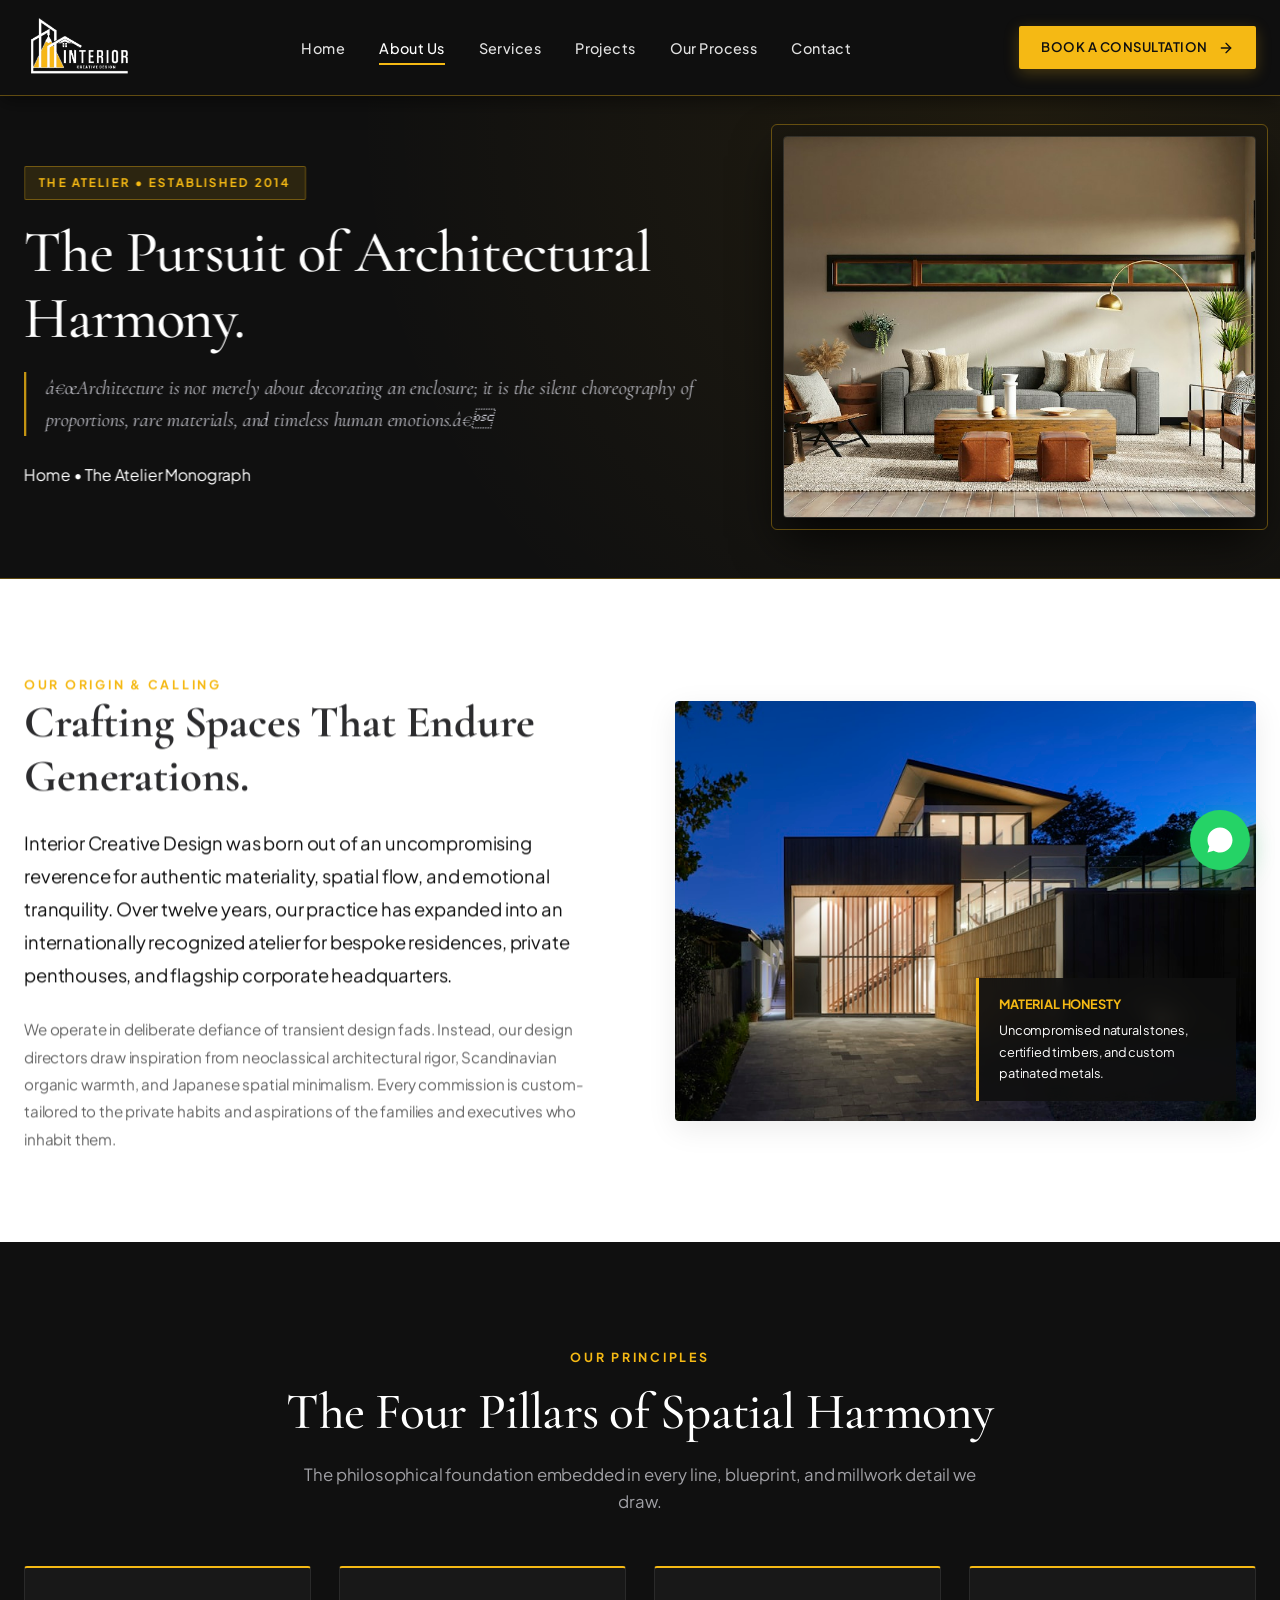
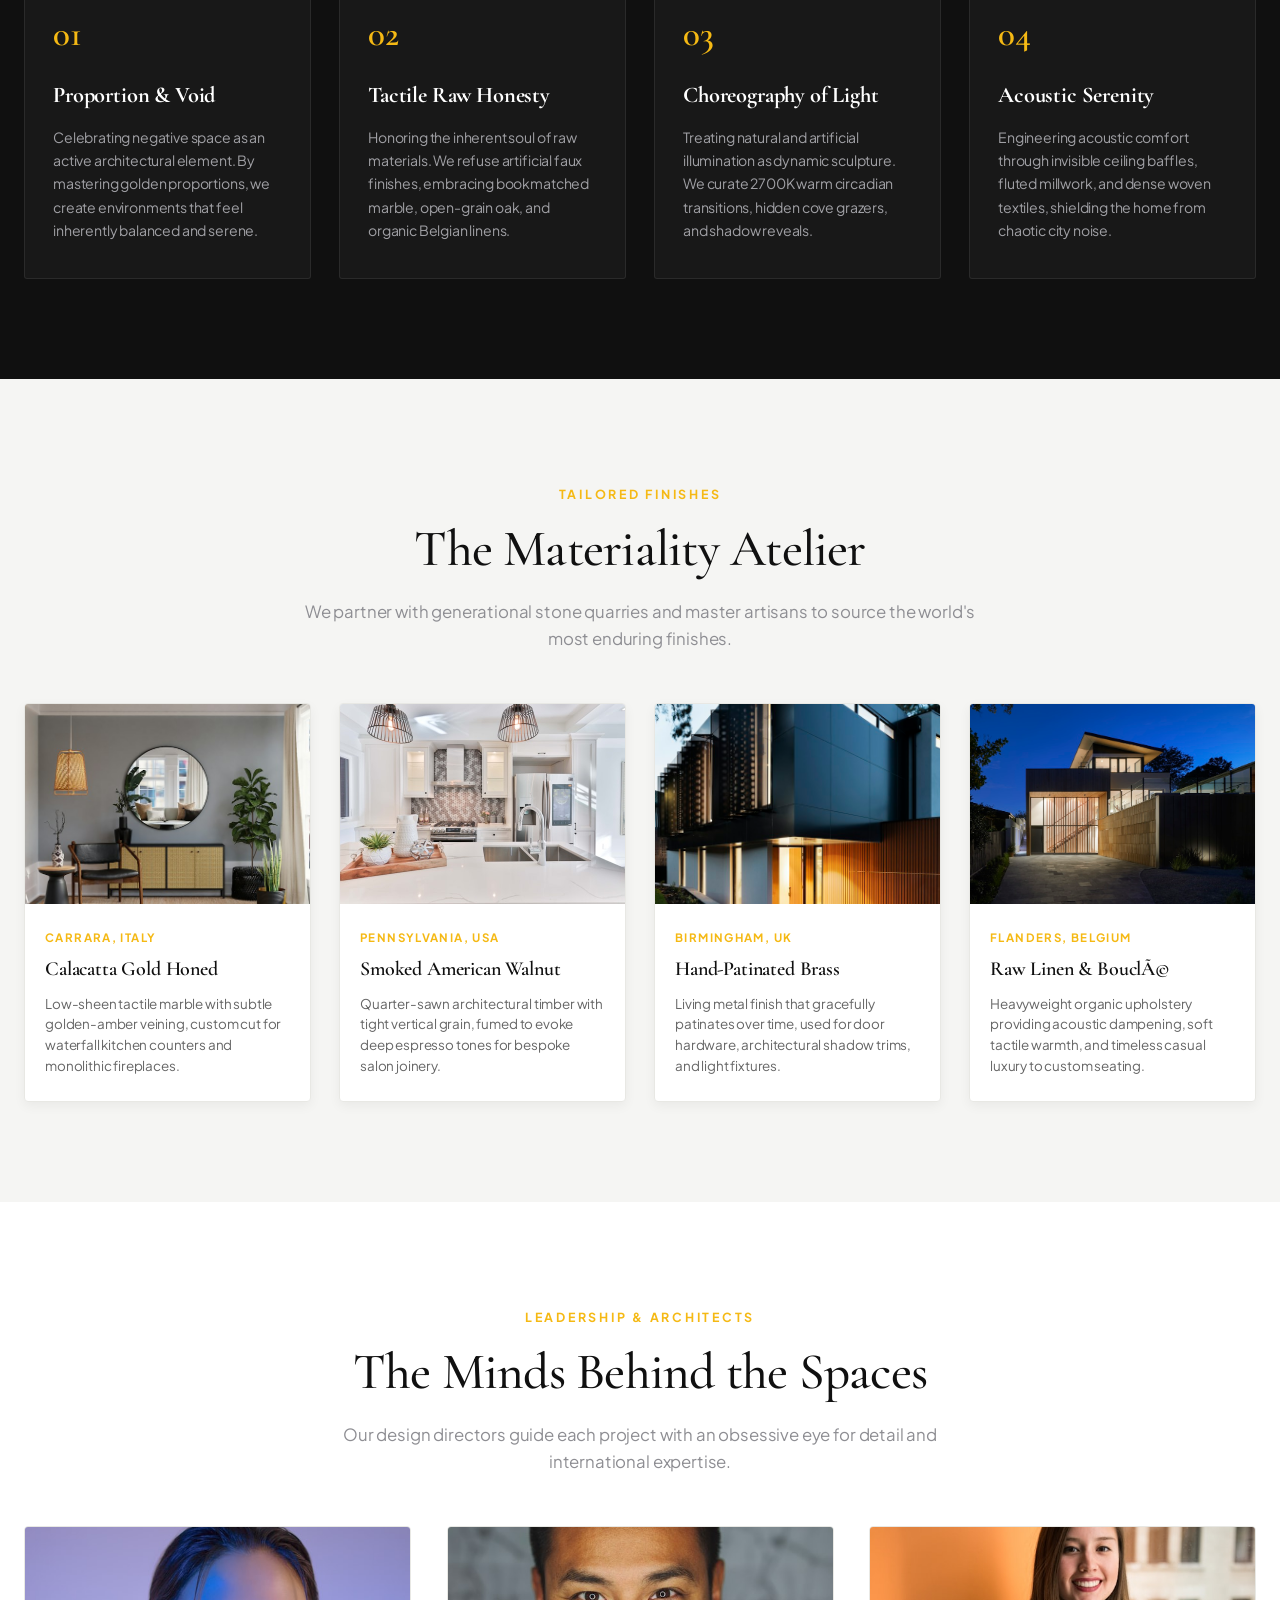
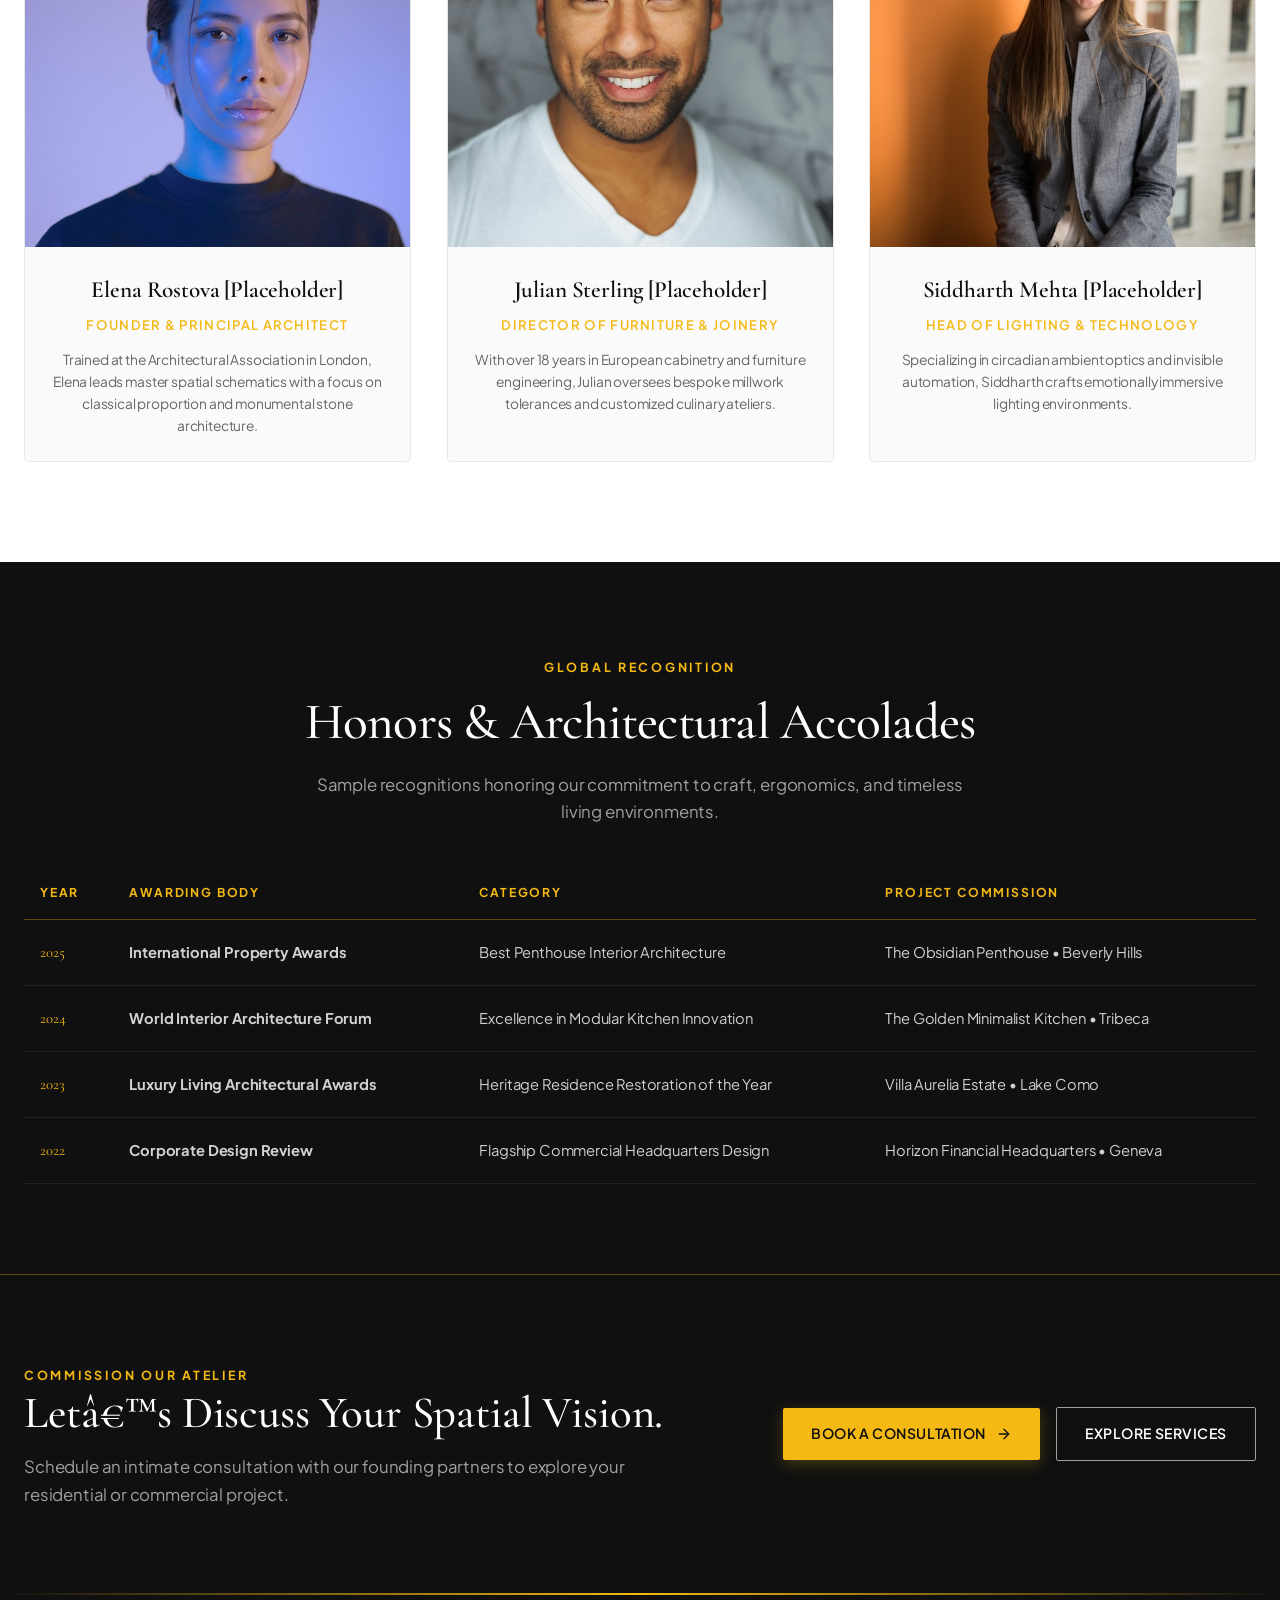
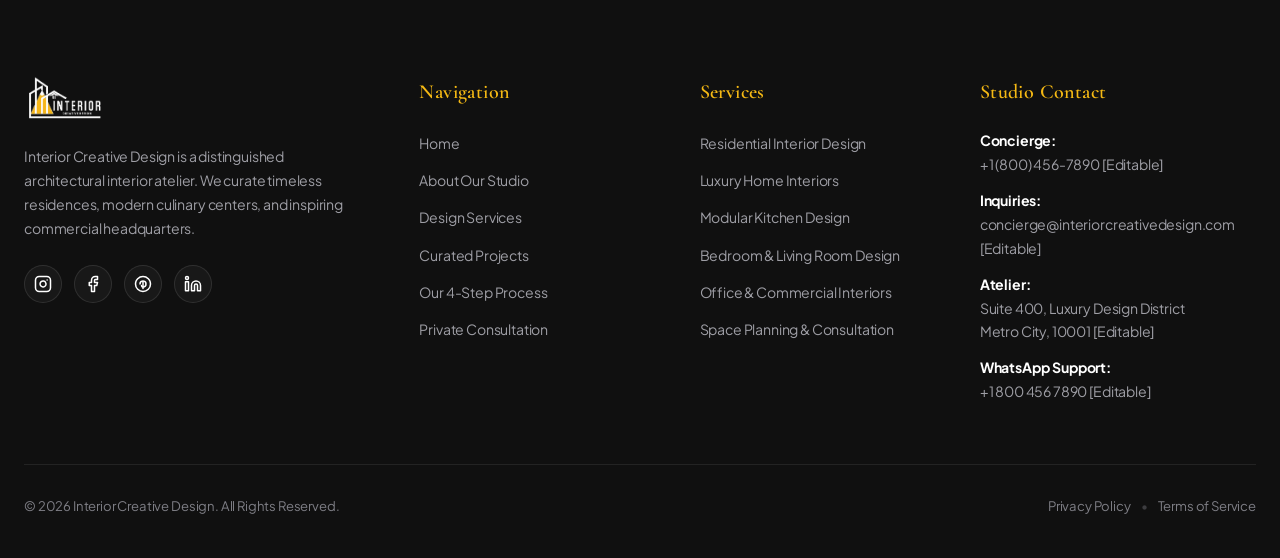
<file: about.html>
﻿<!DOCTYPE html>
<html lang="en">
<head>
  <meta charset="UTF-8">
  <meta name="viewport" content="width=device-width, initial-scale=1.0">
  <title>The Atelier &amp; Ethos | Interior Creative Design</title>
  <meta name="description" content="Explore the architectural monograph, design manifesto, master materials, and leadership team of Interior Creative Design.">
  <link rel="icon" type="image/jpeg" href="assets/images/logo.jpg">

  <!-- Google Fonts -->
  <link rel="preconnect" href="https://fonts.googleapis.com">
  <link rel="preconnect" href="https://fonts.gstatic.com" crossorigin>
  <link href="https://fonts.googleapis.com/css2?family=Cormorant+Garamond:ital,wght@0,400;0,500;0,600;0,700;1,400;1,600&family=Plus+Jakarta+Sans:wght@300;400;500;600;700&display=swap" rel="stylesheet">

  <link rel="stylesheet" href="css/style.css">
</head>
<body>

  <!-- ==================== DISTINCT INNER HEADER ==================== -->
  <header id="site-header" class="site-header inner-header">
    <div class="header-container">
      <a href="index.html" class="brand-logo" aria-label="Interior Creative Design Home">
        <img src="assets/images/logo-light.png" alt="Interior Creative Design Official Brand Logo" class="logo-img logo-light" width="210" height="124">
      </a>

      <nav class="desktop-nav" aria-label="Primary Navigation">
        <ul class="nav-list">
          <li class="nav-item"><a href="index.html" class="nav-link">Home</a></li>
          <li class="nav-item"><a href="about.html" class="nav-link active">About Us</a></li>
          <li class="nav-item"><a href="services.html" class="nav-link">Services</a></li>
          <li class="nav-item"><a href="projects.html" class="nav-link">Projects</a></li>
          <li class="nav-item"><a href="process.html" class="nav-link">Our Process</a></li>
          <li class="nav-item"><a href="contact.html" class="nav-link">Contact</a></li>
        </ul>
      </nav>

      <div class="header-action">
        <a href="contact.html" class="btn btn-gold btn-header">
          <span>Book a Consultation</span>
          <svg class="btn-arrow" width="16" height="16" viewBox="0 0 24 24" fill="none" stroke="currentColor" stroke-width="2" stroke-linecap="round" stroke-linejoin="round" aria-hidden="true"><line x1="5" y1="12" x2="19" y2="12"></line><polyline points="12 5 19 12 12 19"></polyline></svg>
        </a>

        <button id="menu-toggle" class="menu-toggle" aria-label="Toggle navigation menu" aria-expanded="false" aria-controls="mobile-nav">
          <span class="hamburger-bar"></span>
          <span class="hamburger-bar"></span>
          <span class="hamburger-bar"></span>
        </button>
      </div>
    </div>

    <!-- Mobile Drawer -->
    <div id="mobile-nav" class="mobile-nav" aria-hidden="true">
      <div class="mobile-nav-inner">
        <div class="mobile-nav-header">
          <img src="assets/images/logo-light.png" alt="Interior Creative Design Logo" class="mobile-logo">
          <button id="mobile-close" class="mobile-close" aria-label="Close navigation menu">&times;</button>
        </div>
        <ul class="mobile-nav-list">
          <li><a href="index.html" class="mobile-nav-link">Home</a></li>
          <li><a href="about.html" class="mobile-nav-link">About Us</a></li>
          <li><a href="services.html" class="mobile-nav-link">Services</a></li>
          <li><a href="projects.html" class="mobile-nav-link">Projects</a></li>
          <li><a href="process.html" class="mobile-nav-link">Our Process</a></li>
          <li><a href="contact.html" class="mobile-nav-link">Contact</a></li>
        </ul>
        <div class="mobile-nav-footer">
          <a href="contact.html" class="btn btn-gold btn-block mobile-cta">Book a Consultation</a>
        </div>
      </div>
    </div>
    <div id="mobile-overlay" class="mobile-overlay"></div>
  </header>

  <!-- ==================== ASYMMETRICAL EDITORIAL HERO ==================== -->
  <section class="page-hero-editorial" aria-label="Atelier Monograph Header">
    <div class="container">
      <div class="editorial-hero-grid">
        <div class="editorial-hero-content reveal-fade-right">
          <div class="editorial-badge">THE ATELIER &bull; ESTABLISHED 2014</div>
          <h1 class="editorial-hero-title">The Pursuit of Architectural Harmony.</h1>
          <blockquote class="editorial-hero-quote">
            â€œArchitecture is not merely about decorating an enclosure; it is the silent choreography of proportions, rare materials, and timeless human emotions.â€
          </blockquote>
          <div class="breadcrumbs">
            <a href="index.html">Home</a>
            <span class="sep">&bull;</span>
            <span class="current">The Atelier Monograph</span>
          </div>
        </div>

        <div class="editorial-hero-visual reveal-fade-left">
          <div class="editorial-hero-img-box">
            <img src="assets/images/about-studio.jpg" alt="Interior Creative Design Atelier space" class="editorial-hero-img">
          </div>
          <div class="editorial-hero-accent-frame"></div>
        </div>
      </div>
    </div>
  </section>

  <!-- ==================== MONOGRAPH NARRATIVE ==================== -->
  <section class="monograph-intro-section" aria-label="Design Narrative">
    <div class="container">
      <div class="monograph-grid">
        <div class="monograph-text reveal-fade-up">
          <span class="section-tag">OUR ORIGIN &amp; CALLING</span>
          <h2>Crafting Spaces That Endure Generations.</h2>
          <p class="monograph-lead">
            Interior Creative Design was born out of an uncompromising reverence for authentic materiality, spatial flow, and emotional tranquility. Over twelve years, our practice has expanded into an internationally recognized atelier for bespoke residences, private penthouses, and flagship corporate headquarters.
          </p>
          <p style="color: #666; font-size: 0.95rem; line-height: 1.8;">
            We operate in deliberate defiance of transient design fads. Instead, our design directors draw inspiration from neoclassical architectural rigor, Scandinavian organic warmth, and Japanese spatial minimalism. Every commission is custom-tailored to the private habits and aspirations of the families and executives who inhabit them.
          </p>
        </div>

        <div class="reveal-fade-up" style="position: relative;">
          <img src="assets/images/about-detail.jpg" alt="Artisan stone and wood details" style="border-radius: 4px; box-shadow: var(--shadow-md); width: 100%; height: 420px; object-fit: cover;">
          <div style="position: absolute; bottom: 20px; right: 20px; background: rgba(16,16,16,0.9); backdrop-filter: blur(8px); padding: 16px 20px; border-left: 3px solid var(--color-gold); color: #fff; max-width: 260px; font-size: 0.8rem;">
            <strong style="color: var(--color-gold); display: block; margin-bottom: 4px;">MATERIAL HONESTY</strong>
            Uncompromised natural stones, certified timbers, and custom patinated metals.
          </div>
        </div>
      </div>
    </div>
  </section>

  <!-- ==================== THE 4-PILLAR DESIGN MANIFESTO ==================== -->
  <section class="manifesto-section" aria-label="Design Manifesto">
    <div class="container">
      <div class="section-header text-center reveal-fade-up">
        <div class="section-tag-wrapper justify-center">
          <span class="section-tag text-gold">OUR PRINCIPLES</span>
        </div>
        <h2 class="section-title text-white">The Four Pillars of Spatial Harmony</h2>
        <p class="section-subtitle text-gray">The philosophical foundation embedded in every line, blueprint, and millwork detail we draw.</p>
      </div>

      <div class="manifesto-grid">
        <div class="manifesto-card reveal-fade-up" data-delay="100">
          <span class="manifesto-num">01</span>
          <h3 class="manifesto-title">Proportion &amp; Void</h3>
          <p class="manifesto-desc">Celebrating negative space as an active architectural element. By mastering golden proportions, we create environments that feel inherently balanced and serene.</p>
        </div>

        <div class="manifesto-card reveal-fade-up" data-delay="200">
          <span class="manifesto-num">02</span>
          <h3 class="manifesto-title">Tactile Raw Honesty</h3>
          <p class="manifesto-desc">Honoring the inherent soul of raw materials. We refuse artificial faux finishes, embracing bookmatched marble, open-grain oak, and organic Belgian linens.</p>
        </div>

        <div class="manifesto-card reveal-fade-up" data-delay="300">
          <span class="manifesto-num">03</span>
          <h3 class="manifesto-title">Choreography of Light</h3>
          <p class="manifesto-desc">Treating natural and artificial illumination as dynamic sculpture. We curate 2700K warm circadian transitions, hidden cove grazers, and shadow reveals.</p>
        </div>

        <div class="manifesto-card reveal-fade-up" data-delay="400">
          <span class="manifesto-num">04</span>
          <h3 class="manifesto-title">Acoustic Serenity</h3>
          <p class="manifesto-desc">Engineering acoustic comfort through invisible ceiling baffles, fluted millwork, and dense woven textiles, shielding the home from chaotic city noise.</p>
        </div>
      </div>
    </div>
  </section>

  <!-- ==================== MATERIALITY ATELIER (CURATED PALETTE) ==================== -->
  <section class="materials-section" aria-label="Curated Material Library">
    <div class="container">
      <div class="section-header text-center reveal-fade-up">
        <div class="section-tag-wrapper justify-center">
          <span class="section-tag">TAILORED FINISHES</span>
        </div>
        <h2 class="section-title">The Materiality Atelier</h2>
        <p class="section-subtitle">We partner with generational stone quarries and master artisans to source the world's most enduring finishes.</p>
      </div>

      <div class="materials-grid">
        <div class="material-card reveal-fade-up">
          <div class="material-img-box">
            <img src="assets/images/material-marble.jpg" alt="Calacatta Honed Marble" loading="lazy">
          </div>
          <div class="material-body">
            <span class="material-origin">CARRARA, ITALY</span>
            <h3 class="material-name">Calacatta Gold Honed</h3>
            <p class="material-desc">Low-sheen tactile marble with subtle golden-amber veining, custom cut for waterfall kitchen counters and monolithic fireplaces.</p>
          </div>
        </div>

        <div class="material-card reveal-fade-up">
          <div class="material-img-box">
            <img src="assets/images/material-wood.jpg" alt="Quarter-Sawn Smoked Walnut" loading="lazy">
          </div>
          <div class="material-body">
            <span class="material-origin">PENNSYLVANIA, USA</span>
            <h3 class="material-name">Smoked American Walnut</h3>
            <p class="material-desc">Quarter-sawn architectural timber with tight vertical grain, fumed to evoke deep espresso tones for bespoke salon joinery.</p>
          </div>
        </div>

        <div class="material-card reveal-fade-up">
          <div class="material-img-box">
            <img src="assets/images/material-brass.jpg" alt="Patinated Architectural Brass" loading="lazy">
          </div>
          <div class="material-body">
            <span class="material-origin">BIRMINGHAM, UK</span>
            <h3 class="material-name">Hand-Patinated Brass</h3>
            <p class="material-desc">Living metal finish that gracefully patinates over time, used for door hardware, architectural shadow trims, and light fixtures.</p>
          </div>
        </div>

        <div class="material-card reveal-fade-up">
          <div class="material-img-box">
            <img src="assets/images/about-detail.jpg" alt="Belgian Raw BouclÃ©" loading="lazy">
          </div>
          <div class="material-body">
            <span class="material-origin">FLANDERS, BELGIUM</span>
            <h3 class="material-name">Raw Linen &amp; BouclÃ©</h3>
            <p class="material-desc">Heavyweight organic upholstery providing acoustic dampening, soft tactile warmth, and timeless casual luxury to custom seating.</p>
          </div>
        </div>
      </div>
    </div>
  </section>

  <!-- ==================== STUDIO LEADERSHIP TEAM ==================== -->
  <section class="team-section" aria-label="Studio Leadership">
    <div class="container">
      <div class="section-header text-center reveal-fade-up">
        <div class="section-tag-wrapper justify-center">
          <span class="section-tag">LEADERSHIP &amp; ARCHITECTS</span>
        </div>
        <h2 class="section-title">The Minds Behind the Spaces</h2>
        <p class="section-subtitle">Our design directors guide each project with an obsessive eye for detail and international expertise.</p>
      </div>

      <div class="team-grid">
        <div class="team-card reveal-fade-up">
          <div class="team-img-box">
            <img src="assets/images/team-1.jpg" alt="Elena Rostova, Principal Architect" loading="lazy">
          </div>
          <div class="team-body">
            <h3 class="team-name">Elena Rostova [Placeholder]</h3>
            <span class="team-role">Founder &amp; Principal Architect</span>
            <p class="team-bio">Trained at the Architectural Association in London, Elena leads master spatial schematics with a focus on classical proportion and monumental stone architecture.</p>
          </div>
        </div>

        <div class="team-card reveal-fade-up">
          <div class="team-img-box">
            <img src="assets/images/team-2.jpg" alt="Julian Sterling, Director of Millwork" loading="lazy">
          </div>
          <div class="team-body">
            <h3 class="team-name">Julian Sterling [Placeholder]</h3>
            <span class="team-role">Director of Furniture &amp; Joinery</span>
            <p class="team-bio">With over 18 years in European cabinetry and furniture engineering, Julian oversees bespoke millwork tolerances and customized culinary ateliers.</p>
          </div>
        </div>

        <div class="team-card reveal-fade-up">
          <div class="team-img-box">
            <img src="assets/images/team-3.jpg" alt="Siddharth Mehta, Lighting Director" loading="lazy">
          </div>
          <div class="team-body">
            <h3 class="team-name">Siddharth Mehta [Placeholder]</h3>
            <span class="team-role">Head of Lighting &amp; Technology</span>
            <p class="team-bio">Specializing in circadian ambient optics and invisible automation, Siddharth crafts emotionally immersive lighting environments.</p>
          </div>
        </div>
      </div>
    </div>
  </section>

  <!-- ==================== AWARDS & RECOGNITION ==================== -->
  <section class="awards-section" aria-label="Awards and Accolades">
    <div class="container">
      <div class="section-header text-center reveal-fade-up">
        <div class="section-tag-wrapper justify-center">
          <span class="section-tag text-gold">GLOBAL RECOGNITION</span>
        </div>
        <h2 class="section-title text-white">Honors &amp; Architectural Accolades</h2>
        <p class="section-subtitle text-gray">Sample recognitions honoring our commitment to craft, ergonomics, and timeless living environments.</p>
      </div>

      <table class="awards-table reveal-fade-up">
        <thead>
          <tr>
            <th>Year</th>
            <th>Awarding Body</th>
            <th>Category</th>
            <th>Project Commission</th>
          </tr>
        </thead>
        <tbody>
          <tr>
            <td class="award-year">2025</td>
            <td><strong>International Property Awards</strong></td>
            <td>Best Penthouse Interior Architecture</td>
            <td>The Obsidian Penthouse &bull; Beverly Hills</td>
          </tr>
          <tr>
            <td class="award-year">2024</td>
            <td><strong>World Interior Architecture Forum</strong></td>
            <td>Excellence in Modular Kitchen Innovation</td>
            <td>The Golden Minimalist Kitchen &bull; Tribeca</td>
          </tr>
          <tr>
            <td class="award-year">2023</td>
            <td><strong>Luxury Living Architectural Awards</strong></td>
            <td>Heritage Residence Restoration of the Year</td>
            <td>Villa Aurelia Estate &bull; Lake Como</td>
          </tr>
          <tr>
            <td class="award-year">2022</td>
            <td><strong>Corporate Design Review</strong></td>
            <td>Flagship Commercial Headquarters Design</td>
            <td>Horizon Financial Headquarters &bull; Geneva</td>
          </tr>
        </tbody>
      </table>
    </div>
  </section>

  <!-- ==================== CALL TO ACTION BANNER ==================== -->
  <section class="cta-banner-section" aria-label="Book Consultation Banner">
    <div class="container">
      <div class="cta-banner-box reveal-fade-up">
        <div class="cta-banner-text">
          <span class="section-tag text-gold">COMMISSION OUR ATELIER</span>
          <h2 class="cta-banner-title">Letâ€™s Discuss Your Spatial Vision.</h2>
          <p class="cta-banner-subtitle">Schedule an intimate consultation with our founding partners to explore your residential or commercial project.</p>
        </div>
        <div class="cta-banner-actions">
          <a href="contact.html" class="btn btn-gold">
            <span>Book a Consultation</span>
            <svg class="btn-arrow" width="16" height="16" viewBox="0 0 24 24" fill="none" stroke="currentColor" stroke-width="2" stroke-linecap="round" stroke-linejoin="round" aria-hidden="true"><line x1="5" y1="12" x2="19" y2="12"></line><polyline points="12 5 19 12 12 19"></polyline></svg>
          </a>
          <a href="services.html" class="btn btn-outline-white">
            <span>Explore Services</span>
          </a>
        </div>
      </div>
    </div>
  </section>

  <!-- ==================== FOOTER ==================== -->
  <footer class="site-footer" aria-label="Site Footer">
    <div class="footer-gold-bar"></div>
    <div class="container footer-container">
      <div class="footer-grid">
        <div class="footer-col brand-col">
          <a href="index.html" class="footer-logo-link" aria-label="Interior Creative Design Home">
            <img src="assets/images/logo-light.png" alt="Interior Creative Design Official Brand Logo" class="footer-logo" width="220" height="130">
          </a>
          <p class="footer-brand-desc">
            Interior Creative Design is a distinguished architectural interior atelier. We curate timeless residences, modern culinary centers, and inspiring commercial headquarters.
          </p>
          <div class="footer-social-links">
            <a href="https://instagram.com" target="_blank" rel="noopener noreferrer" class="social-icon" aria-label="Instagram"><svg width="18" height="18" viewBox="0 0 24 24" fill="none" stroke="currentColor" stroke-width="2" stroke-linecap="round" stroke-linejoin="round" aria-hidden="true"><rect x="2" y="2" width="20" height="20" rx="5" ry="5"></rect><path d="M16 11.37A4 4 0 1 1 12.63 8 4 4 0 0 1 16 11.37z"></path><line x1="17.5" y1="6.5" x2="17.51" y2="6.5"></line></svg></a>
            <a href="https://facebook.com" target="_blank" rel="noopener noreferrer" class="social-icon" aria-label="Facebook"><svg width="18" height="18" viewBox="0 0 24 24" fill="none" stroke="currentColor" stroke-width="2" stroke-linecap="round" stroke-linejoin="round" aria-hidden="true"><path d="M18 2h-3a5 5 0 0 0-5 5v3H7v4h3v8h4v-8h3l1-4h-4V7a1 1 0 0 1 1-1h3z"></path></svg></a>
            <a href="https://pinterest.com" target="_blank" rel="noopener noreferrer" class="social-icon" aria-label="Pinterest"><svg width="18" height="18" viewBox="0 0 24 24" fill="none" stroke="currentColor" stroke-width="2" stroke-linecap="round" stroke-linejoin="round" aria-hidden="true"><line x1="12" y1="9" x2="12" y2="18"></line><path d="M8 12a4 4 0 1 1 8 0c0 2.2-1.8 4-4 4a2 2 0 0 1-2-2"></path><circle cx="12" cy="12" r="10"></circle></svg></a>
            <a href="https://linkedin.com" target="_blank" rel="noopener noreferrer" class="social-icon" aria-label="LinkedIn"><svg width="18" height="18" viewBox="0 0 24 24" fill="none" stroke="currentColor" stroke-width="2" stroke-linecap="round" stroke-linejoin="round" aria-hidden="true"><path d="M16 8a6 6 0 0 1 6 6v7h-4v-7a2 2 0 0 0-2-2 2 2 0 0 0-2 2v7h-4v-7a6 6 0 0 1 6-6z"></path><rect x="2" y="9" width="4" height="12"></rect><circle cx="4" cy="4" r="2"></circle></svg></a>
          </div>
        </div>

        <div class="footer-col">
          <h4 class="footer-heading">Navigation</h4>
          <ul class="footer-links">
            <li><a href="index.html">Home</a></li>
            <li><a href="about.html">About Our Studio</a></li>
            <li><a href="services.html">Design Services</a></li>
            <li><a href="projects.html">Curated Projects</a></li>
            <li><a href="process.html">Our 4-Step Process</a></li>
            <li><a href="contact.html">Private Consultation</a></li>
          </ul>
        </div>

        <div class="footer-col">
          <h4 class="footer-heading">Services</h4>
          <ul class="footer-links">
            <li><a href="services.html">Residential Interior Design</a></li>
            <li><a href="services.html">Luxury Home Interiors</a></li>
            <li><a href="services.html">Modular Kitchen Design</a></li>
            <li><a href="services.html">Bedroom &amp; Living Room Design</a></li>
            <li><a href="services.html">Office &amp; Commercial Interiors</a></li>
            <li><a href="services.html">Space Planning &amp; Consultation</a></li>
          </ul>
        </div>

        <div class="footer-col">
          <h4 class="footer-heading">Studio Contact</h4>
          <div class="footer-contact-block">
            <p><strong>Concierge:</strong><br><a href="tel:+18004567890">+1 (800) 456-7890</a> [Editable]</p>
            <p><strong>Inquiries:</strong><br><a href="mailto:concierge@interiorcreativedesign.com">concierge@interiorcreativedesign.com</a> [Editable]</p>
            <p><strong>Atelier:</strong><br>Suite 400, Luxury Design District<br>Metro City, 10001 [Editable]</p>
            <p><strong>WhatsApp Support:</strong><br><a href="https://wa.me/18004567890" target="_blank" rel="noopener noreferrer">+1 800 456 7890</a> [Editable]</p>
          </div>
        </div>
      </div>

      <div class="footer-bottom">
        <p class="copyright-text">&copy; 2026 Interior Creative Design. All Rights Reserved.</p>
        <div class="footer-legal">
          <a href="contact.html">Privacy Policy</a>
          <span class="sep">&bull;</span>
          <a href="contact.html">Terms of Service</a>
        </div>
      </div>
    </div>
  </footer>

  <!-- Floating WhatsApp -->
  <aside class="floating-whatsapp" aria-label="Chat on WhatsApp">
    <a href="https://wa.me/18004567890?text=Hello%20Interior%20Creative%20Design%2C%20I%20would%20like%20to%20inquire%20about%20your%20studio." 
       target="_blank" rel="noopener noreferrer" class="whatsapp-btn" aria-label="Direct WhatsApp Consultation">
      <span class="whatsapp-pulse"></span>
      <span class="whatsapp-tooltip">Chat with Our Design Team</span>
      <svg width="30" height="30" viewBox="0 0 24 24" fill="currentColor" aria-hidden="true"><path d="M12.031 6.172c-3.181 0-5.767 2.586-5.768 5.766-.001 1.298.38 2.27 1.019 3.287l-.711 2.598 2.664-.698c.969.584 1.761.888 2.796.888 3.182 0 5.768-2.587 5.768-5.766.001-3.182-2.585-5.775-5.768-5.775zm3.376 8.21c-.141.398-.822.766-1.139.814-.316.048-.711.08-2.072-.484-1.636-.677-2.678-2.359-2.759-2.468-.08-.109-.658-.876-.658-1.671 0-.795.418-1.186.566-1.346.148-.161.323-.201.43-.201.108 0 .216.001.311.006.101.005.236-.038.369.281.139.333.475 1.159.516 1.243.041.084.068.183.013.292-.054.108-.082.176-.162.27-.081.095-.17.212-.243.285-.081.08-.166.168-.071.332.095.163.421.695.903 1.124.621.553 1.144.724 1.307.805.163.081.258.072.354-.039.096-.111.411-.479.52-.643.109-.163.217-.137.366-.082.149.055.945.446 1.107.527.163.081.271.122.311.19.041.068.041.396-.1.794zM12 2C6.477 2 2 6.477 2 12c0 1.89.525 3.66 1.438 5.168L2 22l4.981-1.399C8.423 21.494 10.153 22 12 22c5.523 0 10-4.477 10-10S17.523 2 12 2z"/></svg>
    </a>
  </aside>

  <script src="js/script.js"></script>
</body>
</html>
</file>
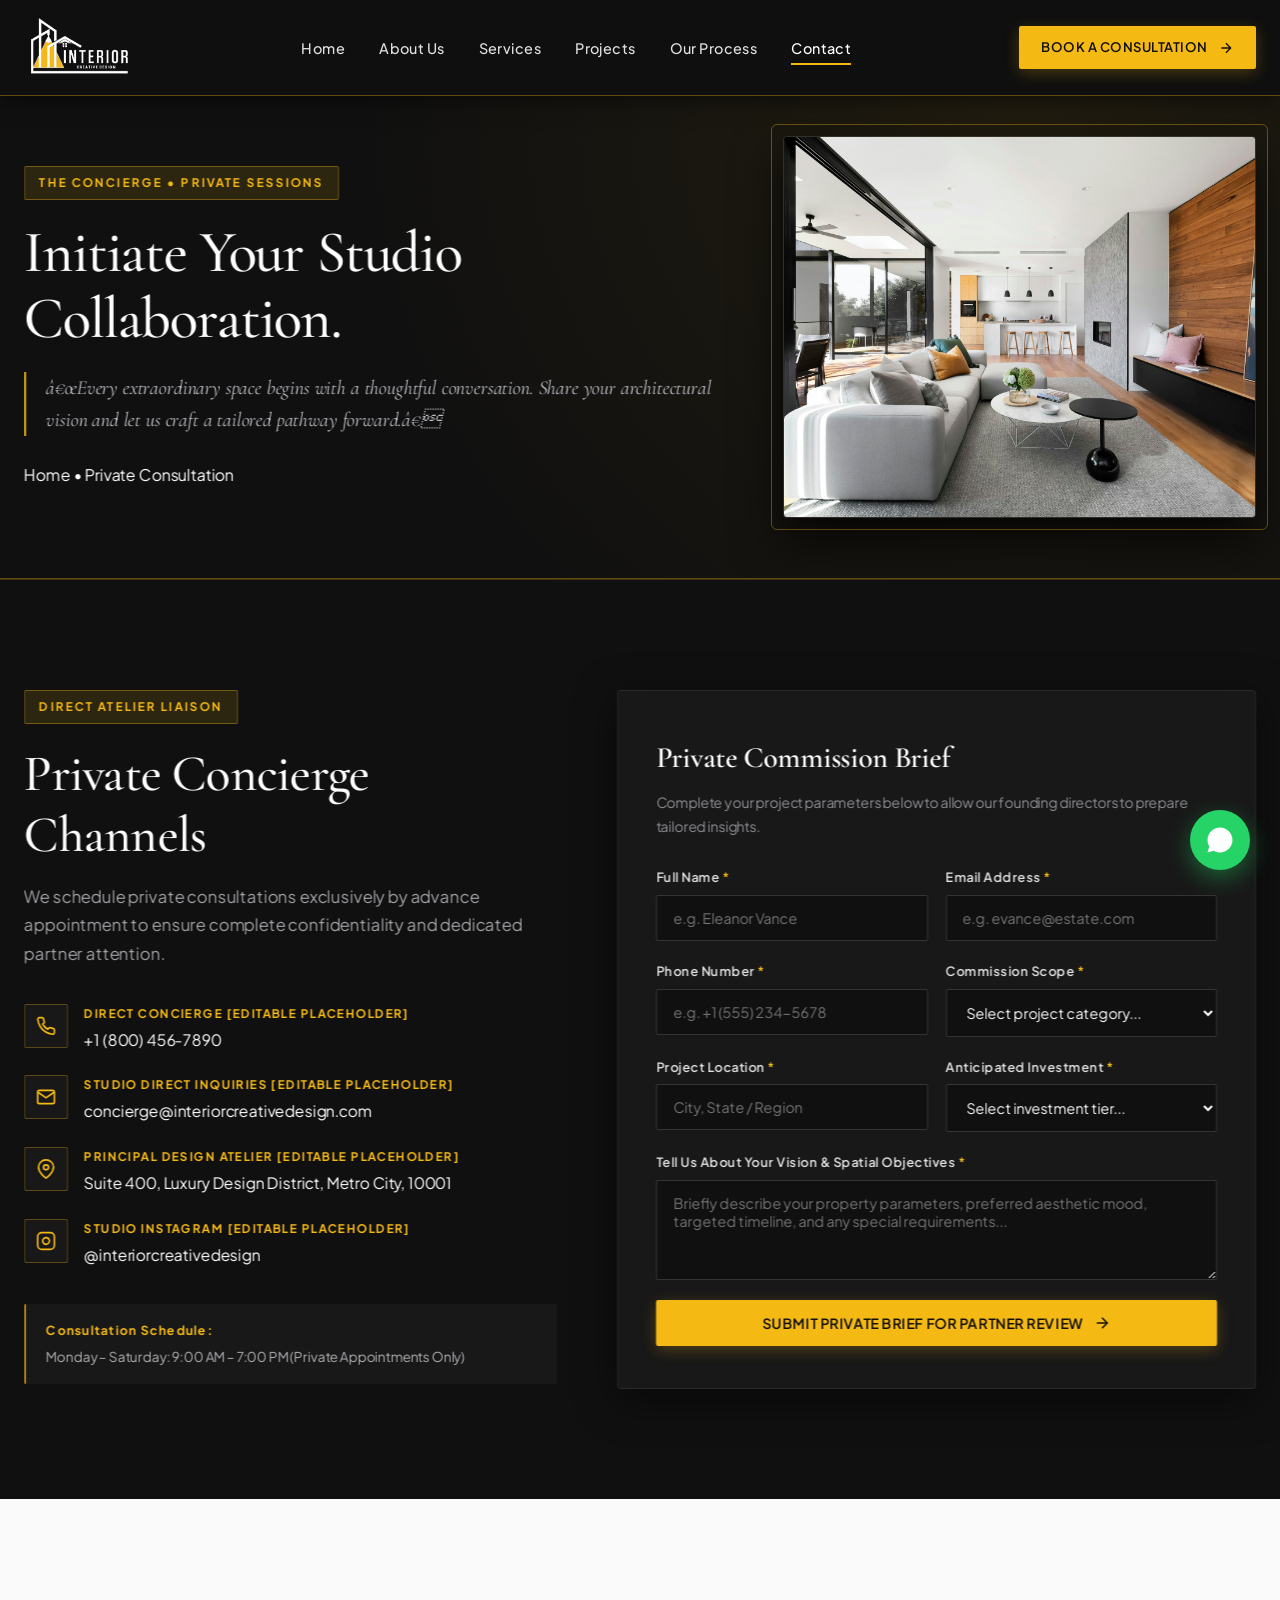
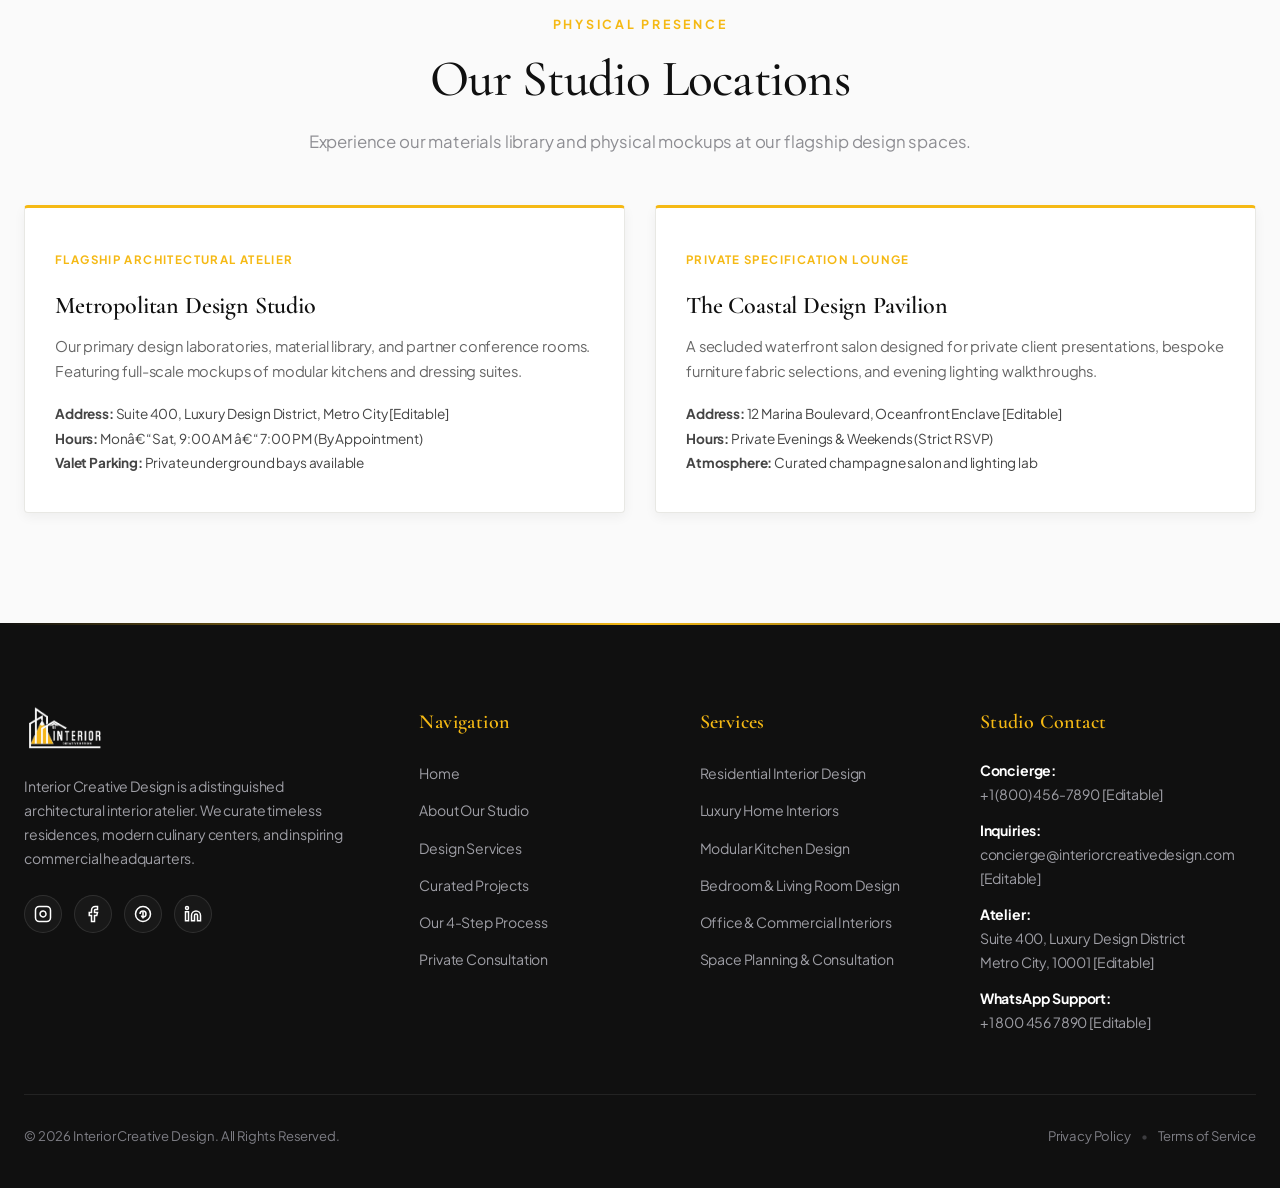
<file: contact.html>
﻿<!DOCTYPE html>
<html lang="en">
<head>
  <meta charset="UTF-8">
  <meta name="viewport" content="width=device-width, initial-scale=1.0">
  <title>Private Consultation &amp; Concierge | Interior Creative Design</title>
  <meta name="description" content="Request an exclusive private consultation at our design atelier or arrange a virtual review of your residential or commercial space.">
  <link rel="icon" type="image/jpeg" href="assets/images/logo.jpg">

  <!-- Google Fonts -->
  <link rel="preconnect" href="https://fonts.googleapis.com">
  <link rel="preconnect" href="https://fonts.gstatic.com" crossorigin>
  <link href="https://fonts.googleapis.com/css2?family=Cormorant+Garamond:ital,wght@0,400;0,500;0,600;0,700;1,400;1,600&family=Plus+Jakarta+Sans:wght@300;400;500;600;700&display=swap" rel="stylesheet">

  <link rel="stylesheet" href="css/style.css">
</head>
<body>

  <!-- ==================== DISTINCT INNER HEADER ==================== -->
  <header id="site-header" class="site-header inner-header">
    <div class="header-container">
      <a href="index.html" class="brand-logo" aria-label="Interior Creative Design Home">
        <img src="assets/images/logo-light.png" alt="Interior Creative Design Official Brand Logo" class="logo-img logo-light" width="210" height="124">
      </a>

      <nav class="desktop-nav" aria-label="Primary Navigation">
        <ul class="nav-list">
          <li class="nav-item"><a href="index.html" class="nav-link">Home</a></li>
          <li class="nav-item"><a href="about.html" class="nav-link">About Us</a></li>
          <li class="nav-item"><a href="services.html" class="nav-link">Services</a></li>
          <li class="nav-item"><a href="projects.html" class="nav-link">Projects</a></li>
          <li class="nav-item"><a href="process.html" class="nav-link">Our Process</a></li>
          <li class="nav-item"><a href="contact.html" class="nav-link active">Contact</a></li>
        </ul>
      </nav>

      <div class="header-action">
        <a href="contact.html" class="btn btn-gold btn-header">
          <span>Book a Consultation</span>
          <svg class="btn-arrow" width="16" height="16" viewBox="0 0 24 24" fill="none" stroke="currentColor" stroke-width="2"><line x1="5" y1="12" x2="19" y2="12"></line><polyline points="12 5 19 12 12 19"></polyline></svg>
        </a>

        <button id="menu-toggle" class="menu-toggle" aria-label="Toggle navigation menu" aria-expanded="false" aria-controls="mobile-nav">
          <span class="hamburger-bar"></span>
          <span class="hamburger-bar"></span>
          <span class="hamburger-bar"></span>
        </button>
      </div>
    </div>

    <!-- Mobile Drawer -->
    <div id="mobile-nav" class="mobile-nav" aria-hidden="true">
      <div class="mobile-nav-inner">
        <div class="mobile-nav-header">
          <img src="assets/images/logo-light.png" alt="Interior Creative Design Logo" class="mobile-logo">
          <button id="mobile-close" class="mobile-close" aria-label="Close navigation menu">&times;</button>
        </div>
        <ul class="mobile-nav-list">
          <li><a href="index.html" class="mobile-nav-link">Home</a></li>
          <li><a href="about.html" class="mobile-nav-link">About Us</a></li>
          <li><a href="services.html" class="mobile-nav-link">Services</a></li>
          <li><a href="projects.html" class="mobile-nav-link">Projects</a></li>
          <li><a href="process.html" class="mobile-nav-link">Our Process</a></li>
          <li><a href="contact.html" class="mobile-nav-link">Contact</a></li>
        </ul>
        <div class="mobile-nav-footer">
          <a href="contact.html" class="btn btn-gold btn-block mobile-cta">Book a Consultation</a>
        </div>
      </div>
    </div>
    <div id="mobile-overlay" class="mobile-overlay"></div>
  </header>

  <!-- ==================== EDITORIAL HERO ==================== -->
  <section class="page-hero-editorial" aria-label="Contact Concierge Header">
    <div class="container">
      <div class="editorial-hero-grid">
        <div class="editorial-hero-content reveal-fade-right">
          <div class="editorial-badge">THE CONCIERGE &bull; PRIVATE SESSIONS</div>
          <h1 class="editorial-hero-title">Initiate Your Studio Collaboration.</h1>
          <blockquote class="editorial-hero-quote">
            â€œEvery extraordinary space begins with a thoughtful conversation. Share your architectural vision and let us craft a tailored pathway forward.â€
          </blockquote>
          <div class="breadcrumbs">
            <a href="index.html">Home</a>
            <span class="sep">&bull;</span>
            <span class="current">Private Consultation</span>
          </div>
        </div>

        <div class="editorial-hero-visual reveal-fade-left">
          <div class="editorial-hero-img-box">
            <img src="assets/images/banner-contact.jpg" alt="Interior Design Studio Consultation Room" class="editorial-hero-img">
          </div>
          <div class="editorial-hero-accent-frame"></div>
        </div>
      </div>
    </div>
  </section>

  <!-- ==================== BESPOKE CONSULTATION FORM & CONCIERGE ==================== -->
  <section class="section contact-section" aria-label="Consultation Form">
    <div class="container">
      <div class="contact-grid">
        
        <!-- Left: Concierge Protocol -->
        <div class="contact-info-panel reveal-fade-right">
          <span class="editorial-badge">DIRECT ATELIER LIAISON</span>
          <h2 class="section-title text-white">Private Concierge Channels</h2>
          <p class="contact-lead text-gray">
            We schedule private consultations exclusively by advance appointment to ensure complete confidentiality and dedicated partner attention.
          </p>

          <div class="contact-details-list">
            <!-- Telephone -->
            <div class="contact-item">
              <div class="contact-icon">
                <svg width="20" height="20" viewBox="0 0 24 24" fill="none" stroke="currentColor" stroke-width="2"><path d="M22 16.92v3a2 2 0 0 1-2.18 2 19.79 19.79 0 0 1-8.63-3.07 19.5 19.5 0 0 1-6-6 19.79 19.79 0 0 1-3.07-8.67A2 2 0 0 1 4.11 2h3a2 2 0 0 1 2 1.72 12.84 12.84 0 0 0 .7 2.81 2 2 0 0 1-.45 2.11L8.09 9.91a16 16 0 0 0 6 6l1.27-1.27a2 2 0 0 1 2.11-.45 12.84 12.84 0 0 0 2.81.7A2 2 0 0 1 22 16.92z"></path></svg>
              </div>
              <div class="contact-text">
                <span class="contact-label">Direct Concierge [Editable Placeholder]</span>
                <a href="tel:+18004567890" class="contact-value">+1 (800) 456-7890</a>
              </div>
            </div>

            <!-- Email -->
            <div class="contact-item">
              <div class="contact-icon">
                <svg width="20" height="20" viewBox="0 0 24 24" fill="none" stroke="currentColor" stroke-width="2"><path d="M4 4h16c1.1 0 2 .9 2 2v12c0 1.1-.9 2-2 2H4c-1.1 0-2-.9-2-2V6c0-1.1.9-2 2-2z"></path><polyline points="22,6 12,13 2,6"></polyline></svg>
              </div>
              <div class="contact-text">
                <span class="contact-label">Studio Direct Inquiries [Editable Placeholder]</span>
                <a href="mailto:concierge@interiorcreativedesign.com" class="contact-value">concierge@interiorcreativedesign.com</a>
              </div>
            </div>

            <!-- Atelier Address -->
            <div class="contact-item">
              <div class="contact-icon">
                <svg width="20" height="20" viewBox="0 0 24 24" fill="none" stroke="currentColor" stroke-width="2"><path d="M21 10c0 7-9 13-9 13s-9-6-9-13a9 9 0 0 1 18 0z"></path><circle cx="12" cy="10" r="3"></circle></svg>
              </div>
              <div class="contact-text">
                <span class="contact-label">Principal Design Atelier [Editable Placeholder]</span>
                <span class="contact-value">Suite 400, Luxury Design District, Metro City, 10001</span>
              </div>
            </div>

            <!-- WhatsApp -->
            <div class="contact-item">
              <div class="contact-icon">
                <svg width="20" height="20" viewBox="0 0 24 24" fill="none" stroke="currentColor" stroke-width="2"><rect x="2" y="2" width="20" height="20" rx="5" ry="5"></rect><path d="M16 11.37A4 4 0 1 1 12.63 8 4 4 0 0 1 16 11.37z"></path><line x1="17.5" y1="6.5" x2="17.51" y2="6.5"></line></svg>
              </div>
              <div class="contact-text">
                <span class="contact-label">Studio Instagram [Editable Placeholder]</span>
                <a href="https://instagram.com" target="_blank" rel="noopener noreferrer" class="contact-value">@interiorcreativedesign</a>
              </div>
            </div>
          </div>

          <div class="studio-hours">
            <span class="hours-title">Consultation Schedule:</span>
            <p>Monday &ndash; Saturday: 9:00 AM &ndash; 7:00 PM (Private Appointments Only)</p>
          </div>
        </div>

        <!-- Right: Bespoke Questionnaire Form -->
        <div class="contact-form-panel reveal-fade-left">
          <div class="form-wrapper">
            <h3 class="form-title">Private Commission Brief</h3>
            <p class="form-subtitle">Complete your project parameters below to allow our founding directors to prepare tailored insights.</p>
            
            <form id="consultation-form" class="consultation-form" novalidate>
              
              <div class="form-row">
                <div class="form-group">
                  <label for="client-name" class="form-label">Full Name <span class="text-gold">*</span></label>
                  <input type="text" id="client-name" name="name" class="form-input" placeholder="e.g. Eleanor Vance" required>
                  <span class="form-error-msg" id="name-error">Please enter your full name</span>
                </div>
                
                <div class="form-group">
                  <label for="client-email" class="form-label">Email Address <span class="text-gold">*</span></label>
                  <input type="email" id="client-email" name="email" class="form-input" placeholder="e.g. evance@estate.com" required>
                  <span class="form-error-msg" id="email-error">Please enter a valid email address</span>
                </div>
              </div>

              <div class="form-row">
                <div class="form-group">
                  <label for="client-phone" class="form-label">Phone Number <span class="text-gold">*</span></label>
                  <input type="tel" id="client-phone" name="phone" class="form-input" placeholder="e.g. +1 (555) 234-5678" required>
                  <span class="form-error-msg" id="phone-error">Please enter your telephone number</span>
                </div>

                <div class="form-group">
                  <label for="project-type" class="form-label">Commission Scope <span class="text-gold">*</span></label>
                  <select id="project-type" name="projectType" class="form-select" required>
                    <option value="" disabled selected>Select project category...</option>
                    <option value="Residential Villa / Apartment">Residential Villa / Apartment</option>
                    <option value="Luxury Penthouse Renovation">Luxury Penthouse Renovation</option>
                    <option value="Modular Kitchen Design">Modular Kitchen Design</option>
                    <option value="Bedroom &amp; Living Room Suite">Bedroom &amp; Living Room Suite</option>
                    <option value="Commercial Office / Showroom">Commercial Office / Showroom</option>
                    <option value="Full Space Planning &amp; Advisory">Full Space Planning &amp; Advisory</option>
                  </select>
                  <span class="form-error-msg" id="projectType-error">Please select a project type</span>
                </div>
              </div>

              <div class="form-row">
                <div class="form-group">
                  <label for="project-location" class="form-label">Project Location <span class="text-gold">*</span></label>
                  <input type="text" id="project-location" name="location" class="form-input" placeholder="City, State / Region" required>
                  <span class="form-error-msg" id="location-error">Please enter your project location</span>
                </div>

                <div class="form-group">
                  <label for="project-budget" class="form-label">Anticipated Investment <span class="text-gold">*</span></label>
                  <select id="project-budget" name="budget" class="form-select" required>
                    <option value="" disabled selected>Select investment tier...</option>
                    <option value="$25,000 â€“ $50,000">$25,000 â€“ $50,000</option>
                    <option value="$50,000 â€“ $100,000">$50,000 â€“ $100,000</option>
                    <option value="$100,000 â€“ $250,000">$100,000 â€“ $250,000</option>
                    <option value="$250,000+ (Ultra Luxury)">$250,000+ (Ultra Luxury)</option>
                    <option value="Flexible / To Be Discussed">Flexible / To Be Discussed</option>
                  </select>
                  <span class="form-error-msg" id="budget-error">Please select an estimated budget</span>
                </div>
              </div>

              <div class="form-group">
                <label for="client-message" class="form-label">Tell Us About Your Vision &amp; Spatial Objectives <span class="text-gold">*</span></label>
                <textarea id="client-message" name="message" class="form-textarea" rows="4" placeholder="Briefly describe your property parameters, preferred aesthetic mood, targeted timeline, and any special requirements..." required></textarea>
                <span class="form-error-msg" id="message-error">Please describe your project requirements</span>
              </div>

              <div class="form-action">
                <button type="submit" id="submit-btn" class="btn btn-gold btn-block">
                  <span>Submit Private Brief for Partner Review</span>
                  <svg width="18" height="18" viewBox="0 0 24 24" fill="none" stroke="currentColor" stroke-width="2"><line x1="5" y1="12" x2="19" y2="12"></line><polyline points="12 5 19 12 12 19"></polyline></svg>
                </button>
              </div>

              <div id="form-success" class="form-success-box" role="alert" aria-live="polite">
                <div class="success-icon">
                  <svg width="24" height="24" viewBox="0 0 24 24" fill="none" stroke="currentColor" stroke-width="2"><path d="M22 11.08V12a10 10 0 1 1-5.93-9.14"></path><polyline points="22 4 12 14.01 9 11.01"></polyline></svg>
                </div>
                <div class="success-text">
                  <h4 class="success-title">Brief Received by Partner Office!</h4>
                  <p id="success-message">Thank you. Our senior design director will review your project requirements and contact you within 24 business hours to arrange your private design consultation.</p>
                </div>
              </div>

            </form>
          </div>
        </div>

      </div>
    </div>
  </section>

  <!-- ==================== STUDIO ATELIER LOCATIONS ==================== -->
  <section class="section" style="background-color: #FAFAFA;" aria-label="Studio Atelier Locations">
    <div class="container">
      <div class="section-header text-center reveal-fade-up">
        <div class="section-tag-wrapper justify-center">
          <span class="section-tag">PHYSICAL PRESENCE</span>
        </div>
        <h2 class="section-title">Our Studio Locations</h2>
        <p class="section-subtitle">Experience our materials library and physical mockups at our flagship design spaces.</p>
      </div>

      <div class="location-cards-grid">
        <div class="location-card reveal-fade-up">
          <span class="location-tag">FLAGSHIP ARCHITECTURAL ATELIER</span>
          <h3 class="location-name">Metropolitan Design Studio</h3>
          <p style="color: #666; font-size: 0.92rem; line-height: 1.7; margin-bottom: 18px;">
            Our primary design laboratories, material library, and partner conference rooms. Featuring full-scale mockups of modular kitchens and dressing suites.
          </p>
          <div style="font-size: 0.85rem; color: #444; line-height: 1.8;">
            <p><strong>Address:</strong> Suite 400, Luxury Design District, Metro City [Editable]</p>
            <p><strong>Hours:</strong> Monâ€“Sat, 9:00 AM â€“ 7:00 PM (By Appointment)</p>
            <p><strong>Valet Parking:</strong> Private underground bays available</p>
          </div>
        </div>

        <div class="location-card reveal-fade-up">
          <span class="location-tag">PRIVATE SPECIFICATION LOUNGE</span>
          <h3 class="location-name">The Coastal Design Pavilion</h3>
          <p style="color: #666; font-size: 0.92rem; line-height: 1.7; margin-bottom: 18px;">
            A secluded waterfront salon designed for private client presentations, bespoke furniture fabric selections, and evening lighting walkthroughs.
          </p>
          <div style="font-size: 0.85rem; color: #444; line-height: 1.8;">
            <p><strong>Address:</strong> 12 Marina Boulevard, Oceanfront Enclave [Editable]</p>
            <p><strong>Hours:</strong> Private Evenings &amp; Weekends (Strict RSVP)</p>
            <p><strong>Atmosphere:</strong> Curated champagne salon and lighting lab</p>
          </div>
        </div>
      </div>
    </div>
  </section>

  <!-- ==================== FOOTER ==================== -->
  <footer class="site-footer" aria-label="Site Footer">
    <div class="footer-gold-bar"></div>
    <div class="container footer-container">
      <div class="footer-grid">
        <div class="footer-col brand-col">
          <a href="index.html" class="footer-logo-link" aria-label="Interior Creative Design Home">
            <img src="assets/images/logo-light.png" alt="Interior Creative Design Official Brand Logo" class="footer-logo" width="220" height="130">
          </a>
          <p class="footer-brand-desc">
            Interior Creative Design is a distinguished architectural interior atelier. We curate timeless residences, modern culinary centers, and inspiring commercial headquarters.
          </p>
          <div class="footer-social-links">
            <a href="https://instagram.com" target="_blank" rel="noopener noreferrer" class="social-icon" aria-label="Instagram"><svg width="18" height="18" viewBox="0 0 24 24" fill="none" stroke="currentColor" stroke-width="2"><rect x="2" y="2" width="20" height="20" rx="5" ry="5"></rect><path d="M16 11.37A4 4 0 1 1 12.63 8 4 4 0 0 1 16 11.37z"></path><line x1="17.5" y1="6.5" x2="17.51" y2="6.5"></line></svg></a>
            <a href="https://facebook.com" target="_blank" rel="noopener noreferrer" class="social-icon" aria-label="Facebook"><svg width="18" height="18" viewBox="0 0 24 24" fill="none" stroke="currentColor" stroke-width="2"><path d="M18 2h-3a5 5 0 0 0-5 5v3H7v4h3v8h4v-8h3l1-4h-4V7a1 1 0 0 1 1-1h3z"></path></svg></a>
            <a href="https://pinterest.com" target="_blank" rel="noopener noreferrer" class="social-icon" aria-label="Pinterest"><svg width="18" height="18" viewBox="0 0 24 24" fill="none" stroke="currentColor" stroke-width="2"><line x1="12" y1="9" x2="12" y2="18"></line><path d="M8 12a4 4 0 1 1 8 0c0 2.2-1.8 4-4 4a2 2 0 0 1-2-2"></path><circle cx="12" cy="12" r="10"></circle></svg></a>
            <a href="https://linkedin.com" target="_blank" rel="noopener noreferrer" class="social-icon" aria-label="LinkedIn"><svg width="18" height="18" viewBox="0 0 24 24" fill="none" stroke="currentColor" stroke-width="2"><path d="M16 8a6 6 0 0 1 6 6v7h-4v-7a2 2 0 0 0-2-2 2 2 0 0 0-2 2v7h-4v-7a6 6 0 0 1 6-6z"></path><rect x="2" y="9" width="4" height="12"></rect><circle cx="4" cy="4" r="2"></circle></svg></a>
          </div>
        </div>

        <div class="footer-col">
          <h4 class="footer-heading">Navigation</h4>
          <ul class="footer-links">
            <li><a href="index.html">Home</a></li>
            <li><a href="about.html">About Our Studio</a></li>
            <li><a href="services.html">Design Services</a></li>
            <li><a href="projects.html">Curated Projects</a></li>
            <li><a href="process.html">Our 4-Step Process</a></li>
            <li><a href="contact.html">Private Consultation</a></li>
          </ul>
        </div>

        <div class="footer-col">
          <h4 class="footer-heading">Services</h4>
          <ul class="footer-links">
            <li><a href="services.html">Residential Interior Design</a></li>
            <li><a href="services.html">Luxury Home Interiors</a></li>
            <li><a href="services.html">Modular Kitchen Design</a></li>
            <li><a href="services.html">Bedroom &amp; Living Room Design</a></li>
            <li><a href="services.html">Office &amp; Commercial Interiors</a></li>
            <li><a href="services.html">Space Planning &amp; Consultation</a></li>
          </ul>
        </div>

        <div class="footer-col">
          <h4 class="footer-heading">Studio Contact</h4>
          <div class="footer-contact-block">
            <p><strong>Concierge:</strong><br><a href="tel:+18004567890">+1 (800) 456-7890</a> [Editable]</p>
            <p><strong>Inquiries:</strong><br><a href="mailto:concierge@interiorcreativedesign.com">concierge@interiorcreativedesign.com</a> [Editable]</p>
            <p><strong>Atelier:</strong><br>Suite 400, Luxury Design District<br>Metro City, 10001 [Editable]</p>
            <p><strong>WhatsApp Support:</strong><br><a href="https://wa.me/18004567890" target="_blank" rel="noopener noreferrer">+1 800 456 7890</a> [Editable]</p>
          </div>
        </div>
      </div>

      <div class="footer-bottom">
        <p class="copyright-text">&copy; 2026 Interior Creative Design. All Rights Reserved.</p>
        <div class="footer-legal">
          <a href="contact.html">Privacy Policy</a>
          <span class="sep">&bull;</span>
          <a href="contact.html">Terms of Service</a>
        </div>
      </div>
    </div>
  </footer>

  <!-- Floating WhatsApp -->
  <aside class="floating-whatsapp" aria-label="Chat on WhatsApp">
    <a href="https://wa.me/18004567890?text=Hello%20Interior%20Creative%20Design%2C%20I%20would%20like%20to%20inquire%20about%20a%20private%20consultation." 
       target="_blank" rel="noopener noreferrer" class="whatsapp-btn" aria-label="Direct WhatsApp Consultation">
      <span class="whatsapp-pulse"></span>
      <span class="whatsapp-tooltip">Chat with Our Design Team</span>
      <svg width="30" height="30" viewBox="0 0 24 24" fill="currentColor"><path d="M12.031 6.172c-3.181 0-5.767 2.586-5.768 5.766-.001 1.298.38 2.27 1.019 3.287l-.711 2.598 2.664-.698c.969.584 1.761.888 2.796.888 3.182 0 5.768-2.587 5.768-5.766.001-3.182-2.585-5.775-5.768-5.775zm3.376 8.21c-.141.398-.822.766-1.139.814-.316.048-.711.08-2.072-.484-1.636-.677-2.678-2.359-2.759-2.468-.08-.109-.658-.876-.658-1.671 0-.795.418-1.186.566-1.346.148-.161.323-.201.43-.201.108 0 .216.001.311.006.101.005.236-.038.369.281.139.333.475 1.159.516 1.243.041.084.068.183.013.292-.054.108-.082.176-.162.27-.081.095-.17.212-.243.285-.081.08-.166.168-.071.332.095.163.421.695.903 1.124.621.553 1.144.724 1.307.805.163.081.258.072.354-.039.096-.111.411-.479.52-.643.109-.163.217-.137.366-.082.149.055.945.446 1.107.527.163.081.271.122.311.19.041.068.041.396-.1.794zM12 2C6.477 2 2 6.477 2 12c0 1.89.525 3.66 1.438 5.168L2 22l4.981-1.399C8.423 21.494 10.153 22 12 22c5.523 0 10-4.477 10-10S17.523 2 12 2z"/></svg>
    </a>
  </aside>

  <script src="js/script.js"></script>
</body>
</html>
</file>
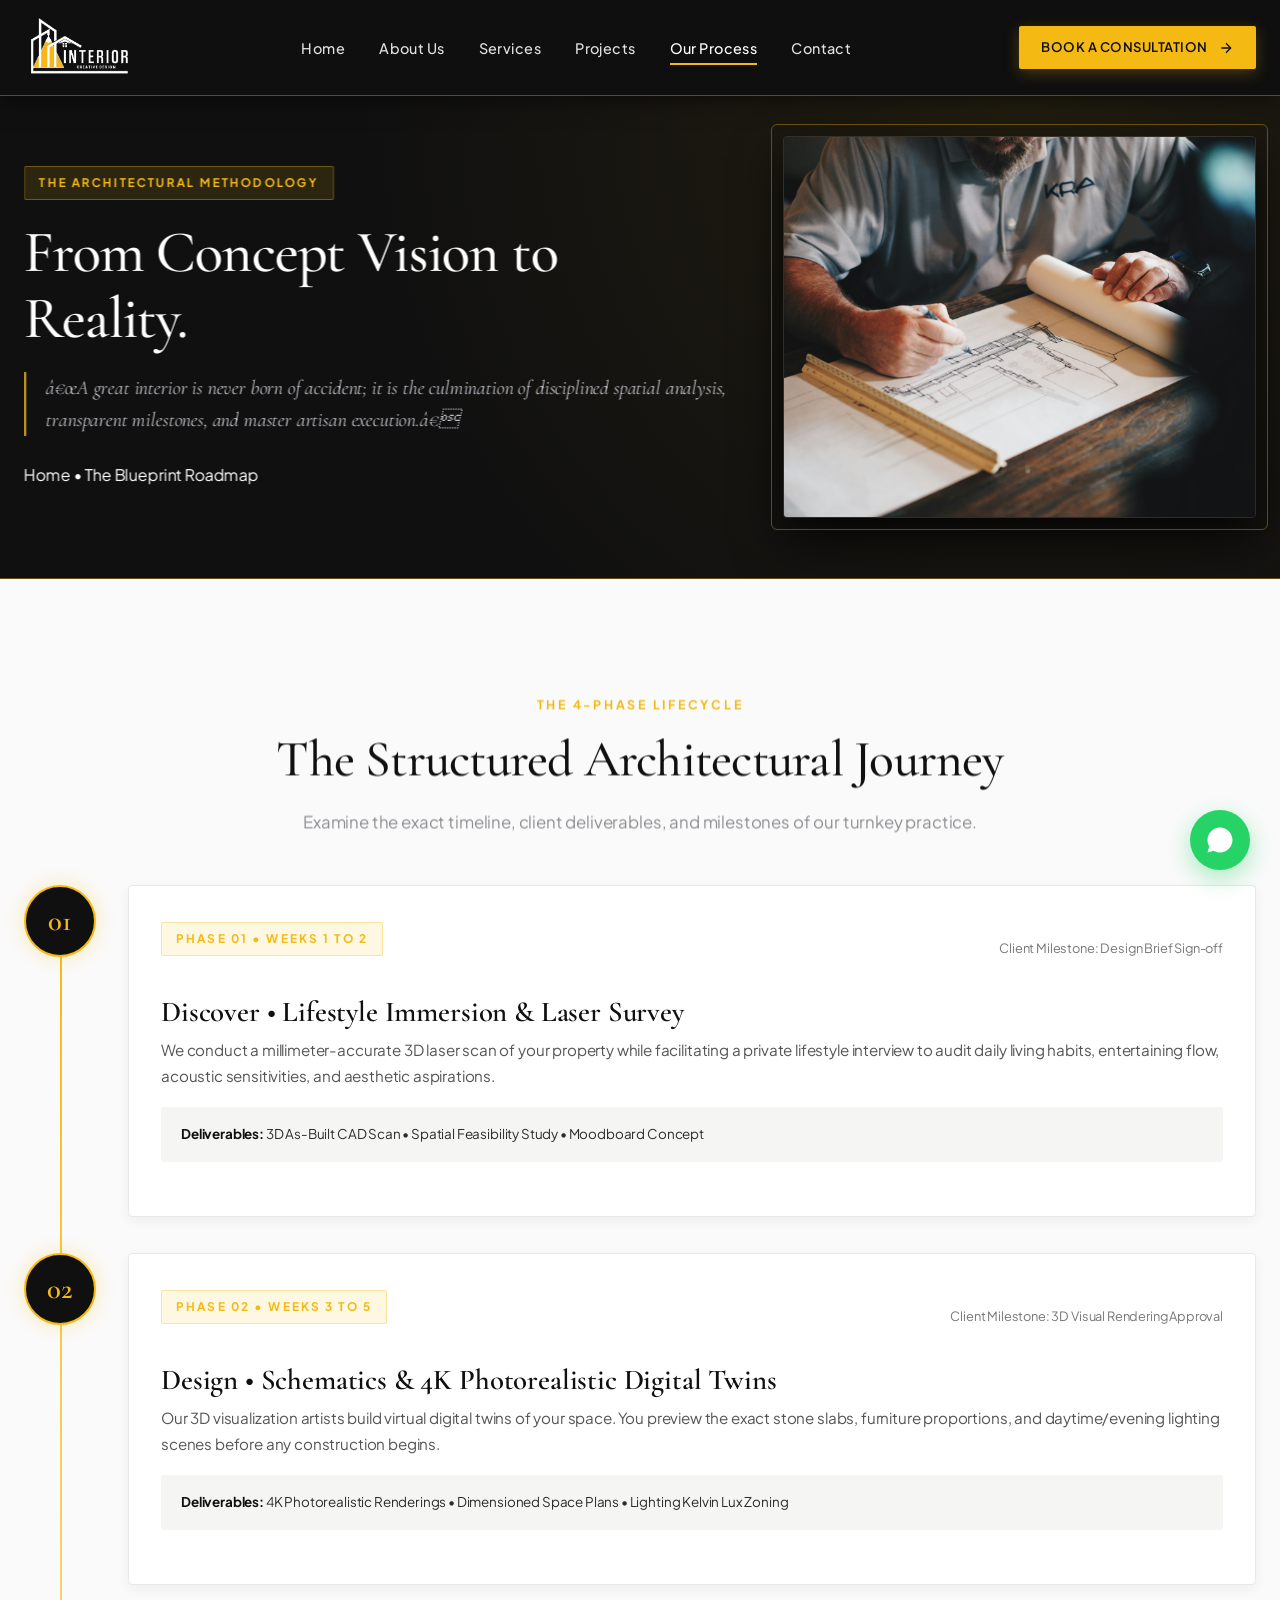
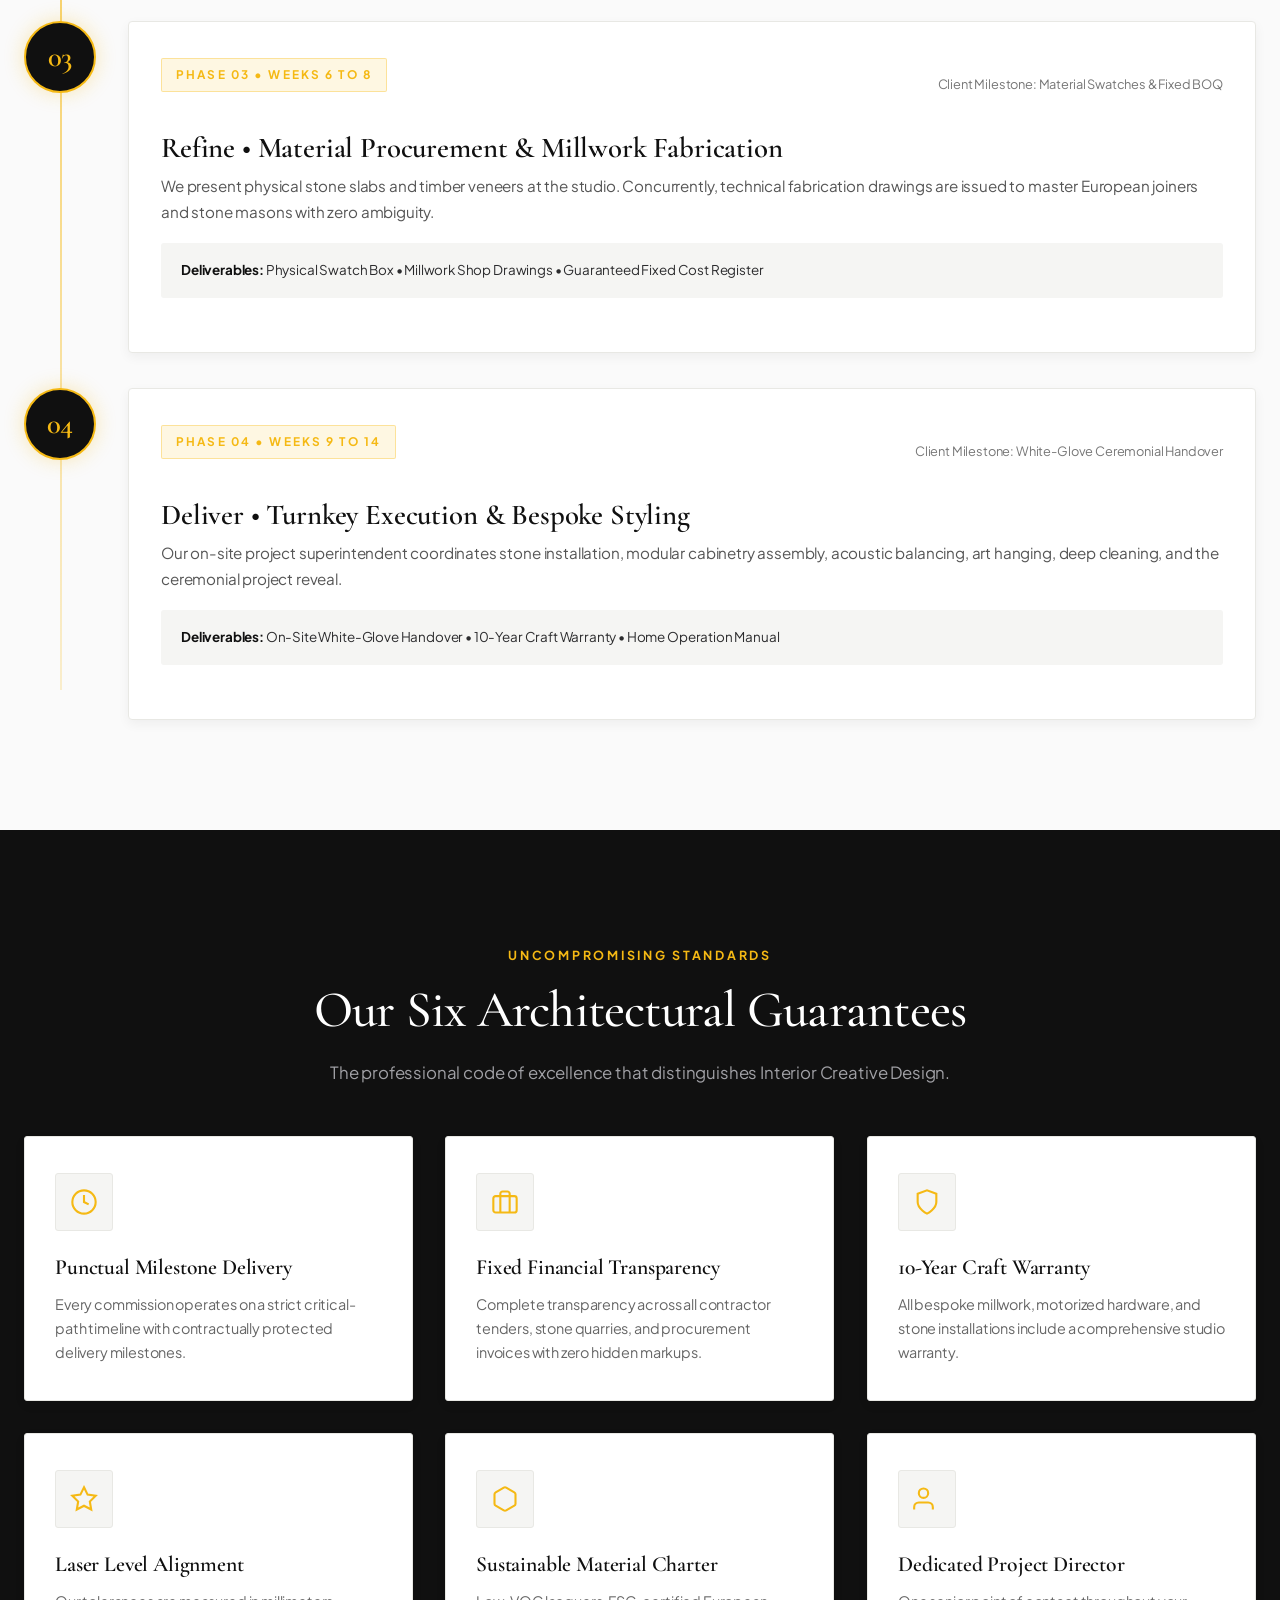
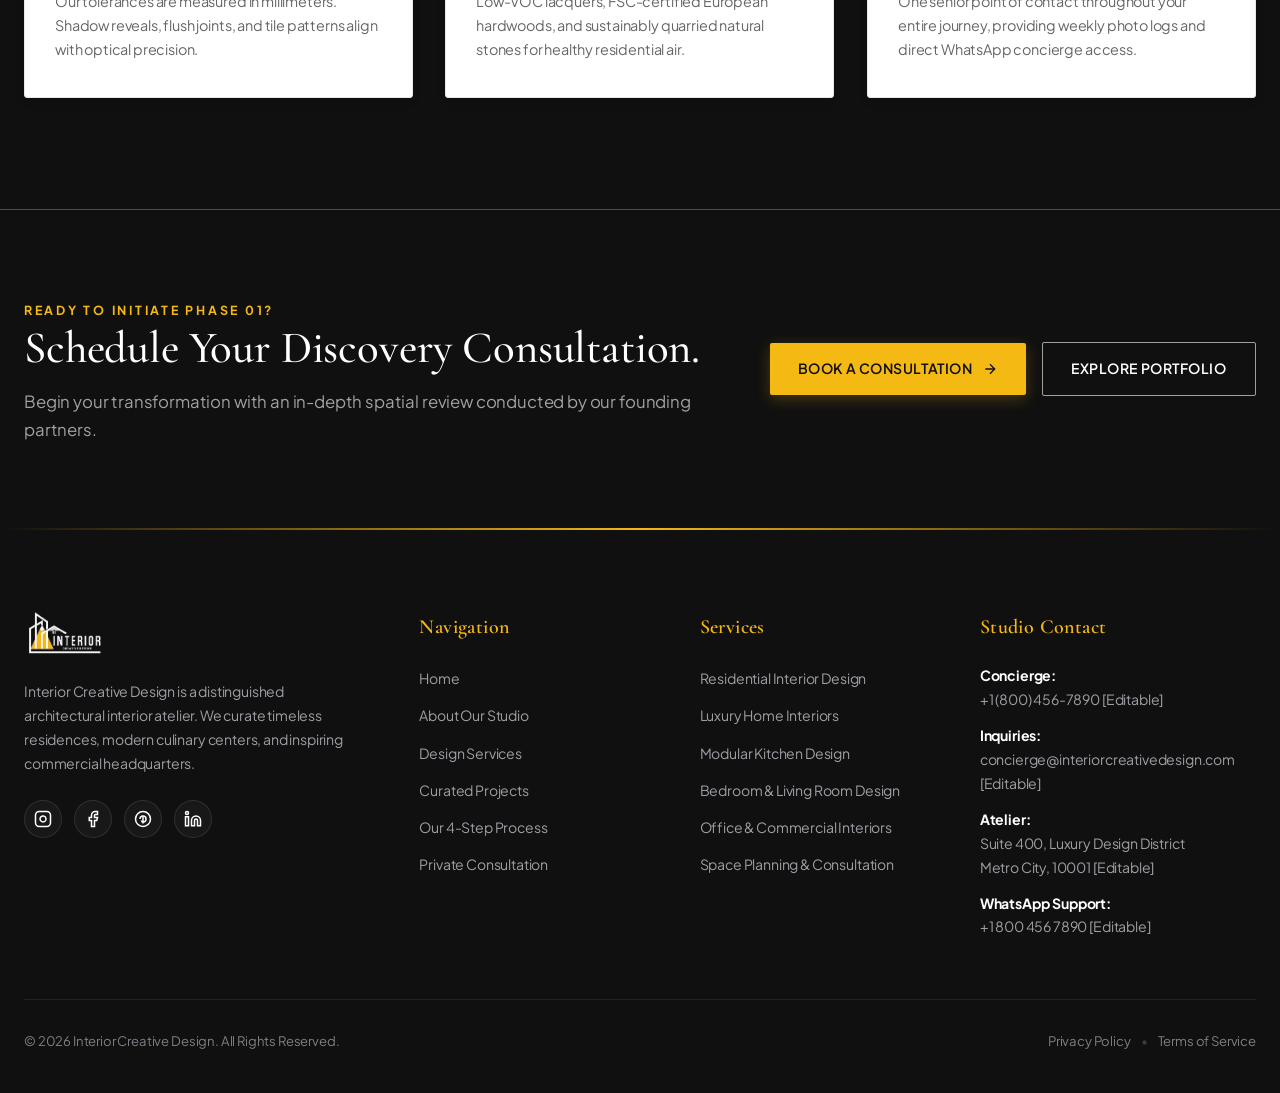
<file: process.html>
﻿<!DOCTYPE html>
<html lang="en">
<head>
  <meta charset="UTF-8">
  <meta name="viewport" content="width=device-width, initial-scale=1.0">
  <title>The Blueprint Methodology &amp; Roadmap | Interior Creative Design</title>
  <meta name="description" content="Discover our disciplined 4-phase interior architecture roadmap: Discover, Design, Refine, and Deliver. Ensuring precision, timeline adherence, and turnkey peace of mind.">
  <link rel="icon" type="image/jpeg" href="assets/images/logo.jpg">

  <!-- Google Fonts -->
  <link rel="preconnect" href="https://fonts.googleapis.com">
  <link rel="preconnect" href="https://fonts.gstatic.com" crossorigin>
  <link href="https://fonts.googleapis.com/css2?family=Cormorant+Garamond:ital,wght@0,400;0,500;0,600;0,700;1,400;1,600&family=Plus+Jakarta+Sans:wght@300;400;500;600;700&display=swap" rel="stylesheet">

  <link rel="stylesheet" href="css/style.css">
</head>
<body>

  <!-- ==================== DISTINCT INNER HEADER ==================== -->
  <header id="site-header" class="site-header inner-header">
    <div class="header-container">
      <a href="index.html" class="brand-logo" aria-label="Interior Creative Design Home">
        <img src="assets/images/logo-light.png" alt="Interior Creative Design Official Brand Logo" class="logo-img logo-light" width="210" height="124">
      </a>

      <nav class="desktop-nav" aria-label="Primary Navigation">
        <ul class="nav-list">
          <li class="nav-item"><a href="index.html" class="nav-link">Home</a></li>
          <li class="nav-item"><a href="about.html" class="nav-link">About Us</a></li>
          <li class="nav-item"><a href="services.html" class="nav-link">Services</a></li>
          <li class="nav-item"><a href="projects.html" class="nav-link">Projects</a></li>
          <li class="nav-item"><a href="process.html" class="nav-link active">Our Process</a></li>
          <li class="nav-item"><a href="contact.html" class="nav-link">Contact</a></li>
        </ul>
      </nav>

      <div class="header-action">
        <a href="contact.html" class="btn btn-gold btn-header">
          <span>Book a Consultation</span>
          <svg class="btn-arrow" width="16" height="16" viewBox="0 0 24 24" fill="none" stroke="currentColor" stroke-width="2"><line x1="5" y1="12" x2="19" y2="12"></line><polyline points="12 5 19 12 12 19"></polyline></svg>
        </a>

        <button id="menu-toggle" class="menu-toggle" aria-label="Toggle navigation menu" aria-expanded="false" aria-controls="mobile-nav">
          <span class="hamburger-bar"></span>
          <span class="hamburger-bar"></span>
          <span class="hamburger-bar"></span>
        </button>
      </div>
    </div>

    <!-- Mobile Drawer -->
    <div id="mobile-nav" class="mobile-nav" aria-hidden="true">
      <div class="mobile-nav-inner">
        <div class="mobile-nav-header">
          <img src="assets/images/logo-light.png" alt="Interior Creative Design Logo" class="mobile-logo">
          <button id="mobile-close" class="mobile-close" aria-label="Close navigation menu">&times;</button>
        </div>
        <ul class="mobile-nav-list">
          <li><a href="index.html" class="mobile-nav-link">Home</a></li>
          <li><a href="about.html" class="mobile-nav-link">About Us</a></li>
          <li><a href="services.html" class="mobile-nav-link">Services</a></li>
          <li><a href="projects.html" class="mobile-nav-link">Projects</a></li>
          <li><a href="process.html" class="mobile-nav-link">Our Process</a></li>
          <li><a href="contact.html" class="mobile-nav-link">Contact</a></li>
        </ul>
        <div class="mobile-nav-footer">
          <a href="contact.html" class="btn btn-gold btn-block mobile-cta">Book a Consultation</a>
        </div>
      </div>
    </div>
    <div id="mobile-overlay" class="mobile-overlay"></div>
  </header>

  <!-- ==================== EDITORIAL HERO ==================== -->
  <section class="page-hero-editorial" aria-label="Process Blueprint Header">
    <div class="container">
      <div class="editorial-hero-grid">
        <div class="editorial-hero-content reveal-fade-right">
          <div class="editorial-badge">THE ARCHITECTURAL METHODOLOGY</div>
          <h1 class="editorial-hero-title">From Concept Vision to Reality.</h1>
          <blockquote class="editorial-hero-quote">
            â€œA great interior is never born of accident; it is the culmination of disciplined spatial analysis, transparent milestones, and master artisan execution.â€
          </blockquote>
          <div class="breadcrumbs">
            <a href="index.html">Home</a>
            <span class="sep">&bull;</span>
            <span class="current">The Blueprint Roadmap</span>
          </div>
        </div>

        <div class="editorial-hero-visual reveal-fade-left">
          <div class="editorial-hero-img-box">
            <img src="assets/images/banner-process.jpg" alt="Interior Design Blueprint process" class="editorial-hero-img">
          </div>
          <div class="editorial-hero-accent-frame"></div>
        </div>
      </div>
    </div>
  </section>

  <!-- ==================== VERTICAL ARCHITECTURAL ROADMAP ==================== -->
  <section class="section" style="background-color: #FAFAFA;" aria-label="Lifecycle Roadmap">
    <div class="container">
      
      <div class="section-header text-center reveal-fade-up">
        <div class="section-tag-wrapper justify-center">
          <span class="section-tag">THE 4-PHASE LIFECYCLE</span>
        </div>
        <h2 class="section-title">The Structured Architectural Journey</h2>
        <p class="section-subtitle">Examine the exact timeline, client deliverables, and milestones of our turnkey practice.</p>
      </div>

      <div class="roadmap-timeline-full">
        
        <!-- Step 1: Discover -->
        <div class="roadmap-step-row reveal-fade-up">
          <div class="roadmap-node-circle">01</div>
          <div class="roadmap-card-full">
            <div style="display: flex; justify-content: space-between; align-items: center; flex-wrap: wrap; margin-bottom: 12px;">
              <span class="editorial-badge">PHASE 01 &bull; WEEKS 1 TO 2</span>
              <span style="font-size: 0.8rem; color: #777;">Client Milestone: Design Brief Sign-off</span>
            </div>
            <h3 class="phase-title-large">Discover &bull; Lifestyle Immersion &amp; Laser Survey</h3>
            <p class="phase-desc-large">
              We conduct a millimeter-accurate 3D laser scan of your property while facilitating a private lifestyle interview to audit daily living habits, entertaining flow, acoustic sensitivities, and aesthetic aspirations.
            </p>
            <div class="dossier-meta-bar" style="margin-top: 18px; margin-bottom: 18px;">
              <span class="dossier-meta-item"><strong>Deliverables:</strong> 3D As-Built CAD Scan &bull; Spatial Feasibility Study &bull; Moodboard Concept</span>
            </div>
          </div>
        </div>

        <!-- Step 2: Design -->
        <div class="roadmap-step-row reveal-fade-up">
          <div class="roadmap-node-circle">02</div>
          <div class="roadmap-card-full">
            <div style="display: flex; justify-content: space-between; align-items: center; flex-wrap: wrap; margin-bottom: 12px;">
              <span class="editorial-badge">PHASE 02 &bull; WEEKS 3 TO 5</span>
              <span style="font-size: 0.8rem; color: #777;">Client Milestone: 3D Visual Rendering Approval</span>
            </div>
            <h3 class="phase-title-large">Design &bull; Schematics &amp; 4K Photorealistic Digital Twins</h3>
            <p class="phase-desc-large">
              Our 3D visualization artists build virtual digital twins of your space. You preview the exact stone slabs, furniture proportions, and daytime/evening lighting scenes before any construction begins.
            </p>
            <div class="dossier-meta-bar" style="margin-top: 18px; margin-bottom: 18px;">
              <span class="dossier-meta-item"><strong>Deliverables:</strong> 4K Photorealistic Renderings &bull; Dimensioned Space Plans &bull; Lighting Kelvin Lux Zoning</span>
            </div>
          </div>
        </div>

        <!-- Step 3: Refine -->
        <div class="roadmap-step-row reveal-fade-up">
          <div class="roadmap-node-circle">03</div>
          <div class="roadmap-card-full">
            <div style="display: flex; justify-content: space-between; align-items: center; flex-wrap: wrap; margin-bottom: 12px;">
              <span class="editorial-badge">PHASE 03 &bull; WEEKS 6 TO 8</span>
              <span style="font-size: 0.8rem; color: #777;">Client Milestone: Material Swatches &amp; Fixed BOQ</span>
            </div>
            <h3 class="phase-title-large">Refine &bull; Material Procurement &amp; Millwork Fabrication</h3>
            <p class="phase-desc-large">
              We present physical stone slabs and timber veneers at the studio. Concurrently, technical fabrication drawings are issued to master European joiners and stone masons with zero ambiguity.
            </p>
            <div class="dossier-meta-bar" style="margin-top: 18px; margin-bottom: 18px;">
              <span class="dossier-meta-item"><strong>Deliverables:</strong> Physical Swatch Box &bull; Millwork Shop Drawings &bull; Guaranteed Fixed Cost Register</span>
            </div>
          </div>
        </div>

        <!-- Step 4: Deliver -->
        <div class="roadmap-step-row reveal-fade-up">
          <div class="roadmap-node-circle">04</div>
          <div class="roadmap-card-full">
            <div style="display: flex; justify-content: space-between; align-items: center; flex-wrap: wrap; margin-bottom: 12px;">
              <span class="editorial-badge">PHASE 04 &bull; WEEKS 9 TO 14</span>
              <span style="font-size: 0.8rem; color: #777;">Client Milestone: White-Glove Ceremonial Handover</span>
            </div>
            <h3 class="phase-title-large">Deliver &bull; Turnkey Execution &amp; Bespoke Styling</h3>
            <p class="phase-desc-large">
              Our on-site project superintendent coordinates stone installation, modular cabinetry assembly, acoustic balancing, art hanging, deep cleaning, and the ceremonial project reveal.
            </p>
            <div class="dossier-meta-bar" style="margin-top: 18px; margin-bottom: 18px;">
              <span class="dossier-meta-item"><strong>Deliverables:</strong> On-Site White-Glove Handover &bull; 10-Year Craft Warranty &bull; Home Operation Manual</span>
            </div>
          </div>
        </div>

      </div>
    </div>
  </section>

  <!-- ==================== QUALITY ASSURANCE CHARTER (6 GUARANTEES) ==================== -->
  <section class="section" style="background-color: var(--color-primary-black); color: #fff;" aria-label="Quality Charter">
    <div class="container">
      <div class="section-header text-center reveal-fade-up">
        <div class="section-tag-wrapper justify-center">
          <span class="section-tag text-gold">UNCOMPROMISING STANDARDS</span>
        </div>
        <h2 class="section-title text-white">Our Six Architectural Guarantees</h2>
        <p class="section-subtitle text-gray">The professional code of excellence that distinguishes Interior Creative Design.</p>
      </div>

      <div class="features-grid">
        <div class="feature-card reveal-fade-up">
          <div class="feature-icon-box">
            <svg width="28" height="28" viewBox="0 0 24 24" fill="none" stroke="currentColor" stroke-width="1.8"><circle cx="12" cy="12" r="10"></circle><polyline points="12 6 12 12 16 14"></polyline></svg>
          </div>
          <h3 class="feature-title">Punctual Milestone Delivery</h3>
          <p class="feature-desc">Every commission operates on a strict critical-path timeline with contractually protected delivery milestones.</p>
        </div>

        <div class="feature-card reveal-fade-up">
          <div class="feature-icon-box">
            <svg width="28" height="28" viewBox="0 0 24 24" fill="none" stroke="currentColor" stroke-width="1.8"><rect x="2" y="7" width="20" height="14" rx="2" ry="2"></rect><path d="M16 21V5a2 2 0 0 0-2-2h-4a2 2 0 0 0-2 2v16"></path></svg>
          </div>
          <h3 class="feature-title">Fixed Financial Transparency</h3>
          <p class="feature-desc">Complete transparency across all contractor tenders, stone quarries, and procurement invoices with zero hidden markups.</p>
        </div>

        <div class="feature-card reveal-fade-up">
          <div class="feature-icon-box">
            <svg width="28" height="28" viewBox="0 0 24 24" fill="none" stroke="currentColor" stroke-width="1.8"><path d="M12 22s8-4 8-10V5l-8-3-8 3v7c0 6 8 10 8 10z"></path></svg>
          </div>
          <h3 class="feature-title">10-Year Craft Warranty</h3>
          <p class="feature-desc">All bespoke millwork, motorized hardware, and stone installations include a comprehensive studio warranty.</p>
        </div>

        <div class="feature-card reveal-fade-up">
          <div class="feature-icon-box">
            <svg width="28" height="28" viewBox="0 0 24 24" fill="none" stroke="currentColor" stroke-width="1.8"><polygon points="12 2 15.09 8.26 22 9.27 17 14.14 18.18 21.02 12 17.77 5.82 21.02 7 14.14 2 9.27 8.91 8.26 12 2"></polygon></svg>
          </div>
          <h3 class="feature-title">Laser Level Alignment</h3>
          <p class="feature-desc">Our tolerances are measured in millimeters. Shadow reveals, flush joints, and tile patterns align with optical precision.</p>
        </div>

        <div class="feature-card reveal-fade-up">
          <div class="feature-icon-box">
            <svg width="28" height="28" viewBox="0 0 24 24" fill="none" stroke="currentColor" stroke-width="1.8"><path d="M21 16V8a2 2 0 0 0-1-1.73l-7-4a2 2 0 0 0-2 0l-7 4A2 2 0 0 0 3 8v8a2 2 0 0 0 1 1.73l7 4a2 2 0 0 0 2 0l7-4A2 2 0 0 0 21 16z"></path></svg>
          </div>
          <h3 class="feature-title">Sustainable Material Charter</h3>
          <p class="feature-desc">Low-VOC lacquers, FSC-certified European hardwoods, and sustainably quarried natural stones for healthy residential air.</p>
        </div>

        <div class="feature-card reveal-fade-up">
          <div class="feature-icon-box">
            <svg width="28" height="28" viewBox="0 0 24 24" fill="none" stroke="currentColor" stroke-width="1.8"><path d="M17 21v-2a4 4 0 0 0-4-4H5a4 4 0 0 0-4 4v2"></path><circle cx="9" cy="7" r="4"></circle></svg>
          </div>
          <h3 class="feature-title">Dedicated Project Director</h3>
          <p class="feature-desc">One senior point of contact throughout your entire journey, providing weekly photo logs and direct WhatsApp concierge access.</p>
        </div>
      </div>
    </div>
  </section>

  <!-- ==================== CALL TO ACTION BANNER ==================== -->
  <section class="cta-banner-section" aria-label="Book Consultation Banner">
    <div class="container">
      <div class="cta-banner-box reveal-fade-up">
        <div class="cta-banner-text">
          <span class="section-tag text-gold">READY TO INITIATE PHASE 01?</span>
          <h2 class="cta-banner-title">Schedule Your Discovery Consultation.</h2>
          <p class="cta-banner-subtitle">Begin your transformation with an in-depth spatial review conducted by our founding partners.</p>
        </div>
        <div class="cta-banner-actions">
          <a href="contact.html" class="btn btn-gold">
            <span>Book a Consultation</span>
            <svg class="btn-arrow" width="16" height="16" viewBox="0 0 24 24" fill="none" stroke="currentColor" stroke-width="2"><line x1="5" y1="12" x2="19" y2="12"></line><polyline points="12 5 19 12 12 19"></polyline></svg>
          </a>
          <a href="projects.html" class="btn btn-outline-white"><span>Explore Portfolio</span></a>
        </div>
      </div>
    </div>
  </section>

  <!-- ==================== FOOTER ==================== -->
  <footer class="site-footer" aria-label="Site Footer">
    <div class="footer-gold-bar"></div>
    <div class="container footer-container">
      <div class="footer-grid">
        <div class="footer-col brand-col">
          <a href="index.html" class="footer-logo-link" aria-label="Interior Creative Design Home">
            <img src="assets/images/logo-light.png" alt="Interior Creative Design Official Brand Logo" class="footer-logo" width="220" height="130">
          </a>
          <p class="footer-brand-desc">
            Interior Creative Design is a distinguished architectural interior atelier. We curate timeless residences, modern culinary centers, and inspiring commercial headquarters.
          </p>
          <div class="footer-social-links">
            <a href="https://instagram.com" target="_blank" rel="noopener noreferrer" class="social-icon" aria-label="Instagram"><svg width="18" height="18" viewBox="0 0 24 24" fill="none" stroke="currentColor" stroke-width="2"><rect x="2" y="2" width="20" height="20" rx="5" ry="5"></rect><path d="M16 11.37A4 4 0 1 1 12.63 8 4 4 0 0 1 16 11.37z"></path><line x1="17.5" y1="6.5" x2="17.51" y2="6.5"></line></svg></a>
            <a href="https://facebook.com" target="_blank" rel="noopener noreferrer" class="social-icon" aria-label="Facebook"><svg width="18" height="18" viewBox="0 0 24 24" fill="none" stroke="currentColor" stroke-width="2"><path d="M18 2h-3a5 5 0 0 0-5 5v3H7v4h3v8h4v-8h3l1-4h-4V7a1 1 0 0 1 1-1h3z"></path></svg></a>
            <a href="https://pinterest.com" target="_blank" rel="noopener noreferrer" class="social-icon" aria-label="Pinterest"><svg width="18" height="18" viewBox="0 0 24 24" fill="none" stroke="currentColor" stroke-width="2"><line x1="12" y1="9" x2="12" y2="18"></line><path d="M8 12a4 4 0 1 1 8 0c0 2.2-1.8 4-4 4a2 2 0 0 1-2-2"></path><circle cx="12" cy="12" r="10"></circle></svg></a>
            <a href="https://linkedin.com" target="_blank" rel="noopener noreferrer" class="social-icon" aria-label="LinkedIn"><svg width="18" height="18" viewBox="0 0 24 24" fill="none" stroke="currentColor" stroke-width="2"><path d="M16 8a6 6 0 0 1 6 6v7h-4v-7a2 2 0 0 0-2-2 2 2 0 0 0-2 2v7h-4v-7a6 6 0 0 1 6-6z"></path><rect x="2" y="9" width="4" height="12"></rect><circle cx="4" cy="4" r="2"></circle></svg></a>
          </div>
        </div>

        <div class="footer-col">
          <h4 class="footer-heading">Navigation</h4>
          <ul class="footer-links">
            <li><a href="index.html">Home</a></li>
            <li><a href="about.html">About Our Studio</a></li>
            <li><a href="services.html">Design Services</a></li>
            <li><a href="projects.html">Curated Projects</a></li>
            <li><a href="process.html">Our 4-Step Process</a></li>
            <li><a href="contact.html">Private Consultation</a></li>
          </ul>
        </div>

        <div class="footer-col">
          <h4 class="footer-heading">Services</h4>
          <ul class="footer-links">
            <li><a href="services.html">Residential Interior Design</a></li>
            <li><a href="services.html">Luxury Home Interiors</a></li>
            <li><a href="services.html">Modular Kitchen Design</a></li>
            <li><a href="services.html">Bedroom &amp; Living Room Design</a></li>
            <li><a href="services.html">Office &amp; Commercial Interiors</a></li>
            <li><a href="services.html">Space Planning &amp; Consultation</a></li>
          </ul>
        </div>

        <div class="footer-col">
          <h4 class="footer-heading">Studio Contact</h4>
          <div class="footer-contact-block">
            <p><strong>Concierge:</strong><br><a href="tel:+18004567890">+1 (800) 456-7890</a> [Editable]</p>
            <p><strong>Inquiries:</strong><br><a href="mailto:concierge@interiorcreativedesign.com">concierge@interiorcreativedesign.com</a> [Editable]</p>
            <p><strong>Atelier:</strong><br>Suite 400, Luxury Design District<br>Metro City, 10001 [Editable]</p>
            <p><strong>WhatsApp Support:</strong><br><a href="https://wa.me/18004567890" target="_blank" rel="noopener noreferrer">+1 800 456 7890</a> [Editable]</p>
          </div>
        </div>
      </div>

      <div class="footer-bottom">
        <p class="copyright-text">&copy; 2026 Interior Creative Design. All Rights Reserved.</p>
        <div class="footer-legal">
          <a href="contact.html">Privacy Policy</a>
          <span class="sep">&bull;</span>
          <a href="contact.html">Terms of Service</a>
        </div>
      </div>
    </div>
  </footer>

  <!-- Floating WhatsApp -->
  <aside class="floating-whatsapp" aria-label="Chat on WhatsApp">
    <a href="https://wa.me/18004567890?text=Hello%20Interior%20Creative%20Design%2C%20I%20would%20like%20to%20inquire%20about%20your%20methodology." 
       target="_blank" rel="noopener noreferrer" class="whatsapp-btn" aria-label="Direct WhatsApp Consultation">
      <span class="whatsapp-pulse"></span>
      <span class="whatsapp-tooltip">Chat with Our Design Team</span>
      <svg width="30" height="30" viewBox="0 0 24 24" fill="currentColor"><path d="M12.031 6.172c-3.181 0-5.767 2.586-5.768 5.766-.001 1.298.38 2.27 1.019 3.287l-.711 2.598 2.664-.698c.969.584 1.761.888 2.796.888 3.182 0 5.768-2.587 5.768-5.766.001-3.182-2.585-5.775-5.768-5.775zm3.376 8.21c-.141.398-.822.766-1.139.814-.316.048-.711.08-2.072-.484-1.636-.677-2.678-2.359-2.759-2.468-.08-.109-.658-.876-.658-1.671 0-.795.418-1.186.566-1.346.148-.161.323-.201.43-.201.108 0 .216.001.311.006.101.005.236-.038.369.281.139.333.475 1.159.516 1.243.041.084.068.183.013.292-.054.108-.082.176-.162.27-.081.095-.17.212-.243.285-.081.08-.166.168-.071.332.095.163.421.695.903 1.124.621.553 1.144.724 1.307.805.163.081.258.072.354-.039.096-.111.411-.479.52-.643.109-.163.217-.137.366-.082.149.055.945.446 1.107.527.163.081.271.122.311.19.041.068.041.396-.1.794zM12 2C6.477 2 2 6.477 2 12c0 1.89.525 3.66 1.438 5.168L2 22l4.981-1.399C8.423 21.494 10.153 22 12 22c5.523 0 10-4.477 10-10S17.523 2 12 2z"/></svg>
    </a>
  </aside>

  <script src="js/script.js"></script>
</body>
</html>
</file>
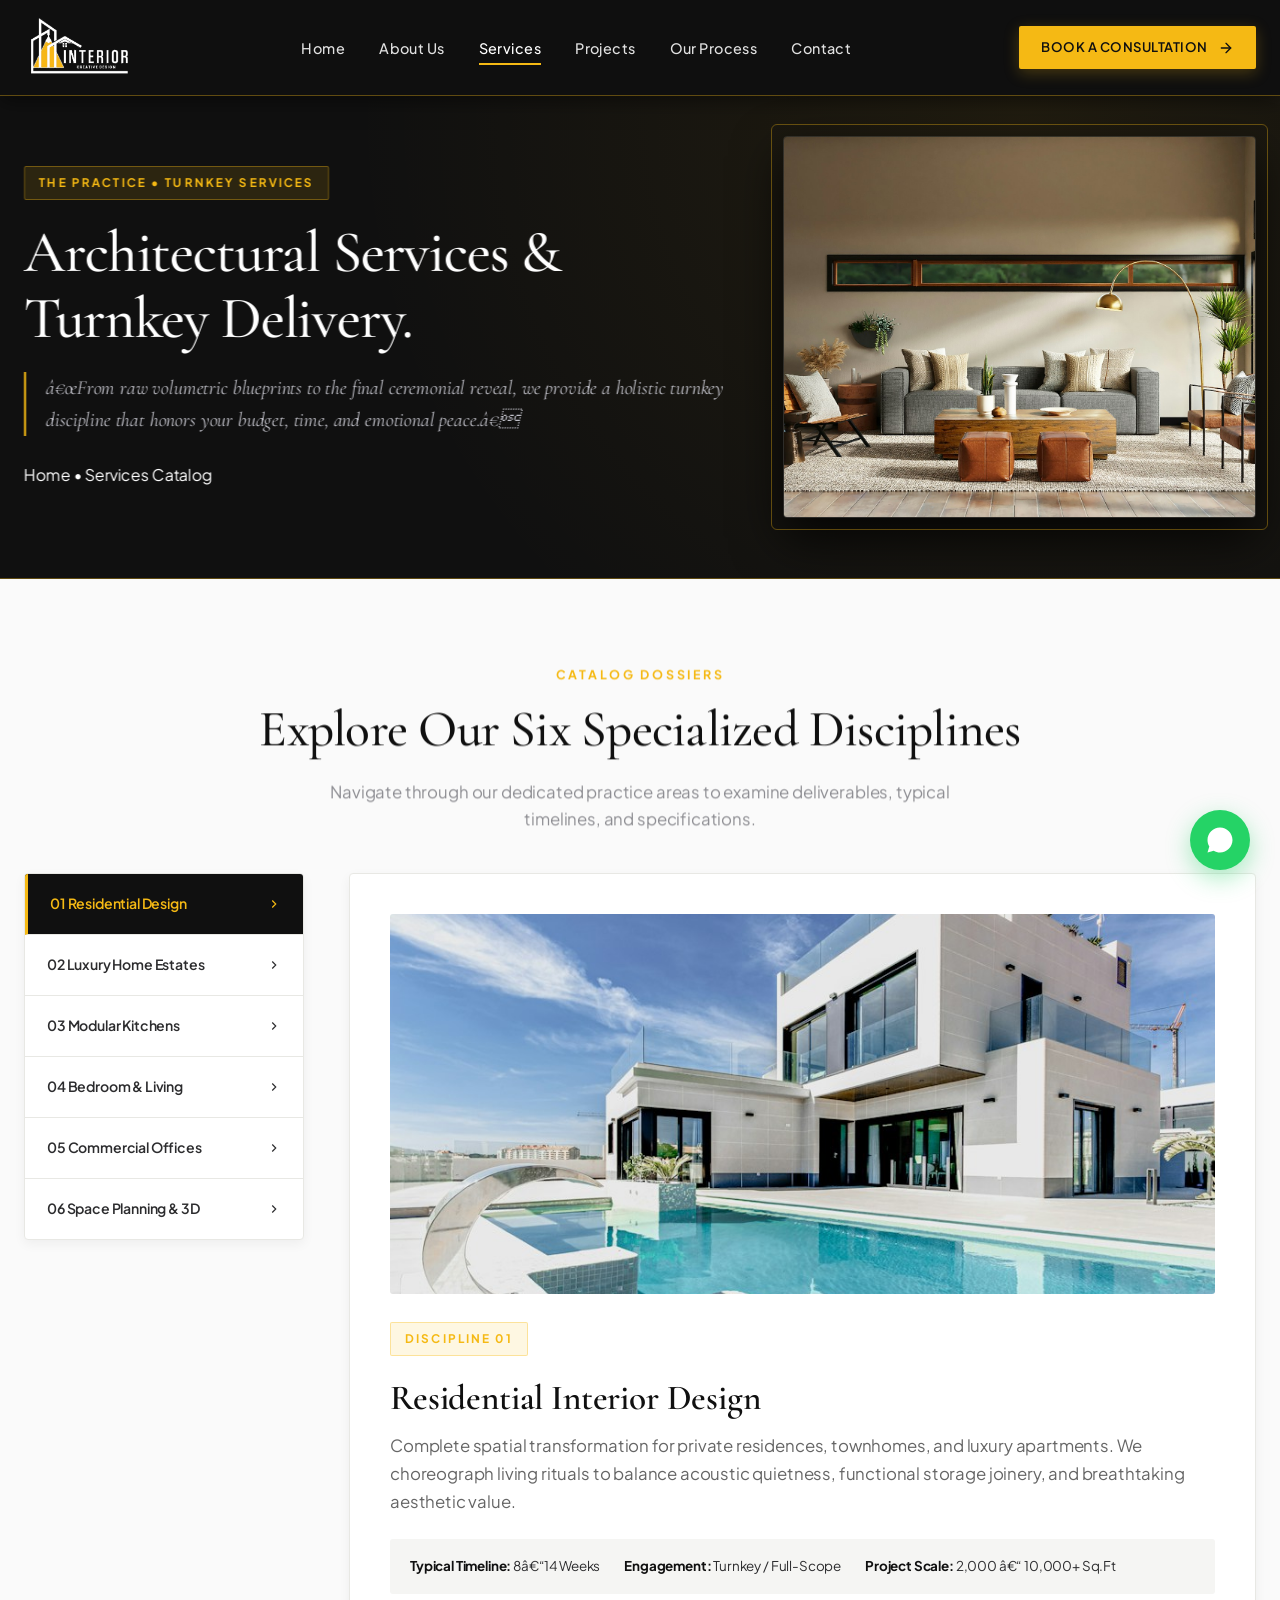
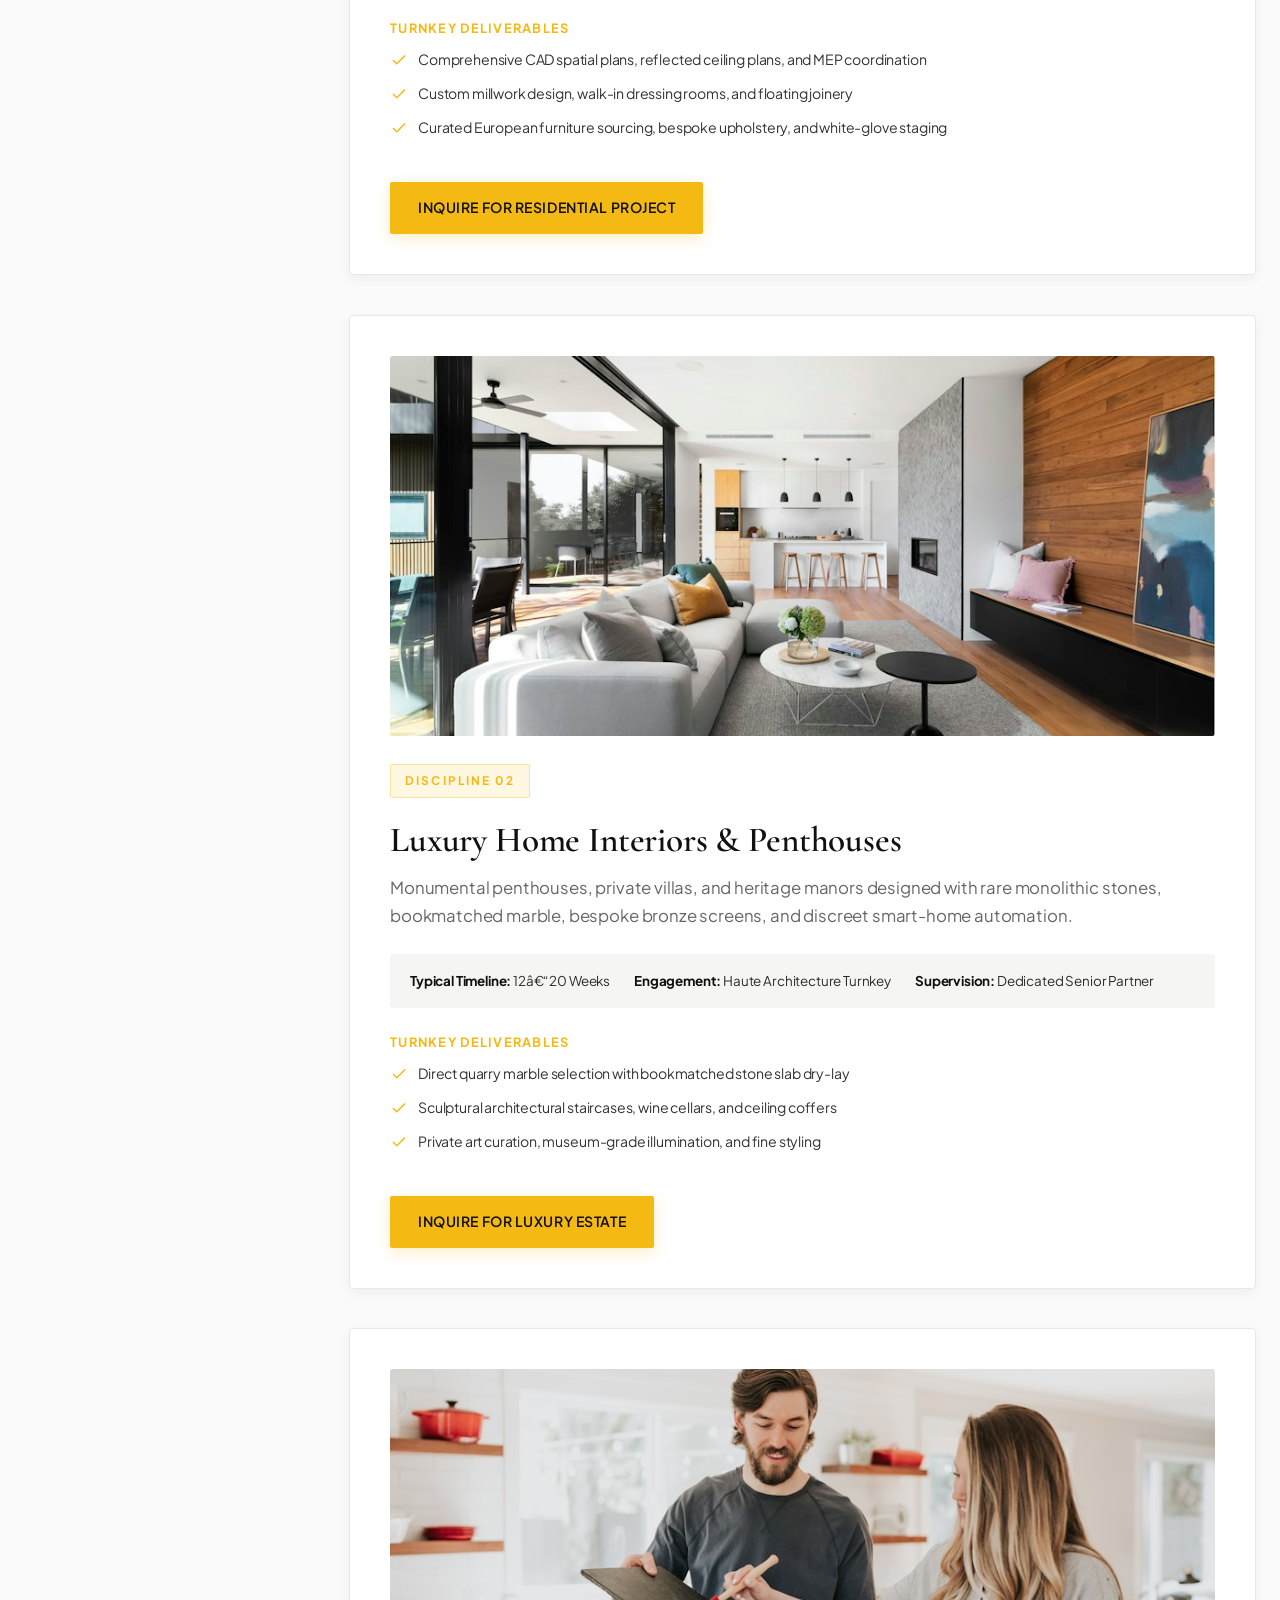
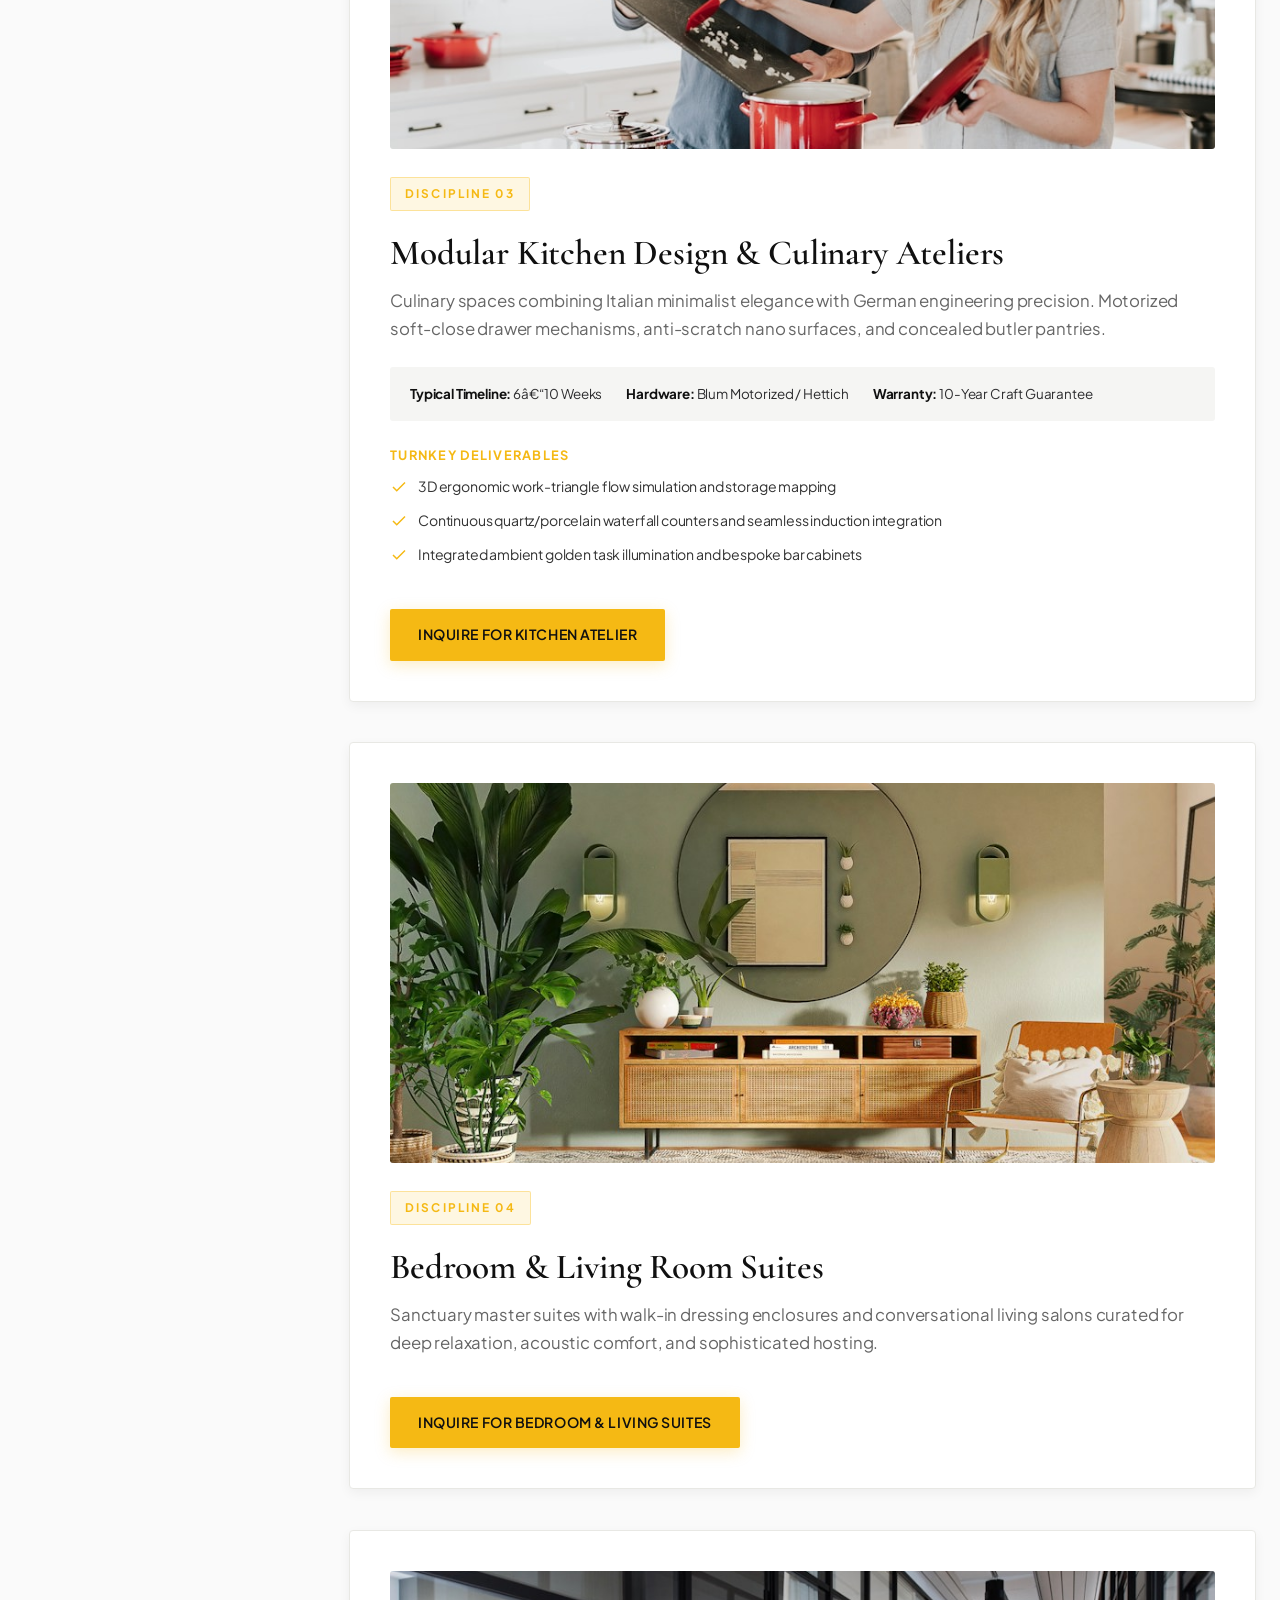
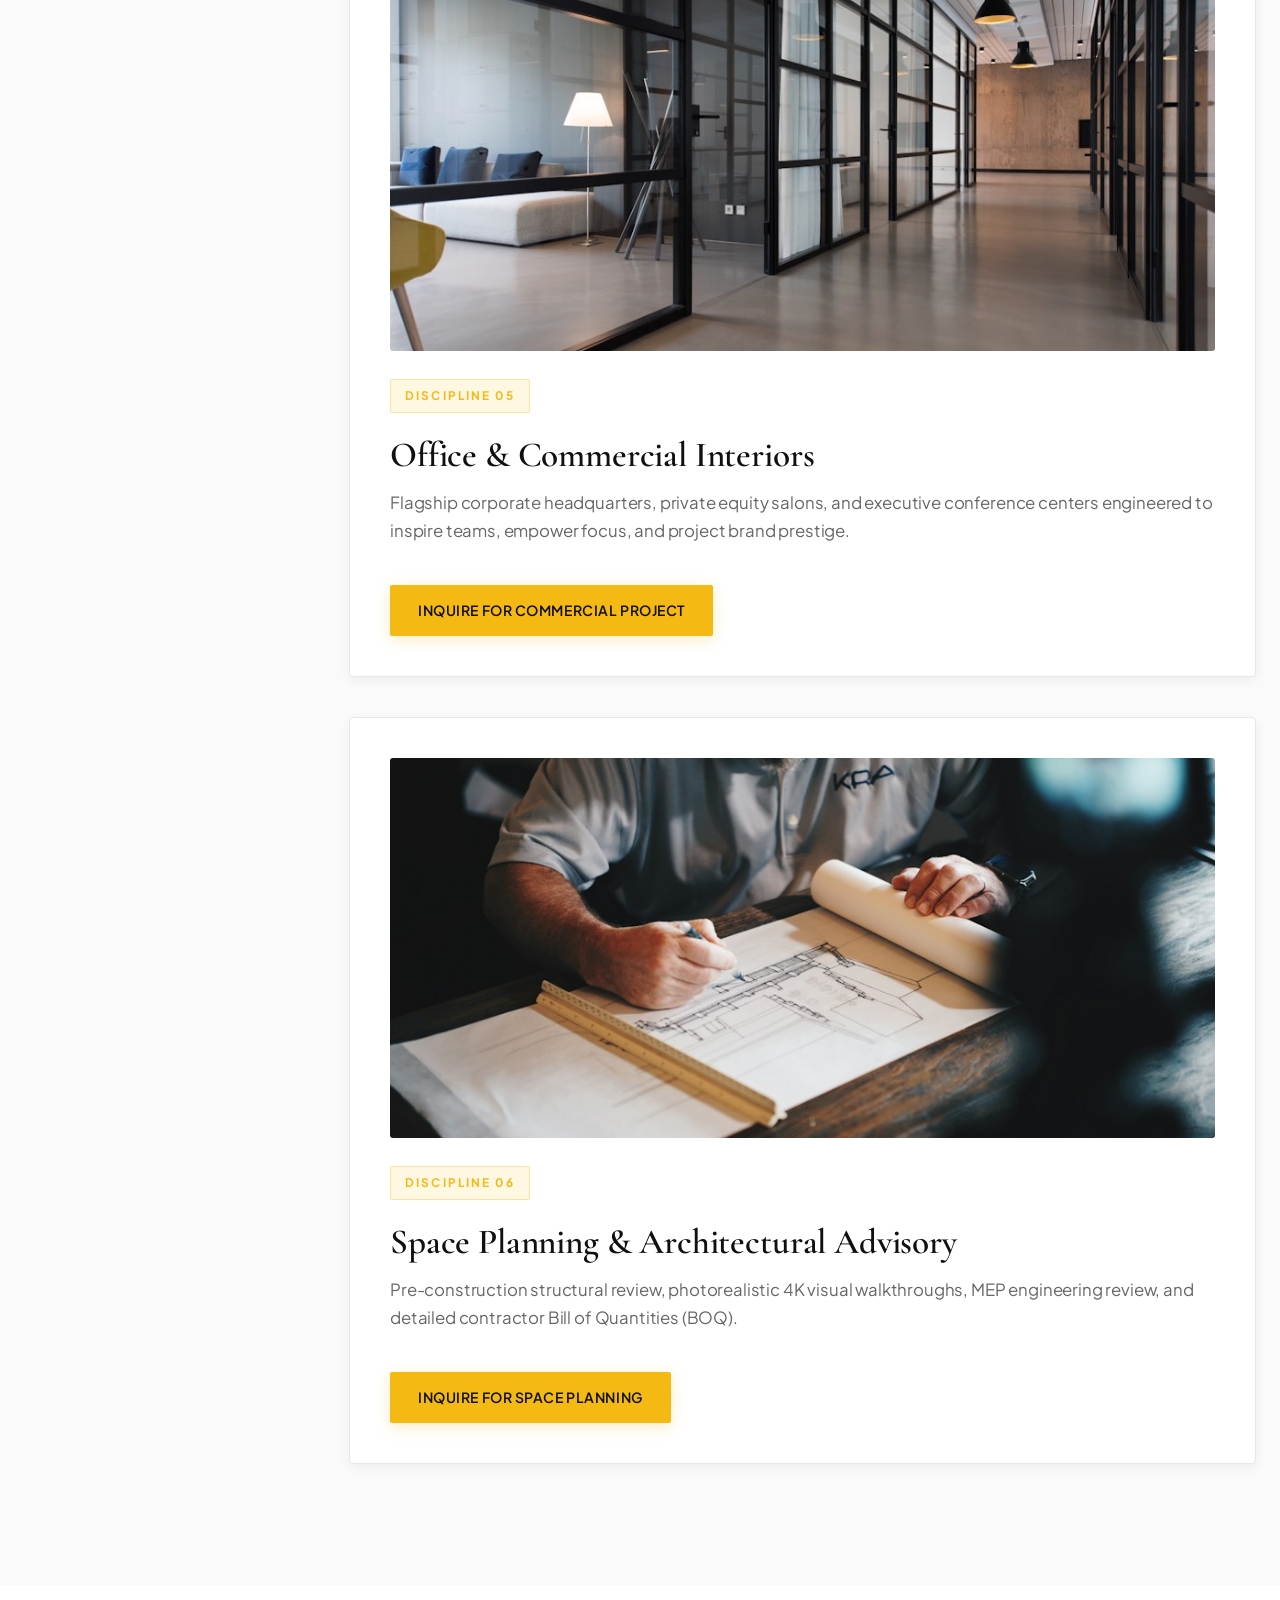
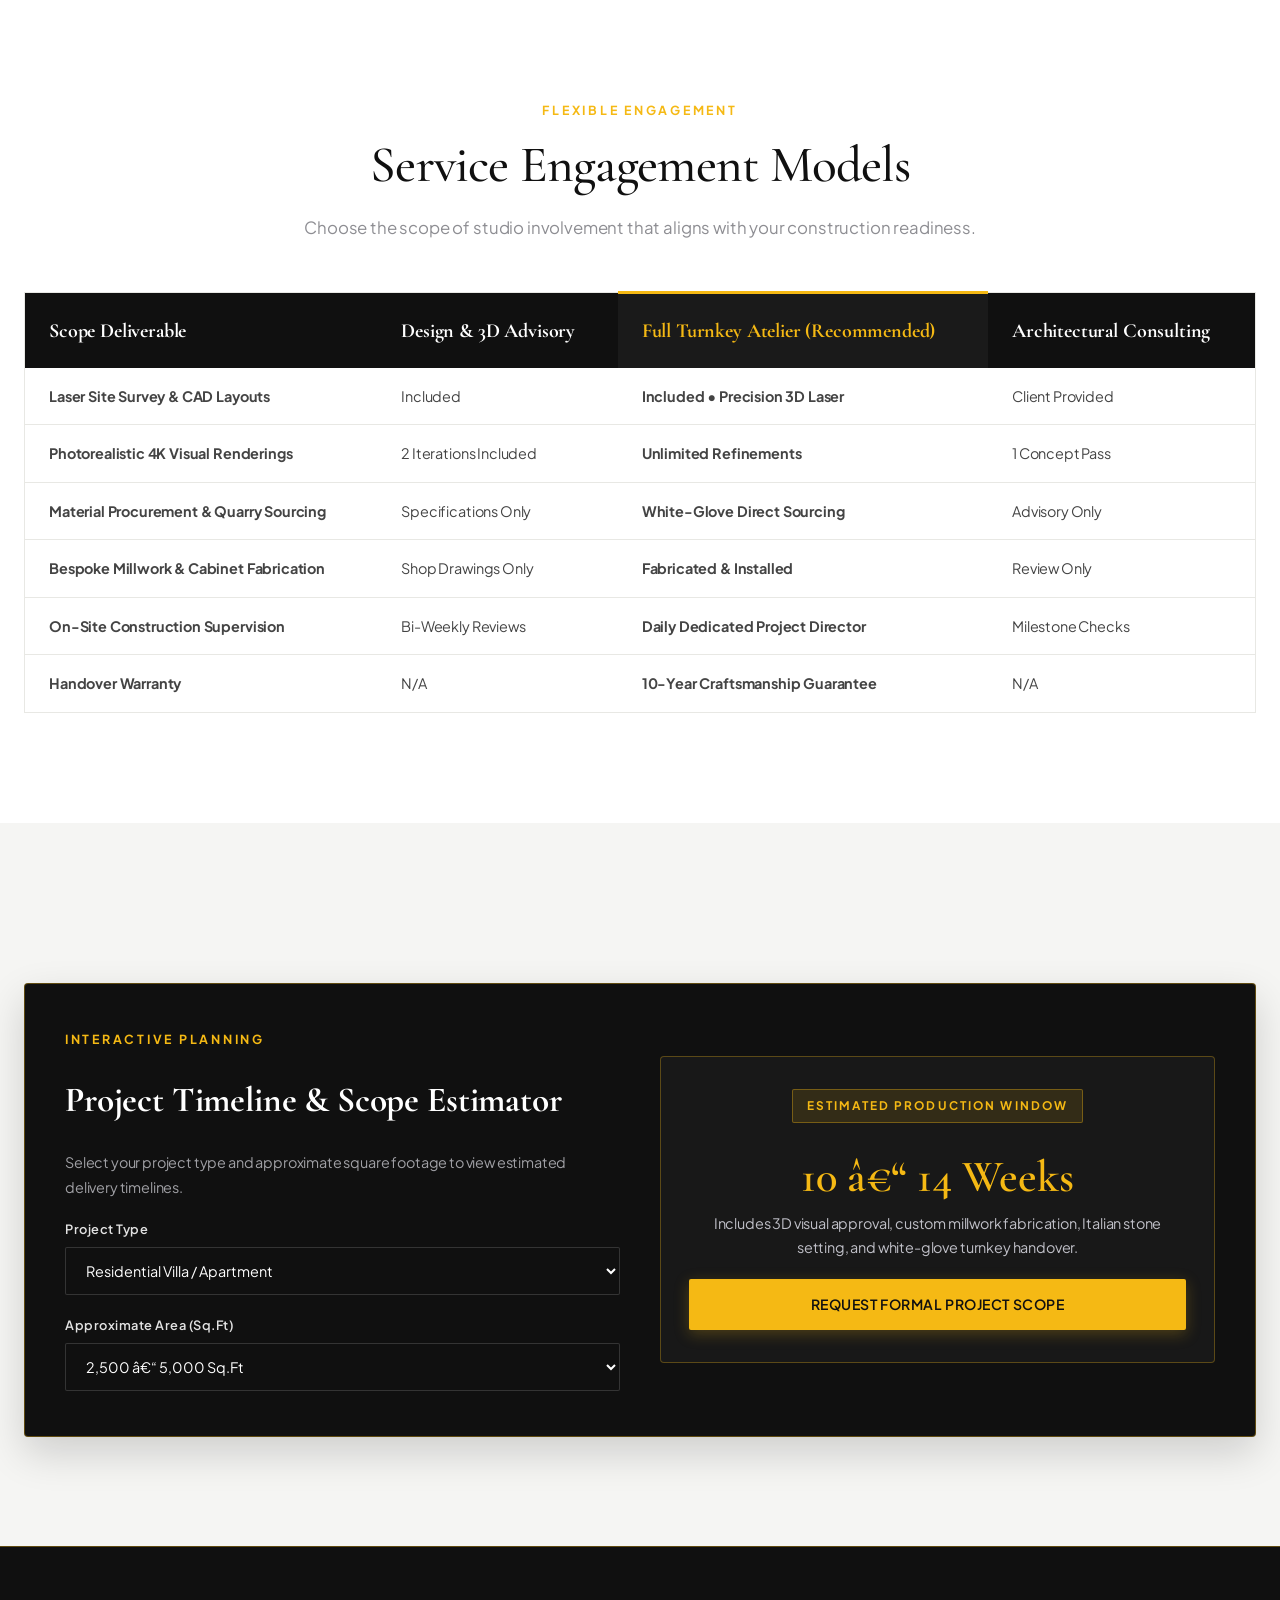
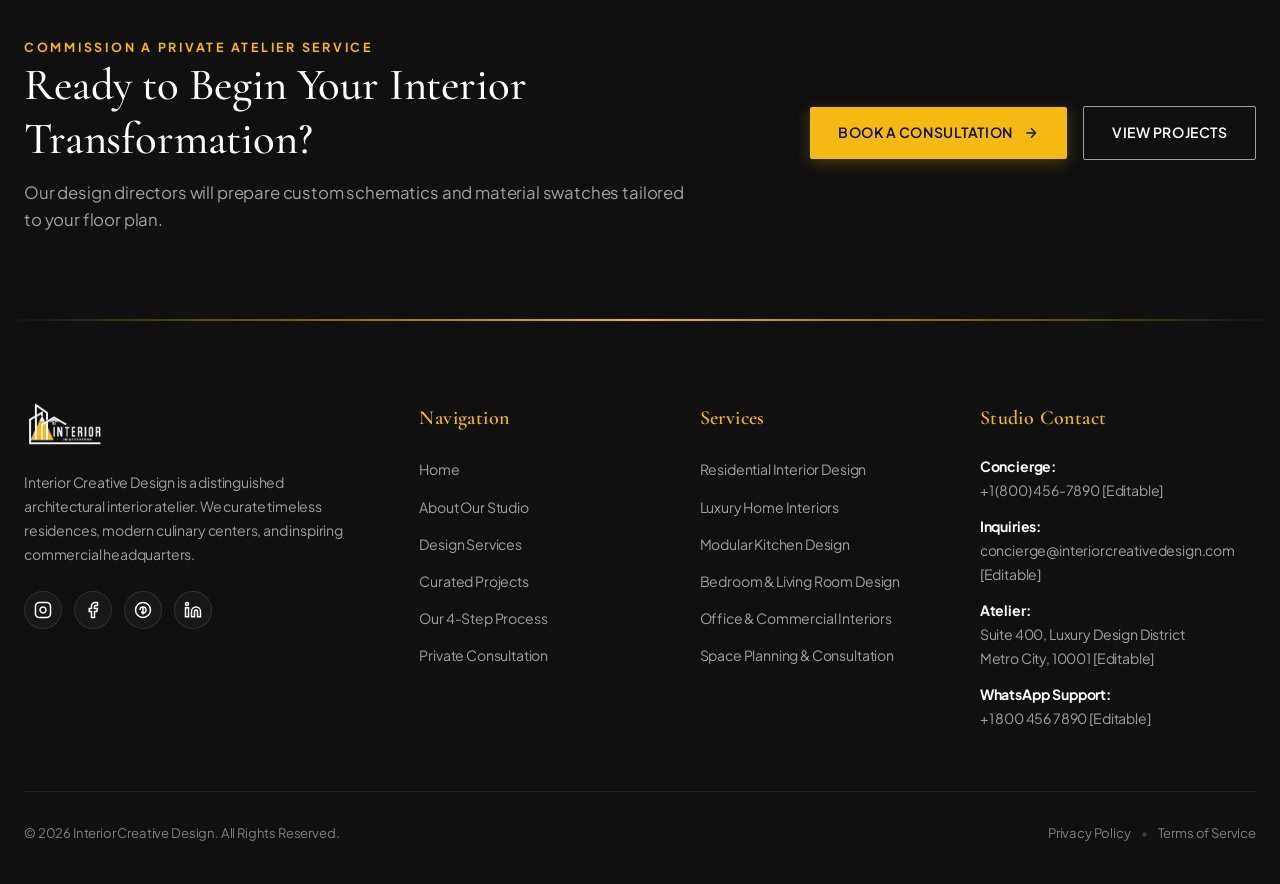
<file: services.html>
﻿<!DOCTYPE html>
<html lang="en">
<head>
  <meta charset="UTF-8">
  <meta name="viewport" content="width=device-width, initial-scale=1.0">
  <title>Architectural Services &amp; Turnkey Practice | Interior Creative Design</title>
  <meta name="description" content="Explore our bespoke interior architecture specializations: Residential Estates, Modular Kitchens, Luxury Bedrooms, and Commercial Architecture.">
  <link rel="icon" type="image/jpeg" href="assets/images/logo.jpg">

  <!-- Google Fonts -->
  <link rel="preconnect" href="https://fonts.googleapis.com">
  <link rel="preconnect" href="https://fonts.gstatic.com" crossorigin>
  <link href="https://fonts.googleapis.com/css2?family=Cormorant+Garamond:ital,wght@0,400;0,500;0,600;0,700;1,400;1,600&family=Plus+Jakarta+Sans:wght@300;400;500;600;700&display=swap" rel="stylesheet">

  <link rel="stylesheet" href="css/style.css">
</head>
<body>

  <!-- ==================== DISTINCT INNER HEADER ==================== -->
  <header id="site-header" class="site-header inner-header">
    <div class="header-container">
      <a href="index.html" class="brand-logo" aria-label="Interior Creative Design Home">
        <img src="assets/images/logo-light.png" alt="Interior Creative Design Official Brand Logo" class="logo-img logo-light" width="210" height="124">
      </a>

      <nav class="desktop-nav" aria-label="Primary Navigation">
        <ul class="nav-list">
          <li class="nav-item"><a href="index.html" class="nav-link">Home</a></li>
          <li class="nav-item"><a href="about.html" class="nav-link">About Us</a></li>
          <li class="nav-item"><a href="services.html" class="nav-link active">Services</a></li>
          <li class="nav-item"><a href="projects.html" class="nav-link">Projects</a></li>
          <li class="nav-item"><a href="process.html" class="nav-link">Our Process</a></li>
          <li class="nav-item"><a href="contact.html" class="nav-link">Contact</a></li>
        </ul>
      </nav>

      <div class="header-action">
        <a href="contact.html" class="btn btn-gold btn-header">
          <span>Book a Consultation</span>
          <svg class="btn-arrow" width="16" height="16" viewBox="0 0 24 24" fill="none" stroke="currentColor" stroke-width="2" stroke-linecap="round" stroke-linejoin="round" aria-hidden="true"><line x1="5" y1="12" x2="19" y2="12"></line><polyline points="12 5 19 12 12 19"></polyline></svg>
        </a>

        <button id="menu-toggle" class="menu-toggle" aria-label="Toggle navigation menu" aria-expanded="false" aria-controls="mobile-nav">
          <span class="hamburger-bar"></span>
          <span class="hamburger-bar"></span>
          <span class="hamburger-bar"></span>
        </button>
      </div>
    </div>

    <!-- Mobile Drawer -->
    <div id="mobile-nav" class="mobile-nav" aria-hidden="true">
      <div class="mobile-nav-inner">
        <div class="mobile-nav-header">
          <img src="assets/images/logo-light.png" alt="Interior Creative Design Logo" class="mobile-logo">
          <button id="mobile-close" class="mobile-close" aria-label="Close navigation menu">&times;</button>
        </div>
        <ul class="mobile-nav-list">
          <li><a href="index.html" class="mobile-nav-link">Home</a></li>
          <li><a href="about.html" class="mobile-nav-link">About Us</a></li>
          <li><a href="services.html" class="mobile-nav-link">Services</a></li>
          <li><a href="projects.html" class="mobile-nav-link">Projects</a></li>
          <li><a href="process.html" class="mobile-nav-link">Our Process</a></li>
          <li><a href="contact.html" class="mobile-nav-link">Contact</a></li>
        </ul>
        <div class="mobile-nav-footer">
          <a href="contact.html" class="btn btn-gold btn-block mobile-cta">Book a Consultation</a>
        </div>
      </div>
    </div>
    <div id="mobile-overlay" class="mobile-overlay"></div>
  </header>

  <!-- ==================== EDITORIAL HERO ==================== -->
  <section class="page-hero-editorial" aria-label="Services Catalog Header">
    <div class="container">
      <div class="editorial-hero-grid">
        <div class="editorial-hero-content reveal-fade-right">
          <div class="editorial-badge">THE PRACTICE &bull; TURNKEY SERVICES</div>
          <h1 class="editorial-hero-title">Architectural Services &amp; Turnkey Delivery.</h1>
          <blockquote class="editorial-hero-quote">
            â€œFrom raw volumetric blueprints to the final ceremonial reveal, we provide a holistic turnkey discipline that honors your budget, time, and emotional peace.â€
          </blockquote>
          <div class="breadcrumbs">
            <a href="index.html">Home</a>
            <span class="sep">&bull;</span>
            <span class="current">Services Catalog</span>
          </div>
        </div>

        <div class="editorial-hero-visual reveal-fade-left">
          <div class="editorial-hero-img-box">
            <img src="assets/images/banner-services.jpg" alt="Interior Creative Design Services showcase" class="editorial-hero-img">
          </div>
          <div class="editorial-hero-accent-frame"></div>
        </div>
      </div>
    </div>
  </section>

  <!-- ==================== INTERACTIVE SERVICE CATALOG (SPLIT VIEW) ==================== -->
  <section class="service-catalog-section" aria-label="Interactive Service Catalog">
    <div class="container">
      
      <div class="section-header text-center reveal-fade-up">
        <div class="section-tag-wrapper justify-center">
          <span class="section-tag">CATALOG DOSSIERS</span>
        </div>
        <h2 class="section-title">Explore Our Six Specialized Disciplines</h2>
        <p class="section-subtitle">Navigate through our dedicated practice areas to examine deliverables, typical timelines, and specifications.</p>
      </div>

      <div class="service-catalog-container">
        
        <!-- Sticky Sidebar Navigation -->
        <aside class="catalog-sidebar reveal-fade-right">
          <a href="#service-residential" class="catalog-nav-btn active">
            <span>01 Residential Design</span>
            <svg width="14" height="14" viewBox="0 0 24 24" fill="none" stroke="currentColor" stroke-width="2"><polyline points="9 18 15 12 9 6"></polyline></svg>
          </a>
          <a href="#service-luxury" class="catalog-nav-btn">
            <span>02 Luxury Home Estates</span>
            <svg width="14" height="14" viewBox="0 0 24 24" fill="none" stroke="currentColor" stroke-width="2"><polyline points="9 18 15 12 9 6"></polyline></svg>
          </a>
          <a href="#service-kitchen" class="catalog-nav-btn">
            <span>03 Modular Kitchens</span>
            <svg width="14" height="14" viewBox="0 0 24 24" fill="none" stroke="currentColor" stroke-width="2"><polyline points="9 18 15 12 9 6"></polyline></svg>
          </a>
          <a href="#service-bedroom" class="catalog-nav-btn">
            <span>04 Bedroom &amp; Living</span>
            <svg width="14" height="14" viewBox="0 0 24 24" fill="none" stroke="currentColor" stroke-width="2"><polyline points="9 18 15 12 9 6"></polyline></svg>
          </a>
          <a href="#service-commercial" class="catalog-nav-btn">
            <span>05 Commercial Offices</span>
            <svg width="14" height="14" viewBox="0 0 24 24" fill="none" stroke="currentColor" stroke-width="2"><polyline points="9 18 15 12 9 6"></polyline></svg>
          </a>
          <a href="#service-planning" class="catalog-nav-btn">
            <span>06 Space Planning &amp; 3D</span>
            <svg width="14" height="14" viewBox="0 0 24 24" fill="none" stroke="currentColor" stroke-width="2"><polyline points="9 18 15 12 9 6"></polyline></svg>
          </a>
        </aside>

        <!-- Right Side: Detailed Service Dossiers -->
        <div class="catalog-content-stream">
          
          <!-- Dossier 1: Residential -->
          <article id="service-residential" class="catalog-dossier-card reveal-fade-up">
            <img src="assets/images/service-1-residential.jpg" alt="Residential Interior Design" class="dossier-header-img" loading="lazy">
            <span class="editorial-badge">DISCIPLINE 01</span>
            <h3 class="service-title" style="font-size: 2.2rem; margin-bottom: 12px;">Residential Interior Design</h3>
            <p class="service-desc" style="font-size: 1.05rem;">
              Complete spatial transformation for private residences, townhomes, and luxury apartments. We choreograph living rituals to balance acoustic quietness, functional storage joinery, and breathtaking aesthetic value.
            </p>
            <div class="dossier-meta-bar">
              <span class="dossier-meta-item"><strong>Typical Timeline:</strong> 8â€“14 Weeks</span>
              <span class="dossier-meta-item"><strong>Engagement:</strong> Turnkey / Full-Scope</span>
              <span class="dossier-meta-item"><strong>Project Scale:</strong> 2,000 â€“ 10,000+ Sq.Ft</span>
            </div>
            <h4 class="modal-subheading">Turnkey Deliverables</h4>
            <div class="service-bullets">
              <div class="service-bullet-item"><svg width="18" height="18" viewBox="0 0 24 24" fill="none" stroke="currentColor" stroke-width="2"><polyline points="20 6 9 17 4 12"></polyline></svg><span>Comprehensive CAD spatial plans, reflected ceiling plans, and MEP coordination</span></div>
              <div class="service-bullet-item"><svg width="18" height="18" viewBox="0 0 24 24" fill="none" stroke="currentColor" stroke-width="2"><polyline points="20 6 9 17 4 12"></polyline></svg><span>Custom millwork design, walk-in dressing rooms, and floating joinery</span></div>
              <div class="service-bullet-item"><svg width="18" height="18" viewBox="0 0 24 24" fill="none" stroke="currentColor" stroke-width="2"><polyline points="20 6 9 17 4 12"></polyline></svg><span>Curated European furniture sourcing, bespoke upholstery, and white-glove staging</span></div>
            </div>
            <a href="contact.html" class="btn btn-gold mt-3"><span>Inquire For Residential Project</span></a>
          </article>

          <!-- Dossier 2: Luxury Home Estates -->
          <article id="service-luxury" class="catalog-dossier-card reveal-fade-up">
            <img src="assets/images/service-2-luxury.jpg" alt="Luxury Home Interiors" class="dossier-header-img" loading="lazy">
            <span class="editorial-badge">DISCIPLINE 02</span>
            <h3 class="service-title" style="font-size: 2.2rem; margin-bottom: 12px;">Luxury Home Interiors &amp; Penthouses</h3>
            <p class="service-desc" style="font-size: 1.05rem;">
              Monumental penthouses, private villas, and heritage manors designed with rare monolithic stones, bookmatched marble, bespoke bronze screens, and discreet smart-home automation.
            </p>
            <div class="dossier-meta-bar">
              <span class="dossier-meta-item"><strong>Typical Timeline:</strong> 12â€“20 Weeks</span>
              <span class="dossier-meta-item"><strong>Engagement:</strong> Haute Architecture Turnkey</span>
              <span class="dossier-meta-item"><strong>Supervision:</strong> Dedicated Senior Partner</span>
            </div>
            <h4 class="modal-subheading">Turnkey Deliverables</h4>
            <div class="service-bullets">
              <div class="service-bullet-item"><svg width="18" height="18" viewBox="0 0 24 24" fill="none" stroke="currentColor" stroke-width="2"><polyline points="20 6 9 17 4 12"></polyline></svg><span>Direct quarry marble selection with bookmatched stone slab dry-lay</span></div>
              <div class="service-bullet-item"><svg width="18" height="18" viewBox="0 0 24 24" fill="none" stroke="currentColor" stroke-width="2"><polyline points="20 6 9 17 4 12"></polyline></svg><span>Sculptural architectural staircases, wine cellars, and ceiling coffers</span></div>
              <div class="service-bullet-item"><svg width="18" height="18" viewBox="0 0 24 24" fill="none" stroke="currentColor" stroke-width="2"><polyline points="20 6 9 17 4 12"></polyline></svg><span>Private art curation, museum-grade illumination, and fine styling</span></div>
            </div>
            <a href="contact.html" class="btn btn-gold mt-3"><span>Inquire For Luxury Estate</span></a>
          </article>

          <!-- Dossier 3: Modular Kitchens -->
          <article id="service-kitchen" class="catalog-dossier-card reveal-fade-up">
            <img src="assets/images/service-3-kitchen.jpg" alt="Modular Kitchen Architecture" class="dossier-header-img" loading="lazy">
            <span class="editorial-badge">DISCIPLINE 03</span>
            <h3 class="service-title" style="font-size: 2.2rem; margin-bottom: 12px;">Modular Kitchen Design &amp; Culinary Ateliers</h3>
            <p class="service-desc" style="font-size: 1.05rem;">
              Culinary spaces combining Italian minimalist elegance with German engineering precision. Motorized soft-close drawer mechanisms, anti-scratch nano surfaces, and concealed butler pantries.
            </p>
            <div class="dossier-meta-bar">
              <span class="dossier-meta-item"><strong>Typical Timeline:</strong> 6â€“10 Weeks</span>
              <span class="dossier-meta-item"><strong>Hardware:</strong> Blum Motorized / Hettich</span>
              <span class="dossier-meta-item"><strong>Warranty:</strong> 10-Year Craft Guarantee</span>
            </div>
            <h4 class="modal-subheading">Turnkey Deliverables</h4>
            <div class="service-bullets">
              <div class="service-bullet-item"><svg width="18" height="18" viewBox="0 0 24 24" fill="none" stroke="currentColor" stroke-width="2"><polyline points="20 6 9 17 4 12"></polyline></svg><span>3D ergonomic work-triangle flow simulation and storage mapping</span></div>
              <div class="service-bullet-item"><svg width="18" height="18" viewBox="0 0 24 24" fill="none" stroke="currentColor" stroke-width="2"><polyline points="20 6 9 17 4 12"></polyline></svg><span>Continuous quartz/porcelain waterfall counters and seamless induction integration</span></div>
              <div class="service-bullet-item"><svg width="18" height="18" viewBox="0 0 24 24" fill="none" stroke="currentColor" stroke-width="2"><polyline points="20 6 9 17 4 12"></polyline></svg><span>Integrated ambient golden task illumination and bespoke bar cabinets</span></div>
            </div>
            <a href="contact.html" class="btn btn-gold mt-3"><span>Inquire For Kitchen Atelier</span></a>
          </article>

          <!-- Dossier 4: Bedroom & Living -->
          <article id="service-bedroom" class="catalog-dossier-card reveal-fade-up">
            <img src="assets/images/service-4-bedroom-living.jpg" alt="Bedroom and Living Design" class="dossier-header-img" loading="lazy">
            <span class="editorial-badge">DISCIPLINE 04</span>
            <h3 class="service-title" style="font-size: 2.2rem; margin-bottom: 12px;">Bedroom &amp; Living Room Suites</h3>
            <p class="service-desc" style="font-size: 1.05rem;">
              Sanctuary master suites with walk-in dressing enclosures and conversational living salons curated for deep relaxation, acoustic comfort, and sophisticated hosting.
            </p>
            <a href="contact.html" class="btn btn-gold mt-3"><span>Inquire For Bedroom &amp; Living Suites</span></a>
          </article>

          <!-- Dossier 5: Commercial -->
          <article id="service-commercial" class="catalog-dossier-card reveal-fade-up">
            <img src="assets/images/service-5-commercial.jpg" alt="Commercial Interiors" class="dossier-header-img" loading="lazy">
            <span class="editorial-badge">DISCIPLINE 05</span>
            <h3 class="service-title" style="font-size: 2.2rem; margin-bottom: 12px;">Office &amp; Commercial Interiors</h3>
            <p class="service-desc" style="font-size: 1.05rem;">
              Flagship corporate headquarters, private equity salons, and executive conference centers engineered to inspire teams, empower focus, and project brand prestige.
            </p>
            <a href="contact.html" class="btn btn-gold mt-3"><span>Inquire For Commercial Project</span></a>
          </article>

          <!-- Dossier 6: Space Planning -->
          <article id="service-planning" class="catalog-dossier-card reveal-fade-up">
            <img src="assets/images/service-6-consultation.jpg" alt="Space Planning and Consultation" class="dossier-header-img" loading="lazy">
            <span class="editorial-badge">DISCIPLINE 06</span>
            <h3 class="service-title" style="font-size: 2.2rem; margin-bottom: 12px;">Space Planning &amp; Architectural Advisory</h3>
            <p class="service-desc" style="font-size: 1.05rem;">
              Pre-construction structural review, photorealistic 4K visual walkthroughs, MEP engineering review, and detailed contractor Bill of Quantities (BOQ).
            </p>
            <a href="contact.html" class="btn btn-gold mt-3"><span>Inquire For Space Planning</span></a>
          </article>

        </div>

      </div>

    </div>
  </section>

  <!-- ==================== ENGAGEMENT COMPARISON TABLE ==================== -->
  <section class="section" aria-label="Engagement Models Comparison">
    <div class="container">
      <div class="section-header text-center reveal-fade-up">
        <div class="section-tag-wrapper justify-center">
          <span class="section-tag">FLEXIBLE ENGAGEMENT</span>
        </div>
        <h2 class="section-title">Service Engagement Models</h2>
        <p class="section-subtitle">Choose the scope of studio involvement that aligns with your construction readiness.</p>
      </div>

      <div class="comparison-table-wrap reveal-fade-up">
        <table class="comparison-table">
          <thead>
            <tr>
              <th>Scope Deliverable</th>
              <th>Design &amp; 3D Advisory</th>
              <th class="highlight-col">Full Turnkey Atelier (Recommended)</th>
              <th>Architectural Consulting</th>
            </tr>
          </thead>
          <tbody>
            <tr>
              <td><strong>Laser Site Survey &amp; CAD Layouts</strong></td>
              <td>Included</td>
              <td><strong>Included &bull; Precision 3D Laser</strong></td>
              <td>Client Provided</td>
            </tr>
            <tr>
              <td><strong>Photorealistic 4K Visual Renderings</strong></td>
              <td>2 Iterations Included</td>
              <td><strong>Unlimited Refinements</strong></td>
              <td>1 Concept Pass</td>
            </tr>
            <tr>
              <td><strong>Material Procurement &amp; Quarry Sourcing</strong></td>
              <td>Specifications Only</td>
              <td><strong>White-Glove Direct Sourcing</strong></td>
              <td>Advisory Only</td>
            </tr>
            <tr>
              <td><strong>Bespoke Millwork &amp; Cabinet Fabrication</strong></td>
              <td>Shop Drawings Only</td>
              <td><strong>Fabricated &amp; Installed</strong></td>
              <td>Review Only</td>
            </tr>
            <tr>
              <td><strong>On-Site Construction Supervision</strong></td>
              <td>Bi-Weekly Reviews</td>
              <td><strong>Daily Dedicated Project Director</strong></td>
              <td>Milestone Checks</td>
            </tr>
            <tr>
              <td><strong>Handover Warranty</strong></td>
              <td>N/A</td>
              <td><strong>10-Year Craftsmanship Guarantee</strong></td>
              <td>N/A</td>
            </tr>
          </tbody>
        </table>
      </div>
    </div>
  </section>

  <!-- ==================== INTERACTIVE INVESTMENT & TIMELINE ESTIMATOR ==================== -->
  <section class="section" style="background-color: var(--color-light-gray);" aria-label="Investment Estimator">
    <div class="container">
      <div class="estimator-card reveal-fade-up">
        <div class="estimator-grid">
          
          <div class="estimator-inputs">
            <span class="section-tag text-gold">INTERACTIVE PLANNING</span>
            <h3 style="font-family: var(--font-serif); font-size: 2.2rem; color: #fff;">Project Timeline &amp; Scope Estimator</h3>
            <p style="color: #A0A0A5; font-size: 0.9rem;">Select your project type and approximate square footage to view estimated delivery timelines.</p>

            <div class="form-group">
              <label for="est-type" class="form-label">Project Type</label>
              <select id="est-type" class="form-select">
                <option value="residential" selected>Residential Villa / Apartment</option>
                <option value="penthouse">Luxury Penthouse Renovation</option>
                <option value="kitchen">Modular Kitchen Atelier</option>
                <option value="commercial">Commercial Corporate Office</option>
              </select>
            </div>

            <div class="form-group">
              <label for="est-size" class="form-label">Approximate Area (Sq.Ft)</label>
              <select id="est-size" class="form-select">
                <option value="small">Under 2,500 Sq.Ft</option>
                <option value="medium" selected>2,500 â€“ 5,000 Sq.Ft</option>
                <option value="large">5,000 â€“ 10,000 Sq.Ft</option>
                <option value="estate">10,000+ Sq.Ft (Private Estate)</option>
              </select>
            </div>
          </div>

          <div class="estimator-result-box">
            <span class="editorial-badge">ESTIMATED PRODUCTION WINDOW</span>
            <div id="est-result-timeline" class="estimator-result-val">10 â€“ 14 Weeks</div>
            <p id="est-result-desc" style="color: #C0C0C8; font-size: 0.9rem; line-height: 1.6; margin-bottom: 20px;">
              Includes 3D visual approval, custom millwork fabrication, Italian stone setting, and white-glove turnkey handover.
            </p>
            <a href="contact.html" class="btn btn-gold btn-block"><span>Request Formal Project Scope</span></a>
          </div>

        </div>
      </div>
    </div>
  </section>

  <!-- ==================== CALL TO ACTION BANNER ==================== -->
  <section class="cta-banner-section" aria-label="Book Consultation Banner">
    <div class="container">
      <div class="cta-banner-box reveal-fade-up">
        <div class="cta-banner-text">
          <span class="section-tag text-gold">COMMISSION A PRIVATE ATELIER SERVICE</span>
          <h2 class="cta-banner-title">Ready to Begin Your Interior Transformation?</h2>
          <p class="cta-banner-subtitle">Our design directors will prepare custom schematics and material swatches tailored to your floor plan.</p>
        </div>
        <div class="cta-banner-actions">
          <a href="contact.html" class="btn btn-gold">
            <span>Book a Consultation</span>
            <svg class="btn-arrow" width="16" height="16" viewBox="0 0 24 24" fill="none" stroke="currentColor" stroke-width="2"><line x1="5" y1="12" x2="19" y2="12"></line><polyline points="12 5 19 12 12 19"></polyline></svg>
          </a>
          <a href="projects.html" class="btn btn-outline-white"><span>View Projects</span></a>
        </div>
      </div>
    </div>
  </section>

  <!-- ==================== FOOTER ==================== -->
  <footer class="site-footer" aria-label="Site Footer">
    <div class="footer-gold-bar"></div>
    <div class="container footer-container">
      <div class="footer-grid">
        <div class="footer-col brand-col">
          <a href="index.html" class="footer-logo-link" aria-label="Interior Creative Design Home">
            <img src="assets/images/logo-light.png" alt="Interior Creative Design Official Brand Logo" class="footer-logo" width="220" height="130">
          </a>
          <p class="footer-brand-desc">
            Interior Creative Design is a distinguished architectural interior atelier. We curate timeless residences, modern culinary centers, and inspiring commercial headquarters.
          </p>
          <div class="footer-social-links">
            <a href="https://instagram.com" target="_blank" rel="noopener noreferrer" class="social-icon" aria-label="Instagram"><svg width="18" height="18" viewBox="0 0 24 24" fill="none" stroke="currentColor" stroke-width="2"><rect x="2" y="2" width="20" height="20" rx="5" ry="5"></rect><path d="M16 11.37A4 4 0 1 1 12.63 8 4 4 0 0 1 16 11.37z"></path><line x1="17.5" y1="6.5" x2="17.51" y2="6.5"></line></svg></a>
            <a href="https://facebook.com" target="_blank" rel="noopener noreferrer" class="social-icon" aria-label="Facebook"><svg width="18" height="18" viewBox="0 0 24 24" fill="none" stroke="currentColor" stroke-width="2"><path d="M18 2h-3a5 5 0 0 0-5 5v3H7v4h3v8h4v-8h3l1-4h-4V7a1 1 0 0 1 1-1h3z"></path></svg></a>
            <a href="https://pinterest.com" target="_blank" rel="noopener noreferrer" class="social-icon" aria-label="Pinterest"><svg width="18" height="18" viewBox="0 0 24 24" fill="none" stroke="currentColor" stroke-width="2"><line x1="12" y1="9" x2="12" y2="18"></line><path d="M8 12a4 4 0 1 1 8 0c0 2.2-1.8 4-4 4a2 2 0 0 1-2-2"></path><circle cx="12" cy="12" r="10"></circle></svg></a>
            <a href="https://linkedin.com" target="_blank" rel="noopener noreferrer" class="social-icon" aria-label="LinkedIn"><svg width="18" height="18" viewBox="0 0 24 24" fill="none" stroke="currentColor" stroke-width="2"><path d="M16 8a6 6 0 0 1 6 6v7h-4v-7a2 2 0 0 0-2-2 2 2 0 0 0-2 2v7h-4v-7a6 6 0 0 1 6-6z"></path><rect x="2" y="9" width="4" height="12"></rect><circle cx="4" cy="4" r="2"></circle></svg></a>
          </div>
        </div>

        <div class="footer-col">
          <h4 class="footer-heading">Navigation</h4>
          <ul class="footer-links">
            <li><a href="index.html">Home</a></li>
            <li><a href="about.html">About Our Studio</a></li>
            <li><a href="services.html">Design Services</a></li>
            <li><a href="projects.html">Curated Projects</a></li>
            <li><a href="process.html">Our 4-Step Process</a></li>
            <li><a href="contact.html">Private Consultation</a></li>
          </ul>
        </div>

        <div class="footer-col">
          <h4 class="footer-heading">Services</h4>
          <ul class="footer-links">
            <li><a href="services.html">Residential Interior Design</a></li>
            <li><a href="services.html">Luxury Home Interiors</a></li>
            <li><a href="services.html">Modular Kitchen Design</a></li>
            <li><a href="services.html">Bedroom &amp; Living Room Design</a></li>
            <li><a href="services.html">Office &amp; Commercial Interiors</a></li>
            <li><a href="services.html">Space Planning &amp; Consultation</a></li>
          </ul>
        </div>

        <div class="footer-col">
          <h4 class="footer-heading">Studio Contact</h4>
          <div class="footer-contact-block">
            <p><strong>Concierge:</strong><br><a href="tel:+18004567890">+1 (800) 456-7890</a> [Editable]</p>
            <p><strong>Inquiries:</strong><br><a href="mailto:concierge@interiorcreativedesign.com">concierge@interiorcreativedesign.com</a> [Editable]</p>
            <p><strong>Atelier:</strong><br>Suite 400, Luxury Design District<br>Metro City, 10001 [Editable]</p>
            <p><strong>WhatsApp Support:</strong><br><a href="https://wa.me/18004567890" target="_blank" rel="noopener noreferrer">+1 800 456 7890</a> [Editable]</p>
          </div>
        </div>
      </div>

      <div class="footer-bottom">
        <p class="copyright-text">&copy; 2026 Interior Creative Design. All Rights Reserved.</p>
        <div class="footer-legal">
          <a href="contact.html">Privacy Policy</a>
          <span class="sep">&bull;</span>
          <a href="contact.html">Terms of Service</a>
        </div>
      </div>
    </div>
  </footer>

  <!-- Floating WhatsApp -->
  <aside class="floating-whatsapp" aria-label="Chat on WhatsApp">
    <a href="https://wa.me/18004567890?text=Hello%20Interior%20Creative%20Design%2C%20I%20would%20like%20to%20inquire%20about%20your%20services." 
       target="_blank" rel="noopener noreferrer" class="whatsapp-btn" aria-label="Direct WhatsApp Consultation">
      <span class="whatsapp-pulse"></span>
      <span class="whatsapp-tooltip">Chat with Our Design Team</span>
      <svg width="30" height="30" viewBox="0 0 24 24" fill="currentColor"><path d="M12.031 6.172c-3.181 0-5.767 2.586-5.768 5.766-.001 1.298.38 2.27 1.019 3.287l-.711 2.598 2.664-.698c.969.584 1.761.888 2.796.888 3.182 0 5.768-2.587 5.768-5.766.001-3.182-2.585-5.775-5.768-5.775zm3.376 8.21c-.141.398-.822.766-1.139.814-.316.048-.711.08-2.072-.484-1.636-.677-2.678-2.359-2.759-2.468-.08-.109-.658-.876-.658-1.671 0-.795.418-1.186.566-1.346.148-.161.323-.201.43-.201.108 0 .216.001.311.006.101.005.236-.038.369.281.139.333.475 1.159.516 1.243.041.084.068.183.013.292-.054.108-.082.176-.162.27-.081.095-.17.212-.243.285-.081.08-.166.168-.071.332.095.163.421.695.903 1.124.621.553 1.144.724 1.307.805.163.081.258.072.354-.039.096-.111.411-.479.52-.643.109-.163.217-.137.366-.082.149.055.945.446 1.107.527.163.081.271.122.311.19.041.068.041.396-.1.794zM12 2C6.477 2 2 6.477 2 12c0 1.89.525 3.66 1.438 5.168L2 22l4.981-1.399C8.423 21.494 10.153 22 12 22c5.523 0 10-4.477 10-10S17.523 2 12 2z"/></svg>
    </a>
  </aside>

  <script src="js/script.js"></script>
</body>
</html>
</file>
<file: css/style.css>
/* ==========================================================================
   INTERIOR CREATIVE DESIGN — OFFICIAL LUXURY STYLING SYSTEM
   Primary Palette: Black (#101010), Golden Yellow (#F5B914), White (#FFFFFF),
   Light Gray (#F5F5F3), Dark Gray (#242424)
   ========================================================================== */

/* ---------- CSS VARIABLES & DESIGN TOKENS ---------- */
:root {
  /* Brand Colors */
  --color-primary-black: #101010;
  --color-dark-gray: #242424;
  --color-dark-surface: #181818;
  --color-dark-card: #1f1f1f;
  --color-gold: #F5B914;
  --color-gold-hover: #e0a50b;
  --color-gold-light: rgba(245, 185, 20, 0.12);
  --color-gold-border: rgba(245, 185, 20, 0.35);
  --color-gold-glow: rgba(245, 185, 20, 0.25);
  --color-white: #FFFFFF;
  --color-light-gray: #F5F5F3;
  --color-light-border: #E8E8E4;
  --color-muted-gray: #8E8E93;
  --color-body-dark: #2C2C2E;

  /* Typography */
  --font-serif: 'Cormorant Garamond', Georgia, serif;
  --font-sans: 'Plus Jakarta Sans', system-ui, -apple-system, BlinkMacSystemFont, 'Segoe UI', Roboto, sans-serif;

  /* Spacing & Layout */
  --container-max-width: 1320px;
  --header-height: 96px;
  --header-height-scrolled: 82px;
  --section-padding: 110px 0;
  --section-padding-mobile: 70px 0;

  /* Transitions */
  --transition-fast: 0.25s cubic-bezier(0.16, 1, 0.3, 1);
  --transition-normal: 0.4s cubic-bezier(0.16, 1, 0.3, 1);
  --transition-slow: 0.7s cubic-bezier(0.16, 1, 0.3, 1);

  /* Shadows */
  --shadow-sm: 0 4px 12px rgba(0, 0, 0, 0.05);
  --shadow-md: 0 8px 30px rgba(0, 0, 0, 0.08);
  --shadow-lg: 0 16px 40px rgba(0, 0, 0, 0.16);
  --shadow-gold: 0 8px 25px rgba(245, 185, 20, 0.3);
}

/* ---------- RESET & BASE STYLES ---------- */
*, *::before, *::after {
  box-sizing: border-box;
  margin: 0;
  padding: 0;
}

html {
  scroll-behavior: smooth;
  font-size: 16px;
  -webkit-text-size-adjust: 100%;
}

body {
  font-family: var(--font-sans);
  background-color: var(--color-white);
  color: var(--color-body-dark);
  line-height: 1.7;
  letter-spacing: -0.01em;
  overflow-x: hidden;
  -webkit-font-smoothing: antialiased;
  -moz-osx-font-smoothing: grayscale;
}

img {
  max-width: 100%;
  height: auto;
  display: block;
}

a {
  color: inherit;
  text-decoration: none;
  transition: color var(--transition-fast);
}

button {
  cursor: pointer;
  border: none;
  background: none;
  font-family: inherit;
}

ul {
  list-style: none;
}

/* ---------- UTILITY CLASSES ---------- */
.container {
  width: 100%;
  max-width: var(--container-max-width);
  margin-left: auto;
  margin-right: auto;
  padding-left: 24px;
  padding-right: 24px;
}

.section {
  padding: var(--section-padding);
  position: relative;
}

.text-center { text-align: center; }
.text-white { color: var(--color-white) !important; }
.text-gold { color: var(--color-gold) !important; }
.text-gray { color: #A0A0A5 !important; }
.justify-center { justify-content: center !important; }
.mt-3 { margin-top: 1rem; }
.mt-4 { margin-top: 1.5rem; }

/* Section Header Typography */
.section-tag-wrapper {
  display: inline-flex;
  align-items: center;
  gap: 12px;
  margin-bottom: 14px;
}

.section-tag {
  font-family: var(--font-sans);
  font-size: 0.78rem;
  font-weight: 700;
  letter-spacing: 0.22em;
  text-transform: uppercase;
  color: var(--color-gold);
}

.tag-line {
  display: inline-block;
  width: 36px;
  height: 1.5px;
  background-color: var(--color-gold);
}

.section-title {
  font-family: var(--font-serif);
  font-size: clamp(2.2rem, 4vw, 3.4rem);
  font-weight: 500;
  line-height: 1.18;
  color: var(--color-primary-black);
  margin-bottom: 18px;
  letter-spacing: -0.015em;
}

.section-subtitle {
  font-size: 1.05rem;
  color: var(--color-muted-gray);
  max-width: 680px;
  margin-left: auto;
  margin-right: auto;
  line-height: 1.65;
}

/* ---------- BUTTONS ---------- */
.btn {
  display: inline-flex;
  align-items: center;
  justify-content: center;
  gap: 10px;
  padding: 14px 28px;
  font-family: var(--font-sans);
  font-size: 0.88rem;
  font-weight: 600;
  letter-spacing: 0.04em;
  text-transform: uppercase;
  border-radius: 2px;
  transition: all var(--transition-normal);
  position: relative;
  overflow: hidden;
  white-space: nowrap;
}

.btn-gold {
  background-color: var(--color-gold);
  color: var(--color-primary-black);
  box-shadow: 0 4px 15px rgba(245, 185, 20, 0.25);
}

.btn-gold:hover {
  background-color: var(--color-gold-hover);
  box-shadow: var(--shadow-gold);
  transform: translateY(-2px);
}

.btn-outline-white {
  background-color: transparent;
  color: var(--color-white);
  border: 1px solid rgba(255, 255, 255, 0.6);
  backdrop-filter: blur(4px);
}

.btn-outline-white:hover {
  background-color: var(--color-white);
  color: var(--color-primary-black);
  border-color: var(--color-white);
  transform: translateY(-2px);
}

.btn-block {
  width: 100%;
}

.btn-arrow {
  transition: transform var(--transition-fast);
}

.btn:hover .btn-arrow {
  transform: translateX(4px);
}

/* ==========================================================================
   HEADER & NAVIGATION
   ========================================================================== */
.site-header {
  position: fixed;
  top: 0;
  left: 0;
  width: 100%;
  height: var(--header-height);
  z-index: 1000;
  background-color: transparent;
  transition: background-color var(--transition-normal), 
              height var(--transition-normal), 
              box-shadow var(--transition-normal),
              border-color var(--transition-normal);
  border-bottom: 1px solid rgba(255, 255, 255, 0.08);
}

.header-container {
  width: 100%;
  max-width: var(--container-max-width);
  height: 100%;
  margin: 0 auto;
  padding: 0 24px;
  display: flex;
  align-items: center;
  justify-content: space-between;
}

/* Header scrolled state */
.site-header.scrolled {
  height: var(--header-height-scrolled);
  background-color: rgba(16, 16, 16, 0.95);
  backdrop-filter: blur(14px);
  -webkit-backdrop-filter: blur(14px);
  box-shadow: 0 6px 30px rgba(0, 0, 0, 0.5);
  border-bottom: 1px solid var(--color-gold-border);
}

/* Brand Logo */
.brand-logo {
  display: flex;
  align-items: center;
  position: relative;
  height: 65px;
  transition: opacity var(--transition-fast);
}

.logo-img {
  height: 65px;
  width: auto;
  max-width: 240px;
  object-fit: contain;
  transition: all var(--transition-normal);
}

/* Display light logo on dark header/hero; dark logo hidden */
.logo-light {
  display: block;
}

.logo-dark {
  display: none;
}

/* Desktop Navigation */
.desktop-nav {
  display: flex;
  align-items: center;
}

.nav-list {
  display: flex;
  align-items: center;
  gap: 34px;
}

.nav-link {
  font-size: 0.9rem;
  font-weight: 500;
  color: rgba(255, 255, 255, 0.88);
  letter-spacing: 0.03em;
  padding: 8px 0;
  position: relative;
  transition: color var(--transition-fast);
}

.nav-link::after {
  content: '';
  position: absolute;
  bottom: 0;
  left: 0;
  width: 0;
  height: 2px;
  background-color: var(--color-gold);
  transition: width var(--transition-normal);
}

.nav-link:hover,
.nav-link.active {
  color: var(--color-white);
}

.nav-link:hover::after,
.nav-link.active::after {
  width: 100%;
}

/* Header Action */
.header-action {
  display: flex;
  align-items: center;
  gap: 18px;
}

.btn-header {
  padding: 10px 22px;
  font-size: 0.82rem;
}

/* Mobile Hamburger Toggle */
.menu-toggle {
  display: none;
  flex-direction: column;
  justify-content: center;
  align-items: center;
  width: 44px;
  height: 44px;
  background: rgba(255, 255, 255, 0.1);
  border-radius: 4px;
  gap: 5px;
  z-index: 1002;
  border: 1px solid rgba(255, 255, 255, 0.15);
  transition: background var(--transition-fast);
}

.hamburger-bar {
  display: block;
  width: 22px;
  height: 2px;
  background-color: var(--color-white);
  transition: transform var(--transition-normal), opacity var(--transition-normal);
}

.menu-toggle.open .hamburger-bar:nth-child(1) {
  transform: translateY(7px) rotate(45deg);
}

.menu-toggle.open .hamburger-bar:nth-child(2) {
  opacity: 0;
}

.menu-toggle.open .hamburger-bar:nth-child(3) {
  transform: translateY(-7px) rotate(-45deg);
}

/* Mobile Nav Drawer */
.mobile-nav {
  position: fixed;
  top: 0;
  right: -100%;
  width: 320px;
  max-width: 85vw;
  height: 100vh;
  background-color: var(--color-primary-black);
  border-left: 1px solid var(--color-gold-border);
  z-index: 1001;
  transition: right var(--transition-normal);
  display: flex;
  flex-direction: column;
  box-shadow: -10px 0 40px rgba(0, 0, 0, 0.7);
}

.mobile-nav.open {
  right: 0;
}

.mobile-nav-inner {
  padding: 30px 24px;
  display: flex;
  flex-direction: column;
  height: 100%;
  overflow-y: auto;
}

.mobile-nav-header {
  display: flex;
  align-items: center;
  justify-content: space-between;
  margin-bottom: 30px;
  padding-bottom: 20px;
  border-bottom: 1px solid rgba(255, 255, 255, 0.1);
}

.mobile-logo {
  height: 40px;
  width: auto;
}

.mobile-close {
  color: var(--color-white);
  font-size: 2rem;
  line-height: 1;
  padding: 4px 8px;
}

.mobile-nav-list {
  display: flex;
  flex-direction: column;
  gap: 16px;
  margin-bottom: 30px;
}

.mobile-nav-link {
  font-size: 1.1rem;
  font-weight: 500;
  color: rgba(255, 255, 255, 0.85);
  display: block;
  padding: 8px 0;
  border-bottom: 1px solid rgba(255, 255, 255, 0.05);
}

.mobile-nav-link:hover {
  color: var(--color-gold);
  padding-left: 6px;
}

.mobile-nav-footer {
  margin-top: auto;
  display: flex;
  flex-direction: column;
  gap: 20px;
}

.mobile-contact-info {
  font-size: 0.82rem;
  color: var(--color-muted-gray);
  line-height: 1.8;
}

.mobile-overlay {
  position: fixed;
  top: 0;
  left: 0;
  width: 100vw;
  height: 100vh;
  background: rgba(0, 0, 0, 0.7);
  backdrop-filter: blur(4px);
  z-index: 1000;
  opacity: 0;
  visibility: hidden;
  transition: opacity var(--transition-normal), visibility var(--transition-normal);
}

.mobile-overlay.open {
  opacity: 1;
  visibility: visible;
}

/* ==========================================================================
   HERO SECTION (FULL-SCREEN SLIDER)
   ========================================================================== */
.hero-slider {
  position: relative;
  width: 100%;
  height: 100vh;
  min-height: 720px;
  overflow: hidden;
  background-color: var(--color-primary-black);
}

.slider-wrapper {
  position: relative;
  width: 100%;
  height: 100%;
}

.hero-slide {
  position: absolute;
  top: 0;
  left: 0;
  width: 100%;
  height: 100%;
  opacity: 0;
  visibility: hidden;
  transition: opacity 1.2s cubic-bezier(0.16, 1, 0.3, 1), 
              visibility 1.2s cubic-bezier(0.16, 1, 0.3, 1);
  z-index: 1;
}

.hero-slide.active {
  opacity: 1;
  visibility: visible;
  z-index: 2;
}

.slide-background {
  position: absolute;
  top: 0;
  left: 0;
  width: 100%;
  height: 100%;
  background-size: cover;
  background-position: center center;
  background-repeat: no-repeat;
  transform: scale(1.06);
  transition: transform 7s ease-out;
}

.hero-slide.active .slide-background {
  transform: scale(1);
}

.slide-overlay {
  position: absolute;
  top: 0;
  left: 0;
  width: 100%;
  height: 100%;
  background: linear-gradient(
    135deg,
    rgba(16, 16, 16, 0.88) 0%,
    rgba(16, 16, 16, 0.6) 45%,
    rgba(16, 16, 16, 0.82) 100%
  );
  z-index: 2;
}

.slide-content-container {
  position: relative;
  z-index: 3;
  width: 100%;
  max-width: var(--container-max-width);
  height: 100%;
  margin: 0 auto;
  padding: 0 24px;
  display: flex;
  align-items: center;
}

.slide-content {
  max-width: 820px;
  color: var(--color-white);
  padding-top: 50px;
}

/* Subtle Text Reveal Animations */
.slide-tag {
  display: inline-block;
  font-size: 0.82rem;
  font-weight: 700;
  letter-spacing: 0.25em;
  color: var(--color-gold);
  margin-bottom: 18px;
  opacity: 0;
  transform: translateY(20px);
  transition: opacity 0.8s ease 0.3s, transform 0.8s ease 0.3s;
}

.slide-title {
  font-family: var(--font-serif);
  font-size: clamp(2.8rem, 5.2vw, 4.8rem);
  font-weight: 500;
  line-height: 1.12;
  letter-spacing: -0.02em;
  margin-bottom: 22px;
  color: var(--color-white);
  opacity: 0;
  transform: translateY(30px);
  transition: opacity 0.8s ease 0.5s, transform 0.8s ease 0.5s;
}

.slide-desc {
  font-size: clamp(1rem, 1.3vw, 1.2rem);
  font-weight: 300;
  line-height: 1.7;
  color: rgba(255, 255, 255, 0.85);
  max-width: 660px;
  margin-bottom: 36px;
  opacity: 0;
  transform: translateY(30px);
  transition: opacity 0.8s ease 0.7s, transform 0.8s ease 0.7s;
}

.slide-buttons {
  display: flex;
  align-items: center;
  gap: 18px;
  flex-wrap: wrap;
  opacity: 0;
  transform: translateY(30px);
  transition: opacity 0.8s ease 0.9s, transform 0.8s ease 0.9s;
}

.hero-slide.active .slide-tag,
.hero-slide.active .slide-title,
.hero-slide.active .slide-desc,
.hero-slide.active .slide-buttons {
  opacity: 1;
  transform: translateY(0);
}

/* Slider Controls (Bottom Right / Center) */
.slider-controls {
  position: absolute;
  bottom: 45px;
  right: 5%;
  z-index: 10;
  display: flex;
  align-items: center;
  gap: 20px;
}

.slider-arrow {
  width: 48px;
  height: 48px;
  border-radius: 50%;
  border: 1px solid rgba(255, 255, 255, 0.25);
  background: rgba(16, 16, 16, 0.4);
  backdrop-filter: blur(6px);
  color: var(--color-white);
  display: flex;
  align-items: center;
  justify-content: center;
  transition: all var(--transition-fast);
}

.slider-arrow:hover {
  background-color: var(--color-gold);
  border-color: var(--color-gold);
  color: var(--color-primary-black);
  transform: scale(1.05);
}

.slider-pagination {
  display: flex;
  align-items: center;
  gap: 12px;
}

.pagination-dot {
  display: flex;
  flex-direction: column;
  align-items: flex-start;
  gap: 6px;
  background: transparent;
  color: rgba(255, 255, 255, 0.5);
  transition: color var(--transition-fast);
  padding: 4px;
}

.dot-num {
  font-size: 0.75rem;
  font-weight: 600;
  letter-spacing: 0.05em;
}

.dot-bar {
  width: 42px;
  height: 2px;
  background: rgba(255, 255, 255, 0.25);
  position: relative;
  overflow: hidden;
  border-radius: 2px;
}

.dot-progress {
  position: absolute;
  top: 0;
  left: 0;
  height: 100%;
  width: 0;
  background-color: var(--color-gold);
  transition: width 5s linear;
}

.pagination-dot.active {
  color: var(--color-white);
}

.pagination-dot.active .dot-bar .dot-progress {
  width: 100%;
}

.pagination-dot:not(.active) .dot-bar .dot-progress {
  width: 0 !important;
  transition: none !important;
}

/* Vertical "Scroll to Explore" Indicator */
.scroll-indicator {
  position: absolute;
  bottom: 40px;
  left: 50%;
  transform: translateX(-50%);
  z-index: 10;
  display: flex;
  flex-direction: column;
  align-items: center;
  gap: 8px;
  color: rgba(255, 255, 255, 0.7);
  transition: color var(--transition-fast);
}

.scroll-indicator:hover {
  color: var(--color-gold);
}

.scroll-text {
  font-size: 0.68rem;
  font-weight: 600;
  letter-spacing: 0.22em;
  text-transform: uppercase;
}

.scroll-line {
  width: 1px;
  height: 38px;
  background: rgba(255, 255, 255, 0.2);
  position: relative;
  overflow: hidden;
}

.scroll-dot {
  position: absolute;
  top: 0;
  left: 0;
  width: 100%;
  height: 14px;
  background-color: var(--color-gold);
  animation: scrollDown 2s cubic-bezier(0.65, 0, 0.35, 1) infinite;
}

@keyframes scrollDown {
  0% { transform: translateY(-100%); opacity: 0; }
  40% { opacity: 1; }
  100% { transform: translateY(200%); opacity: 0; }
}

/* ==========================================================================
   ABOUT US SECTION
   ========================================================================== */
.about-section {
  background-color: var(--color-white);
}

.about-grid {
  display: grid;
  grid-template-columns: 1fr 1fr;
  gap: 70px;
  align-items: center;
}

/* Left Visuals */
.about-visuals {
  position: relative;
}

.image-frame-wrapper {
  position: relative;
  padding-bottom: 60px;
  padding-right: 40px;
}

.main-image-container {
  position: relative;
  border-radius: 3px;
  overflow: hidden;
  box-shadow: var(--shadow-lg);
}

.about-main-img {
  width: 100%;
  height: 520px;
  object-fit: cover;
  transition: transform var(--transition-slow);
}

.about-visuals:hover .about-main-img {
  transform: scale(1.02);
}

.image-gold-border {
  position: absolute;
  top: 18px;
  left: 18px;
  right: 18px;
  bottom: 18px;
  border: 1px solid rgba(245, 185, 20, 0.4);
  pointer-events: none;
}

/* Detail Inset Image */
.detail-image-container {
  position: absolute;
  bottom: 0;
  right: 0;
  width: 230px;
  height: 250px;
  border-radius: 3px;
  overflow: hidden;
  box-shadow: var(--shadow-lg);
  border: 4px solid var(--color-white);
  z-index: 2;
}

.about-detail-img {
  width: 100%;
  height: 100%;
  object-fit: cover;
}

/* Distinction Badge */
.about-experience-badge {
  position: absolute;
  top: 30px;
  left: -20px;
  background-color: var(--color-primary-black);
  border-left: 3px solid var(--color-gold);
  color: var(--color-white);
  padding: 16px 22px;
  border-radius: 2px;
  box-shadow: var(--shadow-lg);
  z-index: 3;
  display: flex;
  align-items: center;
  gap: 14px;
}

.badge-year {
  font-family: var(--font-serif);
  font-size: 2.2rem;
  font-weight: 600;
  color: var(--color-gold);
  line-height: 1;
}

.badge-text {
  font-size: 0.76rem;
  font-weight: 600;
  letter-spacing: 0.08em;
  text-transform: uppercase;
  max-width: 120px;
  line-height: 1.35;
}

/* Right Content */
.about-lead {
  font-size: 1.08rem;
  line-height: 1.8;
  color: #333333;
  margin-bottom: 30px;
}

.about-pillars {
  display: grid;
  grid-template-columns: 1fr 1fr;
  gap: 24px;
  margin-bottom: 38px;
}

.pillar-item {
  display: flex;
  gap: 14px;
  align-items: flex-start;
}

.pillar-icon {
  width: 44px;
  height: 44px;
  flex-shrink: 0;
  border-radius: 2px;
  background-color: var(--color-light-gray);
  border: 1px solid var(--color-light-border);
  color: var(--color-gold);
  display: flex;
  align-items: center;
  justify-content: center;
  transition: all var(--transition-fast);
}

.pillar-item:hover .pillar-icon {
  background-color: var(--color-primary-black);
  color: var(--color-gold);
  border-color: var(--color-primary-black);
}

.pillar-title {
  font-size: 0.98rem;
  font-weight: 600;
  color: var(--color-primary-black);
  margin-bottom: 4px;
}

.pillar-desc {
  font-size: 0.85rem;
  color: var(--color-muted-gray);
  line-height: 1.55;
}

/* Statistics Counter Bar (Editable Placeholders) */
.stats-counter-bar {
  margin-top: 80px;
  padding: 40px 30px;
  background-color: var(--color-light-gray);
  border-top: 2px solid var(--color-gold);
  border-radius: 3px;
  display: grid;
  grid-template-columns: repeat(4, 1fr);
  gap: 30px;
  text-align: center;
}

.stat-box {
  display: flex;
  flex-direction: column;
  align-items: center;
}

.stat-number-wrap {
  font-family: var(--font-serif);
  font-size: 3.2rem;
  font-weight: 600;
  color: var(--color-primary-black);
  line-height: 1;
  margin-bottom: 8px;
}

.stat-suffix {
  color: var(--color-gold);
  margin-left: 2px;
}

.stat-label {
  font-size: 0.88rem;
  font-weight: 600;
  color: var(--color-dark-gray);
  text-transform: uppercase;
  letter-spacing: 0.04em;
  margin-bottom: 4px;
}

.stat-editable-tag {
  font-size: 0.68rem;
  color: #9E9E9E;
  font-style: italic;
}

/* ==========================================================================
   OUR SERVICES SECTION
   ========================================================================== */
.services-section {
  background-color: #FAFAFA;
  border-top: 1px solid var(--color-light-border);
}

.services-grid {
  display: grid;
  grid-template-columns: repeat(3, 1fr);
  gap: 32px;
  margin-top: 50px;
}

.service-card {
  background-color: var(--color-white);
  border-radius: 3px;
  overflow: hidden;
  box-shadow: var(--shadow-sm);
  border: 1px solid var(--color-light-border);
  display: flex;
  flex-direction: column;
  transition: transform var(--transition-normal), 
              box-shadow var(--transition-normal), 
              border-color var(--transition-normal);
}

.service-card:hover {
  transform: translateY(-6px);
  box-shadow: var(--shadow-lg);
  border-color: var(--color-gold-border);
}

.service-image-box {
  position: relative;
  width: 100%;
  height: 240px;
  overflow: hidden;
}

.service-image-box img {
  width: 100%;
  height: 100%;
  object-fit: cover;
  transition: transform var(--transition-slow);
}

.service-card:hover .service-image-box img {
  transform: scale(1.08);
}

.service-overlay-badge {
  position: absolute;
  top: 16px;
  left: 16px;
  background-color: rgba(16, 16, 16, 0.85);
  backdrop-filter: blur(4px);
  color: var(--color-gold);
  font-size: 0.72rem;
  font-weight: 700;
  letter-spacing: 0.15em;
  padding: 5px 12px;
  border-radius: 2px;
  border-left: 2px solid var(--color-gold);
}

.service-body {
  padding: 28px;
  display: flex;
  flex-direction: column;
  flex-grow: 1;
}

.service-title {
  font-family: var(--font-serif);
  font-size: 1.45rem;
  font-weight: 600;
  color: var(--color-primary-black);
  margin-bottom: 12px;
  line-height: 1.25;
}

.service-desc {
  font-size: 0.92rem;
  color: #666666;
  line-height: 1.65;
  margin-bottom: 24px;
  flex-grow: 1;
}

.service-link-btn {
  display: inline-flex;
  align-items: center;
  gap: 8px;
  font-size: 0.82rem;
  font-weight: 700;
  letter-spacing: 0.08em;
  text-transform: uppercase;
  color: var(--color-primary-black);
  padding: 0;
  transition: color var(--transition-fast), gap var(--transition-fast);
}

.service-link-btn:hover {
  color: var(--color-gold);
  gap: 12px;
}

/* ==========================================================================
   FEATURED PROJECTS / PORTFOLIO
   ========================================================================== */
.projects-section {
  background-color: var(--color-white);
}

/* Portfolio Filters */
.portfolio-filter-bar {
  display: flex;
  justify-content: center;
  align-items: center;
  gap: 10px;
  margin-top: 36px;
  margin-bottom: 45px;
  flex-wrap: wrap;
}

.filter-btn {
  padding: 9px 20px;
  font-size: 0.84rem;
  font-weight: 600;
  letter-spacing: 0.05em;
  text-transform: uppercase;
  color: #555555;
  background-color: var(--color-light-gray);
  border: 1px solid transparent;
  border-radius: 2px;
  transition: all var(--transition-fast);
}

.filter-btn:hover {
  background-color: #E8E8E4;
  color: var(--color-primary-black);
}

.filter-btn.active {
  background-color: var(--color-primary-black);
  color: var(--color-gold);
  border-color: var(--color-primary-black);
}

/* Projects Grid (Asymmetric Luxury Masonry) */
.projects-grid {
  display: grid;
  grid-template-columns: repeat(3, 1fr);
  gap: 28px;
}

.project-card-wrapper {
  transition: opacity 0.4s ease, transform 0.4s ease;
}

.project-card-wrapper.hide {
  display: none;
}

.project-card {
  position: relative;
  border-radius: 3px;
  overflow: hidden;
  cursor: pointer;
  background-color: var(--color-primary-black);
  box-shadow: var(--shadow-sm);
}

.project-img-box {
  position: relative;
  width: 100%;
  height: 380px;
  overflow: hidden;
}

.project-img-box img {
  width: 100%;
  height: 100%;
  object-fit: cover;
  transition: transform var(--transition-slow);
}

.project-card:hover .project-img-box img {
  transform: scale(1.08);
}

/* Dark Gradient Overlay */
.project-card-overlay {
  position: absolute;
  top: 0;
  left: 0;
  width: 100%;
  height: 100%;
  background: linear-gradient(
    to top,
    rgba(16, 16, 16, 0.95) 0%,
    rgba(16, 16, 16, 0.5) 45%,
    rgba(16, 16, 16, 0.1) 100%
  );
  display: flex;
  flex-direction: column;
  justify-content: flex-end;
  padding: 30px;
  transition: background var(--transition-normal);
}

.project-card:hover .project-card-overlay {
  background: linear-gradient(
    to top,
    rgba(16, 16, 16, 0.98) 0%,
    rgba(16, 16, 16, 0.65) 60%,
    rgba(16, 16, 16, 0.25) 100%
  );
}

.project-badge {
  display: inline-block;
  font-size: 0.72rem;
  font-weight: 700;
  letter-spacing: 0.14em;
  text-transform: uppercase;
  color: var(--color-gold);
  margin-bottom: 6px;
}

.project-title {
  font-family: var(--font-serif);
  font-size: 1.55rem;
  font-weight: 600;
  color: var(--color-white);
  line-height: 1.22;
  margin-bottom: 6px;
  transition: color var(--transition-fast);
}

.project-card:hover .project-title {
  color: var(--color-gold);
}

.project-location {
  display: flex;
  align-items: center;
  gap: 6px;
  font-size: 0.82rem;
  color: #B0B0B5;
  margin-bottom: 14px;
}

.view-project-btn {
  display: inline-flex;
  align-items: center;
  gap: 6px;
  font-size: 0.76rem;
  font-weight: 700;
  letter-spacing: 0.08em;
  text-transform: uppercase;
  color: var(--color-white);
  opacity: 0.85;
  transform: translateY(6px);
  transition: all var(--transition-fast);
}

.project-card:hover .view-project-btn {
  opacity: 1;
  transform: translateY(0);
  color: var(--color-gold);
}

/* ==========================================================================
   OUR DESIGN PROCESS (BLACK BACKGROUND & GOLDEN HIGHLIGHTS)
   ========================================================================== */
.process-section {
  background-color: var(--color-primary-black);
  color: var(--color-white);
}

.process-timeline {
  position: relative;
  display: grid;
  grid-template-columns: repeat(4, 1fr);
  gap: 30px;
  margin-top: 60px;
}

.process-track {
  position: absolute;
  top: 42px;
  left: 5%;
  right: 5%;
  height: 2px;
  background: linear-gradient(
    90deg, 
    var(--color-gold) 0%, 
    rgba(245, 185, 20, 0.4) 50%, 
    var(--color-gold) 100%
  );
  z-index: 1;
}

.process-card {
  position: relative;
  z-index: 2;
  background-color: var(--color-dark-surface);
  border: 1px solid rgba(255, 255, 255, 0.08);
  border-radius: 3px;
  padding: 30px 24px;
  transition: transform var(--transition-normal), 
              border-color var(--transition-normal), 
              box-shadow var(--transition-normal);
}

.process-card:hover {
  transform: translateY(-8px);
  border-color: var(--color-gold);
  box-shadow: 0 10px 30px rgba(0, 0, 0, 0.6);
}

.process-card-top {
  display: flex;
  align-items: center;
  justify-content: space-between;
  margin-bottom: 24px;
}

.process-num {
  font-family: var(--font-serif);
  font-size: 2.5rem;
  font-weight: 600;
  color: var(--color-gold);
  line-height: 1;
}

.process-indicator {
  width: 22px;
  height: 22px;
  border-radius: 50%;
  border: 2px solid var(--color-gold);
  background-color: var(--color-primary-black);
  display: flex;
  align-items: center;
  justify-content: center;
}

.indicator-inner {
  width: 8px;
  height: 8px;
  border-radius: 50%;
  background-color: var(--color-gold);
}

.process-sub {
  display: block;
  font-size: 0.72rem;
  font-weight: 700;
  letter-spacing: 0.18em;
  color: var(--color-gold);
  margin-bottom: 6px;
}

.process-title {
  font-family: var(--font-serif);
  font-size: 1.5rem;
  font-weight: 600;
  color: var(--color-white);
  margin-bottom: 12px;
}

.process-desc {
  font-size: 0.88rem;
  color: #A0A0A5;
  line-height: 1.65;
}

/* ==========================================================================
   WHY CHOOSE US SECTION (LIGHT BACKGROUND)
   ========================================================================== */
.why-us-section {
  background-color: var(--color-light-gray);
}

.features-grid {
  display: grid;
  grid-template-columns: repeat(3, 1fr);
  gap: 32px;
  margin-top: 50px;
}

.feature-card {
  background-color: var(--color-white);
  border: 1px solid var(--color-light-border);
  padding: 36px 30px;
  border-radius: 3px;
  box-shadow: var(--shadow-sm);
  transition: transform var(--transition-normal), 
              box-shadow var(--transition-normal), 
              border-color var(--transition-normal);
}

.feature-card:hover {
  transform: translateY(-6px);
  box-shadow: var(--shadow-md);
  border-color: var(--color-gold);
}

.feature-icon-box {
  width: 58px;
  height: 58px;
  border-radius: 3px;
  background-color: var(--color-light-gray);
  border: 1px solid var(--color-light-border);
  color: var(--color-gold);
  display: flex;
  align-items: center;
  justify-content: center;
  margin-bottom: 22px;
  transition: all var(--transition-fast);
}

.feature-card:hover .feature-icon-box {
  background-color: var(--color-primary-black);
  border-color: var(--color-primary-black);
  color: var(--color-gold);
}

.feature-title {
  font-family: var(--font-serif);
  font-size: 1.35rem;
  font-weight: 600;
  color: var(--color-primary-black);
  margin-bottom: 12px;
  line-height: 1.3;
}

.feature-desc {
  font-size: 0.9rem;
  color: #666666;
  line-height: 1.65;
}

/* ==========================================================================
   TESTIMONIALS SECTION
   ========================================================================== */
.testimonials-section {
  background-color: var(--color-white);
  overflow: hidden;
}

.testimonials-slider-container {
  max-width: 860px;
  margin: 50px auto 0;
  position: relative;
}

.testimonials-track {
  position: relative;
  min-height: 320px;
}

.testimonial-card {
  position: absolute;
  top: 0;
  left: 0;
  width: 100%;
  opacity: 0;
  visibility: hidden;
  transform: scale(0.96);
  transition: opacity 0.6s ease, transform 0.6s ease, visibility 0.6s ease;
  background-color: #FAFAFA;
  border: 1px solid var(--color-light-border);
  border-top: 3px solid var(--color-gold);
  border-radius: 4px;
  padding: 45px 50px;
  box-shadow: var(--shadow-sm);
}

.testimonial-card.active {
  position: relative;
  opacity: 1;
  visibility: visible;
  transform: scale(1);
}

.testimonial-quote-mark {
  font-family: var(--font-serif);
  font-size: 5rem;
  line-height: 1;
  color: var(--color-gold);
  opacity: 0.4;
  margin-bottom: -20px;
}

.star-rating {
  color: var(--color-gold);
  font-size: 1.15rem;
  letter-spacing: 3px;
  margin-bottom: 18px;
}

.testimonial-text {
  font-family: var(--font-serif);
  font-size: 1.35rem;
  font-style: italic;
  line-height: 1.65;
  color: var(--color-primary-black);
  margin-bottom: 28px;
}

.testimonial-author {
  display: flex;
  align-items: center;
  gap: 16px;
}

.author-avatar {
  width: 58px;
  height: 58px;
  border-radius: 50%;
  object-fit: cover;
  border: 2px solid var(--color-gold);
}

.author-name {
  font-size: 1.05rem;
  font-weight: 700;
  color: var(--color-primary-black);
  margin-bottom: 2px;
}

.editable-chip {
  font-size: 0.72rem;
  font-weight: 400;
  color: #999999;
  font-style: normal;
}

.author-role {
  font-size: 0.85rem;
  color: var(--color-muted-gray);
}

.testimonial-controls {
  display: flex;
  align-items: center;
  justify-content: center;
  gap: 20px;
  margin-top: 35px;
}

.test-arrow {
  width: 44px;
  height: 44px;
  border-radius: 50%;
  border: 1px solid var(--color-light-border);
  background: var(--color-white);
  color: var(--color-primary-black);
  display: flex;
  align-items: center;
  justify-content: center;
  transition: all var(--transition-fast);
}

.test-arrow:hover {
  background-color: var(--color-gold);
  border-color: var(--color-gold);
  transform: scale(1.05);
}

.test-dots {
  display: flex;
  align-items: center;
  gap: 10px;
}

.test-dot {
  width: 12px;
  height: 12px;
  border-radius: 50%;
  background-color: #D1D1D6;
  transition: all var(--transition-fast);
}

.test-dot.active {
  background-color: var(--color-gold);
  transform: scale(1.25);
}

/* ==========================================================================
   CONTACT & CONSULTATION SECTION (BLACK & GOLD)
   ========================================================================== */
.contact-section {
  background-color: var(--color-primary-black);
  color: var(--color-white);
  border-top: 1px solid rgba(245, 185, 20, 0.2);
}

.contact-grid {
  display: grid;
  grid-template-columns: 1fr 1.2fr;
  gap: 60px;
  align-items: flex-start;
}

/* Left Contact Details */
.contact-lead {
  font-size: 1.05rem;
  line-height: 1.7;
  margin-bottom: 35px;
}

.contact-details-list {
  display: flex;
  flex-direction: column;
  gap: 22px;
  margin-bottom: 35px;
}

.contact-item {
  display: flex;
  align-items: flex-start;
  gap: 16px;
}

.contact-icon {
  width: 44px;
  height: 44px;
  border-radius: 2px;
  background-color: var(--color-dark-surface);
  border: 1px solid rgba(245, 185, 20, 0.3);
  color: var(--color-gold);
  display: flex;
  align-items: center;
  justify-content: center;
  flex-shrink: 0;
}

.contact-label {
  display: block;
  font-size: 0.74rem;
  font-weight: 700;
  letter-spacing: 0.12em;
  text-transform: uppercase;
  color: var(--color-gold);
  margin-bottom: 2px;
}

.contact-value {
  font-size: 0.98rem;
  color: var(--color-white);
  transition: color var(--transition-fast);
}

.contact-value:hover {
  color: var(--color-gold);
}

.studio-hours {
  background-color: var(--color-dark-surface);
  border-left: 2px solid var(--color-gold);
  padding: 16px 20px;
  border-radius: 2px;
}

.hours-title {
  display: block;
  font-size: 0.78rem;
  font-weight: 700;
  letter-spacing: 0.1em;
  color: var(--color-gold);
  margin-bottom: 4px;
}

.studio-hours p {
  font-size: 0.85rem;
  color: #B0B0B5;
}

/* Right Form Panel */
.contact-form-panel {
  background-color: var(--color-dark-surface);
  border: 1px solid rgba(255, 255, 255, 0.08);
  border-radius: 4px;
  padding: 42px 38px;
  box-shadow: 0 10px 40px rgba(0, 0, 0, 0.5);
}

.form-title {
  font-family: var(--font-serif);
  font-size: 1.85rem;
  font-weight: 600;
  color: var(--color-white);
  margin-bottom: 8px;
}

.form-subtitle {
  font-size: 0.88rem;
  color: #8E8E93;
  margin-bottom: 28px;
}

.consultation-form {
  display: flex;
  flex-direction: column;
  gap: 20px;
}

.form-row {
  display: grid;
  grid-template-columns: 1fr 1fr;
  gap: 18px;
}

.form-group {
  display: flex;
  flex-direction: column;
  gap: 6px;
  position: relative;
}

.form-label {
  font-size: 0.8rem;
  font-weight: 600;
  letter-spacing: 0.04em;
  color: rgba(255, 255, 255, 0.88);
}

.form-input,
.form-select,
.form-textarea {
  width: 100%;
  background-color: var(--color-primary-black);
  border: 1px solid rgba(255, 255, 255, 0.15);
  color: var(--color-white);
  padding: 13px 16px;
  font-family: inherit;
  font-size: 0.9rem;
  border-radius: 2px;
  transition: all var(--transition-fast);
}

.form-select option {
  background-color: var(--color-primary-black);
  color: var(--color-white);
}

.form-input:focus,
.form-select:focus,
.form-textarea:focus {
  outline: none;
  border-color: var(--color-gold);
  box-shadow: 0 0 0 3px rgba(245, 185, 20, 0.15);
}

.form-input.invalid,
.form-select.invalid,
.form-textarea.invalid {
  border-color: #FF453A;
}

.form-error-msg {
  display: none;
  font-size: 0.74rem;
  color: #FF453A;
  margin-top: 2px;
}

.form-group.has-error .form-error-msg {
  display: block;
}

/* Success Message */
.form-success-box {
  display: none;
  background-color: rgba(245, 185, 20, 0.1);
  border: 1px solid var(--color-gold);
  padding: 20px;
  border-radius: 3px;
  margin-top: 15px;
  gap: 16px;
  align-items: flex-start;
}

.form-success-box.show {
  display: flex;
  animation: fadeIn 0.4s ease;
}

.success-icon {
  color: var(--color-gold);
  flex-shrink: 0;
  margin-top: 2px;
}

.success-title {
  font-family: var(--font-serif);
  font-size: 1.25rem;
  font-weight: 600;
  color: var(--color-gold);
  margin-bottom: 4px;
}

.form-success-box p {
  font-size: 0.88rem;
  color: var(--color-white);
  line-height: 1.55;
}

/* ==========================================================================
   FOOTER
   ========================================================================== */
.site-footer {
  background-color: var(--color-primary-black);
  color: var(--color-white);
  position: relative;
}

.footer-gold-bar {
  height: 2px;
  width: 100%;
  background: linear-gradient(90deg, transparent 0%, var(--color-gold) 50%, transparent 100%);
}

.footer-container {
  padding-top: 80px;
  padding-bottom: 40px;
}

.footer-grid {
  display: grid;
  grid-template-columns: 1.5fr 1fr 1fr 1.2fr;
  gap: 50px;
  margin-bottom: 60px;
}

.brand-col {
  padding-right: 20px;
}

.footer-logo {
  height: 48px;
  width: auto;
  margin-bottom: 22px;
}

.footer-brand-desc {
  font-size: 0.88rem;
  color: #9E9EA5;
  line-height: 1.7;
  margin-bottom: 24px;
}

.footer-social-links {
  display: flex;
  align-items: center;
  gap: 12px;
}

.social-icon {
  width: 38px;
  height: 38px;
  border-radius: 50%;
  background-color: var(--color-dark-surface);
  border: 1px solid rgba(255, 255, 255, 0.1);
  color: var(--color-white);
  display: flex;
  align-items: center;
  justify-content: center;
  transition: all var(--transition-fast);
}

.social-icon:hover {
  background-color: var(--color-gold);
  border-color: var(--color-gold);
  color: var(--color-primary-black);
  transform: translateY(-2px);
}

.footer-heading {
  font-family: var(--font-serif);
  font-size: 1.25rem;
  font-weight: 600;
  color: var(--color-gold);
  margin-bottom: 20px;
  letter-spacing: 0.02em;
}

.footer-links {
  display: flex;
  flex-direction: column;
  gap: 10px;
}

.footer-links a {
  font-size: 0.88rem;
  color: #9E9EA5;
  transition: all var(--transition-fast);
}

.footer-links a:hover {
  color: var(--color-gold);
  padding-left: 4px;
}

.footer-contact-block {
  font-size: 0.88rem;
  color: #9E9EA5;
  line-height: 1.7;
  display: flex;
  flex-direction: column;
  gap: 12px;
}

.footer-contact-block strong {
  color: var(--color-white);
}

.footer-contact-block a {
  color: #9E9EA5;
}

.footer-contact-block a:hover {
  color: var(--color-gold);
}

.footer-bottom {
  border-top: 1px solid rgba(255, 255, 255, 0.08);
  padding-top: 30px;
  display: flex;
  align-items: center;
  justify-content: space-between;
  flex-wrap: wrap;
  gap: 16px;
  font-size: 0.82rem;
  color: #7E7E85;
}

.footer-legal {
  display: flex;
  align-items: center;
  gap: 10px;
}

.footer-legal a:hover {
  color: var(--color-gold);
}

.footer-legal .sep {
  opacity: 0.4;
}

/* ==========================================================================
   FLOATING WHATSAPP BUTTON
   ========================================================================== */
.floating-whatsapp {
  position: fixed;
  bottom: 30px;
  right: 30px;
  z-index: 999;
}

.whatsapp-btn {
  position: relative;
  width: 60px;
  height: 60px;
  border-radius: 50%;
  background: #25D366;
  color: #FFFFFF;
  display: flex;
  align-items: center;
  justify-content: center;
  box-shadow: 0 8px 25px rgba(37, 211, 102, 0.4);
  transition: transform var(--transition-fast), box-shadow var(--transition-fast);
}

.whatsapp-btn:hover {
  transform: scale(1.08);
  box-shadow: 0 10px 30px rgba(37, 211, 102, 0.6);
}

.whatsapp-pulse {
  position: absolute;
  top: -4px;
  left: -4px;
  right: -4px;
  bottom: -4px;
  border-radius: 50%;
  border: 2px solid #25D366;
  animation: pulse 2s infinite;
  opacity: 0;
}

@keyframes pulse {
  0% { transform: scale(0.95); opacity: 0.8; }
  70% { transform: scale(1.3); opacity: 0; }
  100% { transform: scale(1.3); opacity: 0; }
}

.whatsapp-tooltip {
  position: absolute;
  right: 72px;
  background: rgba(16, 16, 16, 0.95);
  color: var(--color-white);
  padding: 8px 14px;
  border-radius: 4px;
  font-size: 0.78rem;
  font-weight: 600;
  white-space: nowrap;
  pointer-events: none;
  opacity: 0;
  transform: translateX(10px);
  transition: all var(--transition-fast);
  border: 1px solid var(--color-gold-border);
  box-shadow: var(--shadow-md);
}

.whatsapp-btn:hover .whatsapp-tooltip {
  opacity: 1;
  transform: translateX(0);
}

/* ==========================================================================
   MODALS (ACCESSIBLE HTML5 DIALOG)
   ========================================================================== */
.luxury-modal {
  border: none;
  padding: 0;
  background: transparent;
  max-width: 960px;
  width: 90vw;
  margin: auto;
  border-radius: 4px;
  overflow: visible;
  box-shadow: 0 25px 60px rgba(0, 0, 0, 0.7);
}

.luxury-modal::backdrop {
  background: rgba(0, 0, 0, 0.85);
  backdrop-filter: blur(8px);
}

.modal-dialog-box {
  background-color: var(--color-dark-surface);
  border: 1px solid var(--color-gold-border);
  border-radius: 4px;
  overflow: hidden;
  position: relative;
  color: var(--color-white);
  animation: modalSlideUp 0.35s cubic-bezier(0.16, 1, 0.3, 1);
}

@keyframes modalSlideUp {
  from { opacity: 0; transform: translateY(25px); }
  to { opacity: 1; transform: translateY(0); }
}

.modal-close-btn {
  position: absolute;
  top: 16px;
  right: 18px;
  width: 36px;
  height: 36px;
  border-radius: 50%;
  background: rgba(0, 0, 0, 0.6);
  color: var(--color-white);
  font-size: 1.6rem;
  line-height: 1;
  display: flex;
  align-items: center;
  justify-content: center;
  z-index: 10;
  transition: background var(--transition-fast), color var(--transition-fast);
}

.modal-close-btn:hover {
  background-color: var(--color-gold);
  color: var(--color-primary-black);
}

.modal-content-grid {
  display: grid;
  grid-template-columns: 1.1fr 1fr;
}

.modal-img-col {
  width: 100%;
  height: 100%;
  min-height: 420px;
  background-color: var(--color-primary-black);
}

.modal-image {
  width: 100%;
  height: 100%;
  object-fit: cover;
}

.modal-body-col {
  padding: 38px 32px;
  display: flex;
  flex-direction: column;
}

.modal-padded-body {
  padding: 44px 38px;
}

.max-w-750 {
  max-width: 750px;
}

.modal-category-tag {
  font-size: 0.72rem;
  font-weight: 700;
  letter-spacing: 0.16em;
  text-transform: uppercase;
  color: var(--color-gold);
  margin-bottom: 6px;
}

.modal-title {
  font-family: var(--font-serif);
  font-size: 2rem;
  font-weight: 600;
  color: var(--color-white);
  line-height: 1.2;
  margin-bottom: 6px;
}

.modal-location {
  display: flex;
  align-items: center;
  gap: 6px;
  font-size: 0.84rem;
  color: #A0A0A5;
}

.modal-divider {
  width: 100%;
  height: 1px;
  background: rgba(255, 255, 255, 0.1);
  margin: 18px 0;
}

.modal-subheading {
  font-size: 0.8rem;
  font-weight: 700;
  letter-spacing: 0.1em;
  text-transform: uppercase;
  color: var(--color-gold);
  margin-bottom: 8px;
}

.modal-desc-text {
  font-size: 0.9rem;
  color: #C0C0C5;
  line-height: 1.65;
  margin-bottom: 20px;
}

.modal-spec-list {
  display: flex;
  flex-direction: column;
  gap: 8px;
  margin-bottom: 26px;
}

.modal-spec-item {
  display: flex;
  align-items: center;
  gap: 10px;
  font-size: 0.85rem;
  color: #D1D1D6;
}

.modal-spec-item::before {
  content: '•';
  color: var(--color-gold);
  font-size: 1.2rem;
}

.modal-action-row {
  margin-top: auto;
}

/* ==========================================================================
   PAGE HERO BANNER (FOR MULTI-PAGE INNER PAGES)
   ========================================================================== */
.site-header.inner-header {
  background-color: rgba(16, 16, 16, 0.98);
  border-bottom: 1px solid var(--color-gold-border);
  box-shadow: 0 4px 20px rgba(0, 0, 0, 0.5);
}

.page-hero-editorial {
  position: relative;
  width: 100%;
  min-height: 480px;
  background-color: var(--color-primary-black);
  display: flex;
  align-items: center;
  padding: calc(var(--header-height) + 40px) 0 60px;
  overflow: hidden;
  border-bottom: 1px solid var(--color-gold-border);
}

.page-hero-editorial::before {
  content: '';
  position: absolute;
  top: 0;
  left: 0;
  width: 100%;
  height: 100%;
  background: radial-gradient(circle at 80% 20%, rgba(245, 185, 20, 0.08) 0%, transparent 60%);
  pointer-events: none;
}

.editorial-hero-grid {
  display: grid;
  grid-template-columns: 1.2fr 0.8fr;
  gap: 50px;
  align-items: center;
  position: relative;
  z-index: 2;
}

.editorial-hero-content {
  color: var(--color-white);
}

.editorial-badge {
  display: inline-flex;
  align-items: center;
  gap: 8px;
  background-color: rgba(245, 185, 20, 0.12);
  border: 1px solid var(--color-gold-border);
  color: var(--color-gold);
  font-size: 0.74rem;
  font-weight: 700;
  letter-spacing: 0.18em;
  padding: 6px 14px;
  border-radius: 2px;
  margin-bottom: 20px;
  text-transform: uppercase;
}

.editorial-hero-title {
  font-family: var(--font-serif);
  font-size: clamp(2.8rem, 4.6vw, 4.2rem);
  font-weight: 500;
  line-height: 1.12;
  letter-spacing: -0.02em;
  margin-bottom: 20px;
  color: var(--color-white);
}

.editorial-hero-quote {
  font-family: var(--font-serif);
  font-size: 1.25rem;
  font-style: italic;
  color: #C0C0C8;
  line-height: 1.6;
  border-left: 2px solid var(--color-gold);
  padding-left: 20px;
  margin-bottom: 25px;
}

.editorial-hero-visual {
  position: relative;
}

.editorial-hero-img-box {
  position: relative;
  border-radius: 4px;
  overflow: hidden;
  box-shadow: 0 20px 50px rgba(0, 0, 0, 0.8);
  border: 1px solid rgba(255, 255, 255, 0.1);
}

.editorial-hero-img {
  width: 100%;
  height: 380px;
  object-fit: cover;
  display: block;
}

.editorial-hero-accent-frame {
  position: absolute;
  top: -12px;
  right: -12px;
  bottom: -12px;
  left: -12px;
  border: 1px solid var(--color-gold-border);
  pointer-events: none;
  border-radius: 6px;
}

/* ==========================================================================
   ABOUT.HTML DEDICATED STYLES: MONOGRAPH & MATERIALITY
   ========================================================================== */
.monograph-intro-section {
  background-color: var(--color-white);
  padding: 90px 0;
}

.monograph-grid {
  display: grid;
  grid-template-columns: 1fr 1fr;
  gap: 70px;
  align-items: center;
}

.monograph-text h2 {
  font-family: var(--font-serif);
  font-size: 2.8rem;
  line-height: 1.2;
  margin-bottom: 22px;
}

.monograph-lead {
  font-size: 1.15rem;
  line-height: 1.8;
  color: var(--color-primary-black);
  margin-bottom: 24px;
}

/* 4 Design Manifesto Pillars */
.manifesto-section {
  background-color: var(--color-primary-black);
  color: var(--color-white);
  padding: 100px 0;
}

.manifesto-grid {
  display: grid;
  grid-template-columns: repeat(4, 1fr);
  gap: 28px;
  margin-top: 50px;
}

.manifesto-card {
  background-color: var(--color-dark-surface);
  border: 1px solid rgba(255, 255, 255, 0.08);
  padding: 36px 28px;
  border-radius: 3px;
  border-top: 2px solid var(--color-gold);
  transition: transform var(--transition-normal), border-color var(--transition-normal);
}

.manifesto-card:hover {
  transform: translateY(-8px);
  border-color: var(--color-gold);
}

.manifesto-num {
  font-family: var(--font-serif);
  font-size: 2.2rem;
  color: var(--color-gold);
  font-weight: 600;
  margin-bottom: 12px;
  display: block;
}

.manifesto-title {
  font-family: var(--font-serif);
  font-size: 1.4rem;
  margin-bottom: 12px;
  color: var(--color-white);
}

.manifesto-desc {
  font-size: 0.88rem;
  color: #A0A0A5;
  line-height: 1.65;
}

/* Materiality Atelier Library */
.materials-section {
  background-color: var(--color-light-gray);
  padding: 100px 0;
}

.materials-grid {
  display: grid;
  grid-template-columns: repeat(4, 1fr);
  gap: 28px;
  margin-top: 50px;
}

.material-card {
  background-color: var(--color-white);
  border: 1px solid var(--color-light-border);
  border-radius: 4px;
  overflow: hidden;
  box-shadow: var(--shadow-sm);
  transition: transform var(--transition-normal), box-shadow var(--transition-normal);
}

.material-card:hover {
  transform: translateY(-6px);
  box-shadow: var(--shadow-md);
}

.material-img-box {
  width: 100%;
  height: 200px;
  overflow: hidden;
}

.material-img-box img {
  width: 100%;
  height: 100%;
  object-fit: cover;
  transition: transform var(--transition-slow);
}

.material-card:hover .material-img-box img {
  transform: scale(1.08);
}

.material-body {
  padding: 24px 20px;
}

.material-origin {
  font-size: 0.72rem;
  font-weight: 700;
  letter-spacing: 0.12em;
  text-transform: uppercase;
  color: var(--color-gold);
  margin-bottom: 4px;
  display: block;
}

.material-name {
  font-family: var(--font-serif);
  font-size: 1.25rem;
  font-weight: 600;
  color: var(--color-primary-black);
  margin-bottom: 8px;
}

.material-desc {
  font-size: 0.84rem;
  color: #666666;
  line-height: 1.55;
}

/* Team Section */
.team-section {
  background-color: var(--color-white);
  padding: 100px 0;
}

.team-grid {
  display: grid;
  grid-template-columns: repeat(3, 1fr);
  gap: 36px;
  margin-top: 50px;
}

.team-card {
  border: 1px solid var(--color-light-border);
  border-radius: 4px;
  overflow: hidden;
  background-color: #FAFAFA;
}

.team-img-box {
  width: 100%;
  height: 320px;
  overflow: hidden;
  position: relative;
}

.team-img-box img {
  width: 100%;
  height: 100%;
  object-fit: cover;
  transition: transform var(--transition-slow);
}

.team-card:hover .team-img-box img {
  transform: scale(1.05);
}

.team-body {
  padding: 24px;
  text-align: center;
}

.team-name {
  font-family: var(--font-serif);
  font-size: 1.45rem;
  font-weight: 600;
  color: var(--color-primary-black);
  margin-bottom: 4px;
}

.team-role {
  font-size: 0.82rem;
  font-weight: 600;
  color: var(--color-gold);
  letter-spacing: 0.1em;
  text-transform: uppercase;
  margin-bottom: 12px;
  display: block;
}

.team-bio {
  font-size: 0.86rem;
  color: #666666;
  line-height: 1.6;
}

/* Awards Table */
.awards-section {
  background-color: var(--color-primary-black);
  color: var(--color-white);
  padding: 90px 0;
}

.awards-table {
  width: 100%;
  border-collapse: collapse;
  margin-top: 40px;
}

.awards-table th {
  text-align: left;
  font-size: 0.76rem;
  font-weight: 700;
  letter-spacing: 0.15em;
  text-transform: uppercase;
  color: var(--color-gold);
  padding: 16px;
  border-bottom: 1px solid var(--color-gold-border);
}

.awards-table td {
  padding: 20px 16px;
  border-bottom: 1px solid rgba(255, 255, 255, 0.08);
  font-size: 0.92rem;
  color: #D0D0D5;
}

.awards-table tr:hover td {
  background-color: rgba(245, 185, 20, 0.04);
  color: var(--color-white);
}

.award-year {
  font-family: var(--font-serif);
  font-size: 1.2rem;
  color: var(--color-gold) !important;
}

/* ==========================================================================
   SERVICES.HTML DEDICATED STYLES: INTERACTIVE SERVICE CATALOG
   ========================================================================== */
.service-catalog-section {
  background-color: #FAFAFA;
  padding: 80px 0;
}

.service-catalog-container {
  display: grid;
  grid-template-columns: 280px 1fr;
  gap: 45px;
  align-items: flex-start;
  margin-top: 40px;
}

.catalog-sidebar {
  position: sticky;
  top: calc(var(--header-height) + 20px);
  background-color: var(--color-white);
  border: 1px solid var(--color-light-border);
  border-radius: 4px;
  overflow: hidden;
  box-shadow: var(--shadow-sm);
}

.catalog-nav-btn {
  width: 100%;
  text-align: left;
  padding: 18px 22px;
  font-size: 0.88rem;
  font-weight: 600;
  color: var(--color-body-dark);
  border-bottom: 1px solid var(--color-light-border);
  display: flex;
  align-items: center;
  justify-content: space-between;
  transition: all var(--transition-fast);
}

.catalog-nav-btn:last-child {
  border-bottom: none;
}

.catalog-nav-btn:hover {
  background-color: var(--color-light-gray);
  color: var(--color-primary-black);
}

.catalog-nav-btn.active {
  background-color: var(--color-primary-black);
  color: var(--color-gold);
  border-left: 3px solid var(--color-gold);
}

.catalog-dossier-card {
  background-color: var(--color-white);
  border: 1px solid var(--color-light-border);
  border-radius: 4px;
  padding: 40px;
  box-shadow: var(--shadow-sm);
  margin-bottom: 40px;
}

.dossier-header-img {
  width: 100%;
  height: 380px;
  object-fit: cover;
  border-radius: 3px;
  margin-bottom: 28px;
}

.dossier-meta-bar {
  display: flex;
  align-items: center;
  gap: 24px;
  flex-wrap: wrap;
  padding: 16px 20px;
  background-color: var(--color-light-gray);
  border-radius: 3px;
  margin-bottom: 24px;
  font-size: 0.84rem;
}

.dossier-meta-item strong {
  color: var(--color-primary-black);
}

/* Service Comparison Table */
.comparison-table-wrap {
  overflow-x: auto;
  margin-top: 50px;
}

.comparison-table {
  width: 100%;
  border-collapse: collapse;
  background-color: var(--color-white);
  border: 1px solid var(--color-light-border);
  border-radius: 4px;
}

.comparison-table th {
  padding: 20px 24px;
  background-color: var(--color-primary-black);
  color: var(--color-white);
  font-family: var(--font-serif);
  font-size: 1.25rem;
  text-align: left;
}

.comparison-table th.highlight-col {
  background-color: #1a1a1a;
  color: var(--color-gold);
  border-top: 3px solid var(--color-gold);
}

.comparison-table td {
  padding: 16px 24px;
  border-bottom: 1px solid var(--color-light-border);
  font-size: 0.9rem;
  color: #444444;
}

.comparison-table tr:last-child td {
  border-bottom: none;
}

.comparison-table tr:hover td {
  background-color: #F8F8F8;
}

/* Interactive Interior Investment Estimator */
.estimator-card {
  background-color: var(--color-primary-black);
  color: var(--color-white);
  border: 1px solid var(--color-gold-border);
  border-radius: 4px;
  padding: 45px 40px;
  box-shadow: var(--shadow-lg);
  margin-top: 50px;
}

.estimator-grid {
  display: grid;
  grid-template-columns: 1fr 1fr;
  gap: 40px;
  align-items: center;
}

.estimator-inputs {
  display: flex;
  flex-direction: column;
  gap: 20px;
}

.estimator-result-box {
  background-color: var(--color-dark-surface);
  border: 1px solid rgba(245, 185, 20, 0.3);
  border-radius: 4px;
  padding: 32px 28px;
  text-align: center;
}

.estimator-result-val {
  font-family: var(--font-serif);
  font-size: 2.8rem;
  font-weight: 600;
  color: var(--color-gold);
  line-height: 1.1;
  margin: 10px 0;
}

/* ==========================================================================
   PROJECTS.HTML DEDICATED STYLES: CASE STUDY SPOTLIGHT
   ========================================================================== */
.case-study-spotlight {
  background-color: var(--color-primary-black);
  color: var(--color-white);
  padding: 90px 0;
  border-top: 1px solid var(--color-gold-border);
}

.case-study-grid {
  display: grid;
  grid-template-columns: 1.1fr 0.9fr;
  gap: 60px;
  align-items: center;
}

.case-study-visuals {
  position: relative;
}

.blueprint-img-box {
  border-radius: 4px;
  overflow: hidden;
  border: 1px solid var(--color-gold-border);
  box-shadow: var(--shadow-lg);
}

.blueprint-img {
  width: 100%;
  height: 420px;
  object-fit: cover;
  display: block;
}

.case-study-stat-pills {
  display: flex;
  gap: 16px;
  flex-wrap: wrap;
  margin: 20px 0;
}

.stat-pill {
  background-color: var(--color-dark-surface);
  border: 1px solid rgba(255, 255, 255, 0.12);
  padding: 8px 16px;
  border-radius: 20px;
  font-size: 0.8rem;
  color: var(--color-gold);
}

/* ==========================================================================
   PROCESS.HTML DEDICATED STYLES: BLUEPRINT ROADMAP
   ========================================================================== */
.roadmap-timeline-full {
  display: flex;
  flex-direction: column;
  gap: 36px;
  margin-top: 50px;
  position: relative;
}

.roadmap-timeline-full::before {
  content: '';
  position: absolute;
  top: 30px;
  bottom: 30px;
  left: 36px;
  width: 2px;
  background: linear-gradient(180deg, var(--color-gold) 0%, rgba(245, 185, 20, 0.2) 100%);
}

.roadmap-step-row {
  display: grid;
  grid-template-columns: 74px 1fr;
  gap: 30px;
  align-items: flex-start;
}

.roadmap-node-circle {
  width: 72px;
  height: 72px;
  border-radius: 50%;
  background-color: var(--color-primary-black);
  border: 2px solid var(--color-gold);
  color: var(--color-gold);
  font-family: var(--font-serif);
  font-size: 1.8rem;
  font-weight: 600;
  display: flex;
  align-items: center;
  justify-content: center;
  box-shadow: 0 0 20px rgba(245, 185, 20, 0.3);
  z-index: 2;
}

.roadmap-card-full {
  background-color: var(--color-white);
  border: 1px solid var(--color-light-border);
  border-radius: 4px;
  padding: 36px 32px;
  box-shadow: var(--shadow-sm);
  transition: transform var(--transition-normal), border-color var(--transition-normal);
}

.roadmap-card-full:hover {
  transform: translateX(8px);
  border-color: var(--color-gold);
}

/* ==========================================================================
   CONTACT.HTML DEDICATED STYLES: CONCIERGE ATELIER
   ========================================================================== */
.location-cards-grid {
  display: grid;
  grid-template-columns: 1fr 1fr;
  gap: 30px;
  margin-top: 50px;
}

.location-card {
  background-color: var(--color-white);
  border: 1px solid var(--color-light-border);
  border-top: 3px solid var(--color-gold);
  border-radius: 4px;
  padding: 36px 30px;
  box-shadow: var(--shadow-sm);
}

.location-name {
  font-family: var(--font-serif);
  font-size: 1.5rem;
  font-weight: 600;
  color: var(--color-primary-black);
  margin-bottom: 8px;
}

.location-tag {
  display: inline-block;
  font-size: 0.72rem;
  font-weight: 700;
  letter-spacing: 0.12em;
  color: var(--color-gold);
  margin-bottom: 16px;
  text-transform: uppercase;
}

/* ==========================================================================
   RESPONSIVE ADJUSTMENTS FOR INNER PAGES
   ========================================================================== */
@media (max-width: 1024px) {
  .editorial-hero-grid,
  .monograph-grid,
  .case-study-grid,
  .estimator-grid {
    grid-template-columns: 1fr;
    gap: 40px;
  }

  .manifesto-grid,
  .materials-grid {
    grid-template-columns: repeat(2, 1fr);
  }

  .team-grid {
    grid-template-columns: repeat(2, 1fr);
  }

  .service-catalog-container {
    grid-template-columns: 1fr;
  }

  .catalog-sidebar {
    position: static;
  }
}

@media (max-width: 640px) {
  .manifesto-grid,
  .materials-grid,
  .team-grid,
  .location-cards-grid {
    grid-template-columns: 1fr;
  }

  .roadmap-step-row {
    grid-template-columns: 1fr;
    gap: 15px;
  }

  .roadmap-timeline-full::before {
    display: none;
  }

  .roadmap-node-circle {
    width: 50px;
    height: 50px;
    font-size: 1.3rem;
  }

  .editorial-hero-title {
    font-size: 2.2rem;
  }
}

/* ==========================================================================
   INNER PAGE SECTIONS & FAQ ACCORDION
   ========================================================================== */
.faq-section {
  background-color: #FAFAFA;
  border-top: 1px solid var(--color-light-border);
}

.faq-grid {
  max-width: 900px;
  margin: 50px auto 0;
  display: flex;
  flex-direction: column;
  gap: 16px;
}

.faq-item {
  background-color: var(--color-white);
  border: 1px solid var(--color-light-border);
  border-radius: 3px;
  overflow: hidden;
  transition: border-color var(--transition-fast), box-shadow var(--transition-fast);
}

.faq-item:hover,
.faq-item.open {
  border-color: var(--color-gold-border);
  box-shadow: var(--shadow-sm);
}

.faq-header {
  width: 100%;
  padding: 22px 28px;
  display: flex;
  align-items: center;
  justify-content: space-between;
  gap: 16px;
  text-align: left;
  font-family: var(--font-serif);
  font-size: 1.25rem;
  font-weight: 600;
  color: var(--color-primary-black);
  cursor: pointer;
  background: none;
  border: none;
}

.faq-icon {
  width: 28px;
  height: 28px;
  border-radius: 50%;
  background-color: var(--color-light-gray);
  color: var(--color-gold);
  display: flex;
  align-items: center;
  justify-content: center;
  flex-shrink: 0;
  font-size: 1.2rem;
  font-weight: 400;
  line-height: 1;
  transition: transform var(--transition-fast), background var(--transition-fast), color var(--transition-fast);
}

.faq-item.open .faq-icon {
  transform: rotate(45deg);
  background-color: var(--color-primary-black);
  color: var(--color-gold);
}

.faq-content {
  max-height: 0;
  overflow: hidden;
  transition: max-height 0.4s cubic-bezier(0.16, 1, 0.3, 1), padding 0.4s ease;
  padding: 0 28px;
}

.faq-item.open .faq-content {
  padding-bottom: 24px;
}

.faq-content p {
  font-size: 0.94rem;
  color: #555555;
  line-height: 1.7;
}

/* Luxury Consultation CTA Banner */
.cta-banner-section {
  background-color: var(--color-primary-black);
  color: var(--color-white);
  padding: 85px 0;
  position: relative;
  overflow: hidden;
  border-top: 1px solid var(--color-gold-border);
}

.cta-banner-box {
  display: flex;
  align-items: center;
  justify-content: space-between;
  gap: 40px;
  flex-wrap: wrap;
}

.cta-banner-text {
  max-width: 680px;
}

.cta-banner-title {
  font-family: var(--font-serif);
  font-size: clamp(2rem, 3.5vw, 2.8rem);
  font-weight: 500;
  color: var(--color-white);
  margin-bottom: 12px;
  line-height: 1.2;
}

.cta-banner-subtitle {
  font-size: 1.05rem;
  color: #A0A0A5;
  line-height: 1.65;
}

.cta-banner-actions {
  display: flex;
  align-items: center;
  gap: 16px;
  flex-wrap: wrap;
}

/* Service Detail Deep-Dive Block */
.service-feature-row {
  display: grid;
  grid-template-columns: 1fr 1fr;
  gap: 60px;
  align-items: center;
  padding: 60px 0;
  border-bottom: 1px solid var(--color-light-border);
}

.service-feature-row:last-child {
  border-bottom: none;
}

.service-feature-row.reverse {
  direction: rtl;
}

.service-feature-row.reverse > * {
  direction: ltr;
}

.service-feature-img {
  width: 100%;
  height: 380px;
  object-fit: cover;
  border-radius: 3px;
  box-shadow: var(--shadow-md);
}

.service-feature-body .service-badge {
  display: inline-block;
  font-size: 0.74rem;
  font-weight: 700;
  letter-spacing: 0.18em;
  color: var(--color-gold);
  margin-bottom: 8px;
}

.service-feature-title {
  font-family: var(--font-serif);
  font-size: 2.1rem;
  font-weight: 600;
  color: var(--color-primary-black);
  margin-bottom: 14px;
}

.service-feature-desc {
  font-size: 0.96rem;
  color: #555555;
  line-height: 1.7;
  margin-bottom: 22px;
}

.service-bullets {
  display: flex;
  flex-direction: column;
  gap: 10px;
  margin-bottom: 26px;
}

.service-bullet-item {
  display: flex;
  align-items: center;
  gap: 10px;
  font-size: 0.88rem;
  color: #333333;
}

.service-bullet-item svg {
  color: var(--color-gold);
  flex-shrink: 0;
}

/* Detailed Process Timeline Phase Block */
.phase-detail-card {
  background-color: var(--color-white);
  border: 1px solid var(--color-light-border);
  border-top: 3px solid var(--color-gold);
  border-radius: 4px;
  padding: 40px 36px;
  box-shadow: var(--shadow-sm);
  display: flex;
  flex-direction: column;
  gap: 16px;
}

.phase-number-large {
  font-family: var(--font-serif);
  font-size: 3.5rem;
  font-weight: 600;
  color: var(--color-gold);
  line-height: 1;
}

.phase-title-large {
  font-family: var(--font-serif);
  font-size: 1.8rem;
  font-weight: 600;
  color: var(--color-primary-black);
}

.phase-desc-large {
  font-size: 0.95rem;
  color: #555555;
  line-height: 1.7;
}

/* ==========================================================================
   SCROLL REVEAL ANIMATIONS
   ========================================================================== */
.reveal-fade-up,
.reveal-fade-left,
.reveal-fade-right {
  opacity: 0;
  transition: opacity 0.8s cubic-bezier(0.16, 1, 0.3, 1), 
              transform 0.8s cubic-bezier(0.16, 1, 0.3, 1);
  will-change: opacity, transform;
}

.reveal-fade-up {
  transform: translateY(35px);
}

.reveal-fade-left {
  transform: translateX(35px);
}

.reveal-fade-right {
  transform: translateX(-35px);
}

.reveal-visible {
  opacity: 1 !important;
  transform: translate(0, 0) !important;
}

@keyframes fadeIn {
  from { opacity: 0; }
  to { opacity: 1; }
}

/* ==========================================================================
   RESPONSIVE DESIGN (TABLETS & MOBILE)
   ========================================================================== */
@media (max-width: 1024px) {
  :root {
    --section-padding: 85px 0;
  }

  .about-grid {
    grid-template-columns: 1fr;
    gap: 50px;
  }

  .about-visuals {
    max-width: 600px;
    margin: 0 auto;
  }

  .services-grid {
    grid-template-columns: repeat(2, 1fr);
  }

  .projects-grid {
    grid-template-columns: repeat(2, 1fr);
  }

  .process-timeline {
    grid-template-columns: repeat(2, 1fr);
    gap: 24px;
  }

  .process-track {
    display: none;
  }

  .features-grid {
    grid-template-columns: repeat(2, 1fr);
  }

  .footer-grid {
    grid-template-columns: 1fr 1fr;
    gap: 40px;
  }

  .contact-grid {
    grid-template-columns: 1fr;
    gap: 40px;
  }
}

@media (max-width: 860px) {
  .desktop-nav {
    display: none;
  }

  .btn-header {
    display: none;
  }

  .menu-toggle {
    display: flex;
  }

  .stats-counter-bar {
    grid-template-columns: repeat(2, 1fr);
    gap: 30px;
  }

  .modal-content-grid {
    grid-template-columns: 1fr;
  }

  .modal-img-col {
    min-height: 250px;
    height: 250px;
  }

  .modal-body-col {
    padding: 24px;
  }

  .slider-controls {
    bottom: 30px;
    right: 50%;
    transform: translateX(50%);
  }

  .scroll-indicator {
    display: none;
  }
}

@media (max-width: 640px) {
  :root {
    --section-padding: 65px 0;
    --header-height: 84px;
  }

  .logo-img {
    height: 54px;
  }

  .slide-title {
    font-size: 2.3rem;
  }

  .slide-desc {
    font-size: 0.98rem;
  }

  .about-pillars {
    grid-template-columns: 1fr;
  }

  .services-grid {
    grid-template-columns: 1fr;
  }

  .projects-grid {
    grid-template-columns: 1fr;
  }

  .process-timeline {
    grid-template-columns: 1fr;
  }

  .features-grid {
    grid-template-columns: 1fr;
  }

  .footer-grid {
    grid-template-columns: 1fr;
  }

  .form-row {
    grid-template-columns: 1fr;
  }

  .contact-form-panel {
    padding: 28px 20px;
  }

  .testimonial-card {
    padding: 30px 22px;
  }

  .testimonial-text {
    font-size: 1.15rem;
  }

  .about-main-img {
    height: 380px;
  }

  .detail-image-container {
    width: 170px;
    height: 180px;
  }

  .about-experience-badge {
    left: 0;
    top: 15px;
    padding: 10px 14px;
  }

  .badge-year {
    font-size: 1.6rem;
  }

  .badge-text {
    font-size: 0.68rem;
  }

  .floating-whatsapp {
    bottom: 20px;
    right: 20px;
  }

  .whatsapp-btn {
    width: 52px;
    height: 52px;
  }
}
</file>
